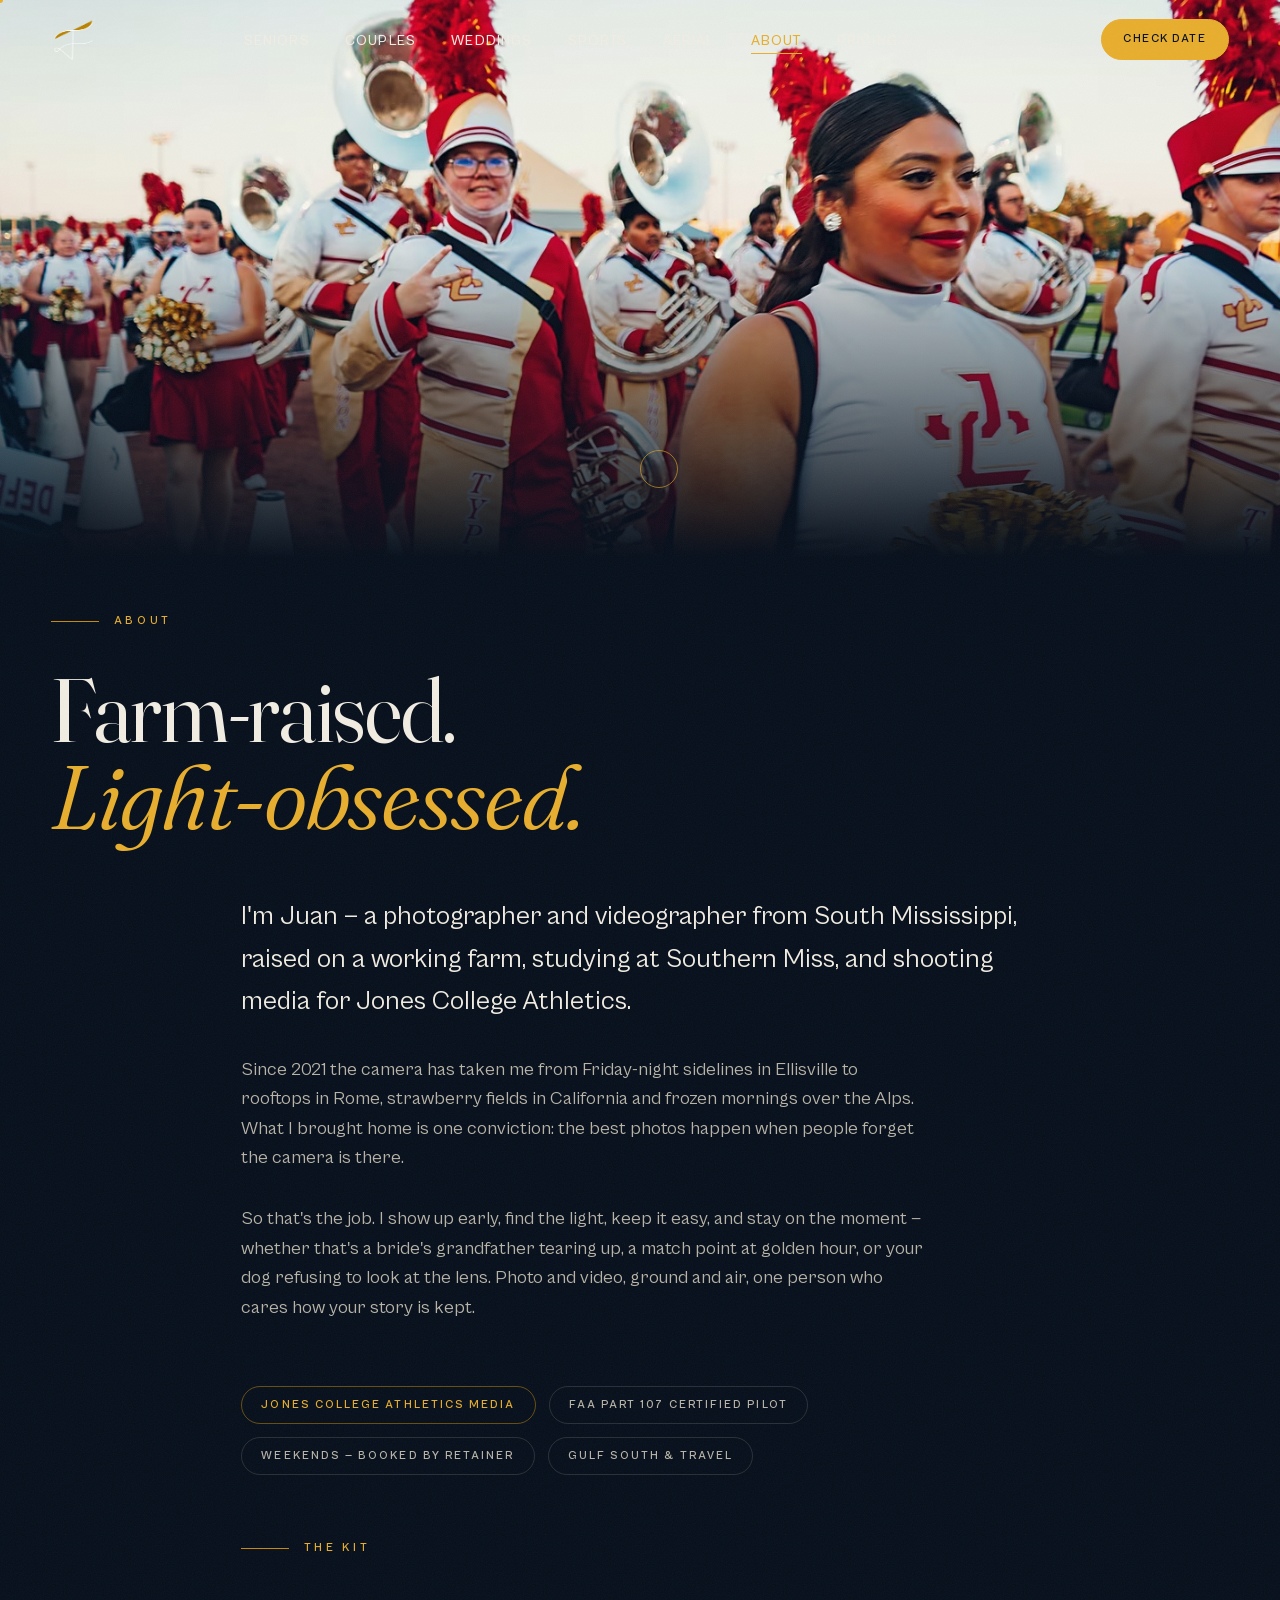
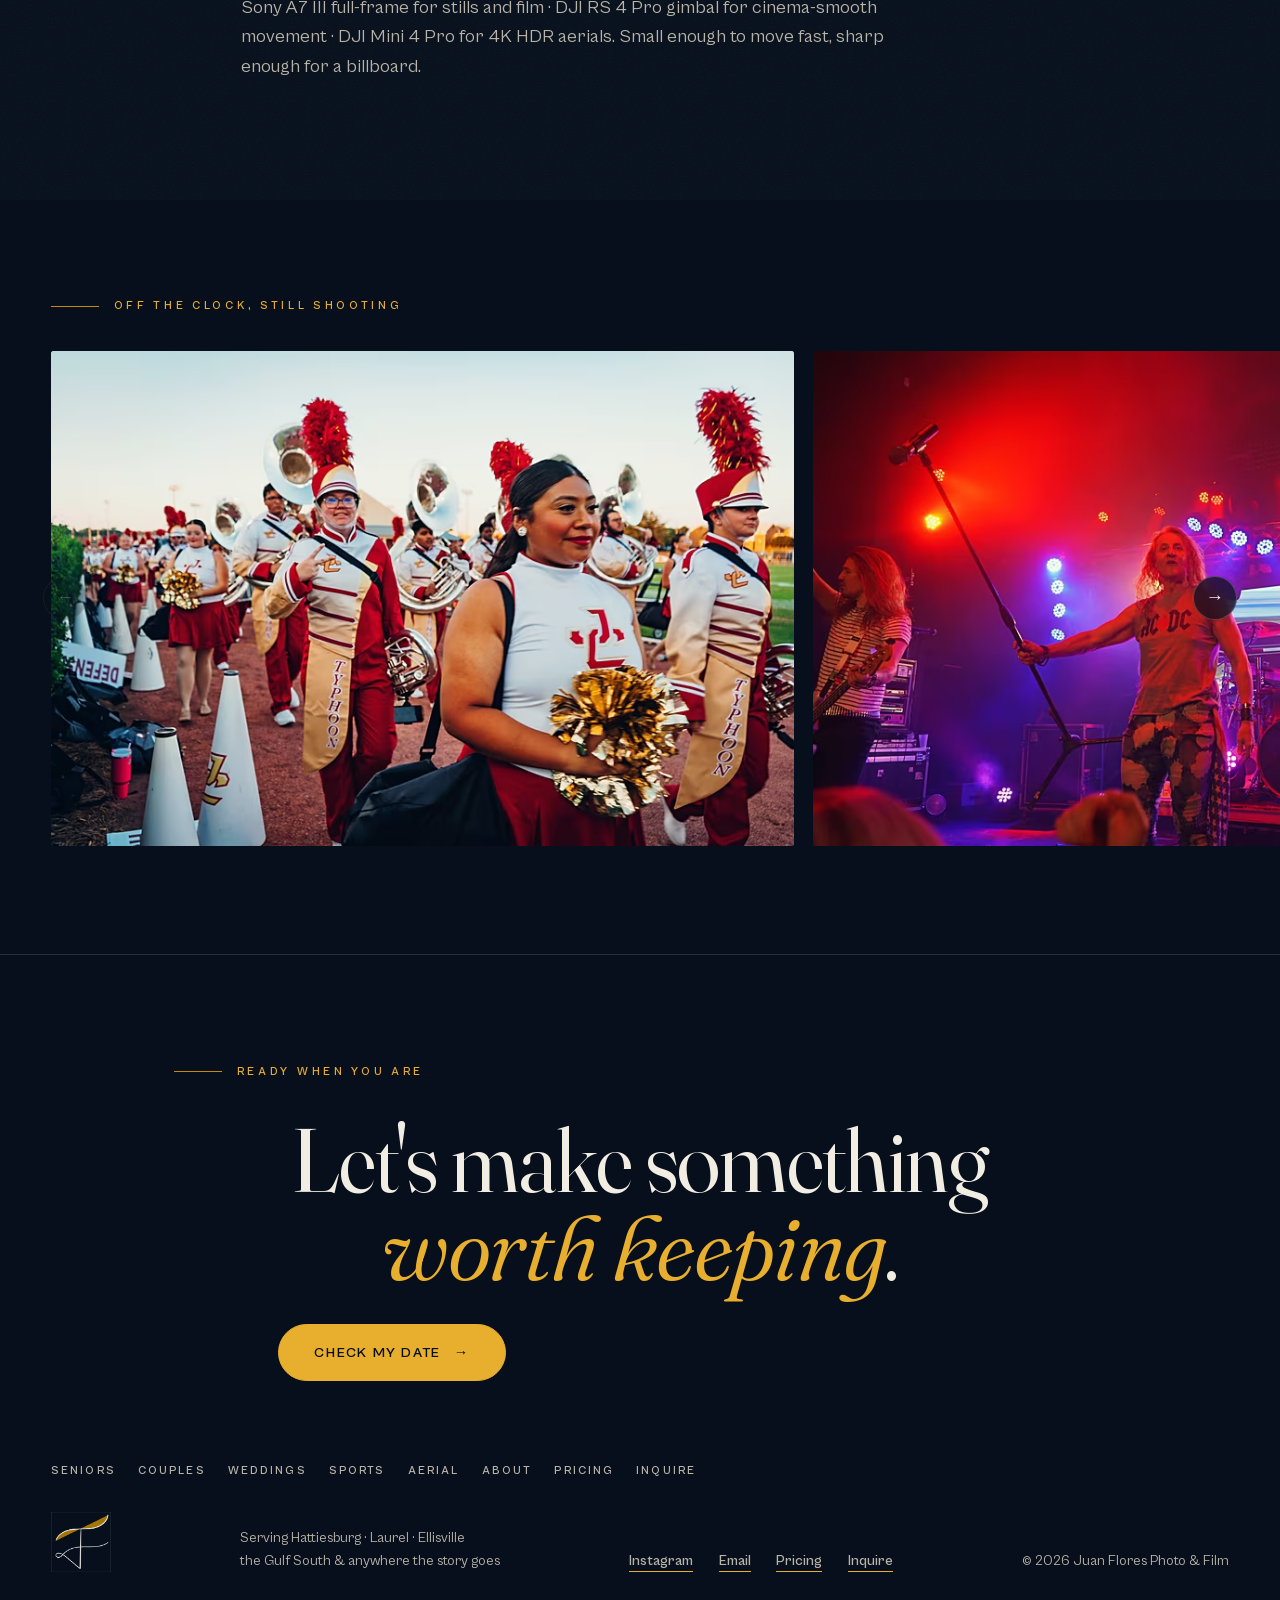
<file: about.html>
<!doctype html>
<html lang="en">
<head>
<meta charset="utf-8">
<meta name="viewport" content="width=device-width, initial-scale=1">
<title>About Juan Flores — Photographer &amp; Videographer, Hattiesburg MS</title>
<meta name="description" content="Juan Flores is a South Mississippi photographer and videographer shooting seniors, couples, weddings, sports and aerial — raised on a farm, at home everywhere.">
<meta name="theme-color" content="#060f1b">
<meta name="author" content="Juan Flores">
<meta name="geo.region" content="US-MS">
<meta name="geo.placename" content="Hattiesburg">
<link rel="canonical" href="https://jkl5713-bot.github.io/jf-photography/about.html">
<meta property="og:site_name" content="Juan Flores Photo &amp; Film">
<meta property="og:locale" content="en_US">
<meta property="og:title" content="About Juan Flores — Photographer &amp; Videographer, Hattiesburg MS">
<meta property="og:description" content="Juan Flores is a South Mississippi photographer and videographer shooting seniors, couples, weddings, sports and aerial — raised on a farm, at home everywhere.">
<meta property="og:type" content="website">
<meta property="og:url" content="https://jkl5713-bot.github.io/jf-photography/about.html">
<meta property="og:image" content="https://jkl5713-bot.github.io/jf-photography/assets/img/hero/golden-hour-tennis-serve-ellisville-ms-1200.jpg">
<meta property="og:image:width" content="1200">
<meta property="og:image:height" content="800">
<meta name="twitter:card" content="summary_large_image">
<meta name="twitter:title" content="About Juan Flores — Photographer &amp; Videographer, Hattiesburg MS">
<meta name="twitter:description" content="Juan Flores is a South Mississippi photographer and videographer shooting seniors, couples, weddings, sports and aerial — raised on a farm, at home everywhere.">
<meta name="twitter:image" content="https://jkl5713-bot.github.io/jf-photography/assets/img/hero/golden-hour-tennis-serve-ellisville-ms-1200.jpg">
<link rel="icon" href="assets/brand/favicon.png">
<link rel="apple-touch-icon" href="assets/brand/favicon.png">
<link rel="preload" href="assets/fonts/fraunces-3.woff2" as="font" type="font/woff2" crossorigin>
<link rel="preload" href="assets/fonts/CabinetGrotesk-Variable.woff2" as="font" type="font/woff2" crossorigin>
<link rel="preload" as="image" type="image/avif" imagesrcset="assets/img/about/marching-band-golden-hour-1600.avif 1600w, assets/img/about/marching-band-golden-hour-800.avif 800w" imagesizes="100vw">
<link rel="stylesheet" href="css/fonts.css">
<link rel="stylesheet" href="css/main.css">
<script src="js/main.js" defer></script>
<script src="js/gallery.js" defer></script>
</head>
<body>

<a class="skip" href="#main">Skip to content</a>
<header class="nav">
  <a class="nav__logo" href="index.html" aria-label="JF — home">
    <img src="assets/brand/jf-white.png" alt="JF monogram — Juan Flores Photo &amp; Film">
  </a>
  <nav aria-label="Primary">
    <ul class="nav__links" id="primary-nav">
      <li><a href="seniors.html">Seniors</a></li>
      <li><a href="couples.html">Couples</a></li>
      <li><a href="weddings.html">Weddings</a></li>
      <li><a href="sports.html">Sports</a></li>
      <li><a href="aerial.html">Aerial</a></li>
      <li><a href="about.html" aria-current="page">About</a></li>
      <li><a href="pricing.html">Pricing</a></li>
      <li><a href="inquire.html">Inquire</a></li>
    </ul>
  </nav>
  <a class="btn btn--solid nav__cta" href="inquire.html">Check date</a>
  <button class="nav__toggle" aria-expanded="false" aria-controls="primary-nav" aria-label="Open menu">Menu</button>
</header>

<main id="main">
  <section class="banner parallax">
    <!-- GALLERY:banner-about -->
<picture>
  <source type="image/avif" srcset="assets/img/about/marching-band-golden-hour-1600.avif 1600w, assets/img/about/marching-band-golden-hour-800.avif 800w" sizes="100vw">
  <img src="assets/img/about/marching-band-golden-hour-1600.jpg" srcset="assets/img/about/marching-band-golden-hour-1600.jpg 1600w, assets/img/about/marching-band-golden-hour-800.jpg 800w" sizes="100vw"
    width="6000" height="4000" fetchpriority="high" alt="Golden-hour marching band with crimson plumes and sousaphones">
</picture>
<!-- /GALLERY:banner-about -->
  </section>
  <div class="wrap" style="padding-block:clamp(2.5rem,6vh,4rem)">
    <p class="eyebrow reveal">About</p>
    <h1 class="reveal" style="font-size:var(--text-2xl);max-width:16ch">Farm-raised. <em>Light-obsessed.</em></h1>
  </div>
  <section class="wrap" style="max-width:900px;margin-inline:auto;padding-bottom:var(--section)">
    <p class="reveal" style="font-size:var(--text-lg)">I'm Juan — a photographer and videographer from South Mississippi, raised on a working farm, studying at Southern Miss, and shooting media for Jones College Athletics.</p>
    <p class="dim mt-2 reveal">Since 2021 the camera has taken me from Friday-night sidelines in Ellisville to rooftops in Rome, strawberry fields in California and frozen mornings over the Alps. What I brought home is one conviction: the best photos happen when people forget the camera is there.</p>
    <p class="dim mt-2 reveal">So that's the job. I show up early, find the light, keep it easy, and stay on the moment — whether that's a bride's grandfather tearing up, a match point at golden hour, or your dog refusing to look at the lens. Photo and video, ground and air, one person who cares how your story is kept.</p>
    <div class="badges mt-4 reveal">
      <span class="badge gold">Jones College Athletics media</span>
      <span class="badge">FAA Part 107 certified pilot</span>
      <span class="badge">Weekends — booked by retainer</span>
      <span class="badge">Gulf South &amp; travel</span>
    </div>
    <p class="eyebrow reveal" style="margin-top:4rem">The kit</p>
    <p class="dim reveal">Sony A7 III full-frame for stills and film · DJI RS 4 Pro gimbal for cinema-smooth movement · DJI Mini 4 Pro for 4K HDR aerials. Small enough to move fast, sharp enough for a billboard.</p>
  </section>
  <section class="section strip-stage">
    <div class="wrap"><p class="eyebrow reveal">Off the clock, still shooting</p></div>
    <div class="strip" data-lightbox>
      <div class="strip__track">
        <!-- GALLERY:about-strip -->
<figure class="reveal" data-full="assets/img/about/marching-band-golden-hour-1600.jpg"
  style="aspect-ratio:6000/4000;background-image:url('[data-uri]')">
  <picture>
    <source type="image/avif" srcset="assets/img/about/marching-band-golden-hour-1600.avif 1600w, assets/img/about/marching-band-golden-hour-800.avif 800w" sizes="50vh">
    <img src="assets/img/about/marching-band-golden-hour-1600.jpg" srcset="assets/img/about/marching-band-golden-hour-1600.jpg 1600w, assets/img/about/marching-band-golden-hour-800.jpg 800w" sizes="50vh"
      width="6000" height="4000" loading="lazy" decoding="async"
      alt="Golden-hour marching band with crimson plumes and sousaphones">
  </picture>
  <figcaption>Ellisville, MS — Game day</figcaption>
</figure>
<figure class="reveal" data-full="assets/img/about/concert-frontman-red-haze-1600.jpg"
  style="aspect-ratio:6000/4000;background-image:url('[data-uri]')">
  <picture>
    <source type="image/avif" srcset="assets/img/about/concert-frontman-red-haze-1600.avif 1600w, assets/img/about/concert-frontman-red-haze-800.avif 800w" sizes="50vh">
    <img src="assets/img/about/concert-frontman-red-haze-1600.jpg" srcset="assets/img/about/concert-frontman-red-haze-1600.jpg 1600w, assets/img/about/concert-frontman-red-haze-800.jpg 800w" sizes="50vh"
      width="6000" height="4000" loading="lazy" decoding="async"
      alt="Frontman extending his mic stand over the crowd in red haze">
  </picture>
  <figcaption>Live music '23</figcaption>
</figure>
<figure class="reveal" data-full="assets/img/about/colosseum-interior-rome-1600.jpg"
  style="aspect-ratio:6000/4000;background-image:url('[data-uri]')">
  <picture>
    <source type="image/avif" srcset="assets/img/about/colosseum-interior-rome-1600.avif 1600w, assets/img/about/colosseum-interior-rome-800.avif 800w" sizes="50vh">
    <img src="assets/img/about/colosseum-interior-rome-1600.jpg" srcset="assets/img/about/colosseum-interior-rome-1600.jpg 1600w, assets/img/about/colosseum-interior-rome-800.jpg 800w" sizes="50vh"
      width="6000" height="4000" loading="lazy" decoding="async"
      alt="Sunlit tiers of the Colosseum against a deep blue sky">
  </picture>
  <figcaption>Rome, Italy '22</figcaption>
</figure>
<figure class="reveal" data-full="assets/img/about/frenchie-forest-road-1600.jpg"
  style="aspect-ratio:6000/4000;background-image:url('[data-uri]')">
  <picture>
    <source type="image/avif" srcset="assets/img/about/frenchie-forest-road-1600.avif 1600w, assets/img/about/frenchie-forest-road-800.avif 800w" sizes="50vh">
    <img src="assets/img/about/frenchie-forest-road-1600.jpg" srcset="assets/img/about/frenchie-forest-road-1600.jpg 1600w, assets/img/about/frenchie-forest-road-800.jpg 800w" sizes="50vh"
      width="6000" height="4000" loading="lazy" decoding="async"
      alt="Blue-eyed French bulldog on a gravel forest road">
  </picture>
  <figcaption>Every client matters</figcaption>
</figure>
<figure class="reveal" data-full="assets/img/about/vegas-strip-fashion-1600.jpg"
  style="aspect-ratio:6000/4000;background-image:url('[data-uri]')">
  <picture>
    <source type="image/avif" srcset="assets/img/about/vegas-strip-fashion-1600.avif 1600w, assets/img/about/vegas-strip-fashion-800.avif 800w" sizes="50vh">
    <img src="assets/img/about/vegas-strip-fashion-1600.jpg" srcset="assets/img/about/vegas-strip-fashion-1600.jpg 1600w, assets/img/about/vegas-strip-fashion-800.jpg 800w" sizes="50vh"
      width="6000" height="4000" loading="lazy" decoding="async"
      alt="Fashion look-back on a Las Vegas Strip walkway">
  </picture>
  <figcaption>Las Vegas, NV '21</figcaption>
</figure>
<figure class="reveal" data-full="assets/img/about/beach-surf-laugh-1600.jpg"
  style="aspect-ratio:6000/4000;background-image:url('[data-uri]')">
  <picture>
    <source type="image/avif" srcset="assets/img/about/beach-surf-laugh-1600.avif 1600w, assets/img/about/beach-surf-laugh-800.avif 800w" sizes="50vh">
    <img src="assets/img/about/beach-surf-laugh-1600.jpg" srcset="assets/img/about/beach-surf-laugh-1600.jpg 1600w, assets/img/about/beach-surf-laugh-800.jpg 800w" sizes="50vh"
      width="6000" height="4000" loading="lazy" decoding="async"
      alt="Laughing in the churning white surf">
  </picture>
  <figcaption>Atlantic Coast '21</figcaption>
</figure>
<!-- /GALLERY:about-strip -->
      </div>
    </div>
  </section>
</main>
<footer class="footer">
  <div class="wrap">
    <div class="footer__cta">
      <p class="eyebrow" style="justify-content:center">Ready when you are</p>
      <h2 class="reveal">Let's make something <em>worth keeping</em>.</h2>
      <p class="mt-2"><a class="btn btn--solid" href="inquire.html">Check my date <span class="arrow">&rarr;</span></a></p>
    </div>
    <nav class="footer__map" aria-label="Site">
      <a href="seniors.html">Seniors</a>
      <a href="couples.html">Couples</a>
      <a href="weddings.html">Weddings</a>
      <a href="sports.html">Sports</a>
      <a href="aerial.html">Aerial</a>
      <a href="about.html">About</a>
      <a href="pricing.html">Pricing</a>
      <a href="inquire.html">Inquire</a>
    </nav>
    <div class="footer__grid">
      <img src="assets/brand/jf-white.png" alt="JF monogram">
      <p>Serving Hattiesburg · Laurel · Ellisville<br>the Gulf South &amp; anywhere the story goes</p>
      <div class="footer__links">
        <a class="link-line" href="https://www.instagram.com/j.f.official" target="_blank" rel="noopener">Instagram</a>
        <a class="link-line" href="mailto:jkl81694@gmail.com">Email</a>
        <a class="link-line" href="pricing.html">Pricing</a>
        <a class="link-line" href="inquire.html">Inquire</a>
      </div>
      <p>© <span data-year>2026</span> Juan Flores Photo &amp; Film</p>
    </div>
  </div>
</footer>

<div class="grain" aria-hidden="true"></div>
</body>
</html>
</file>
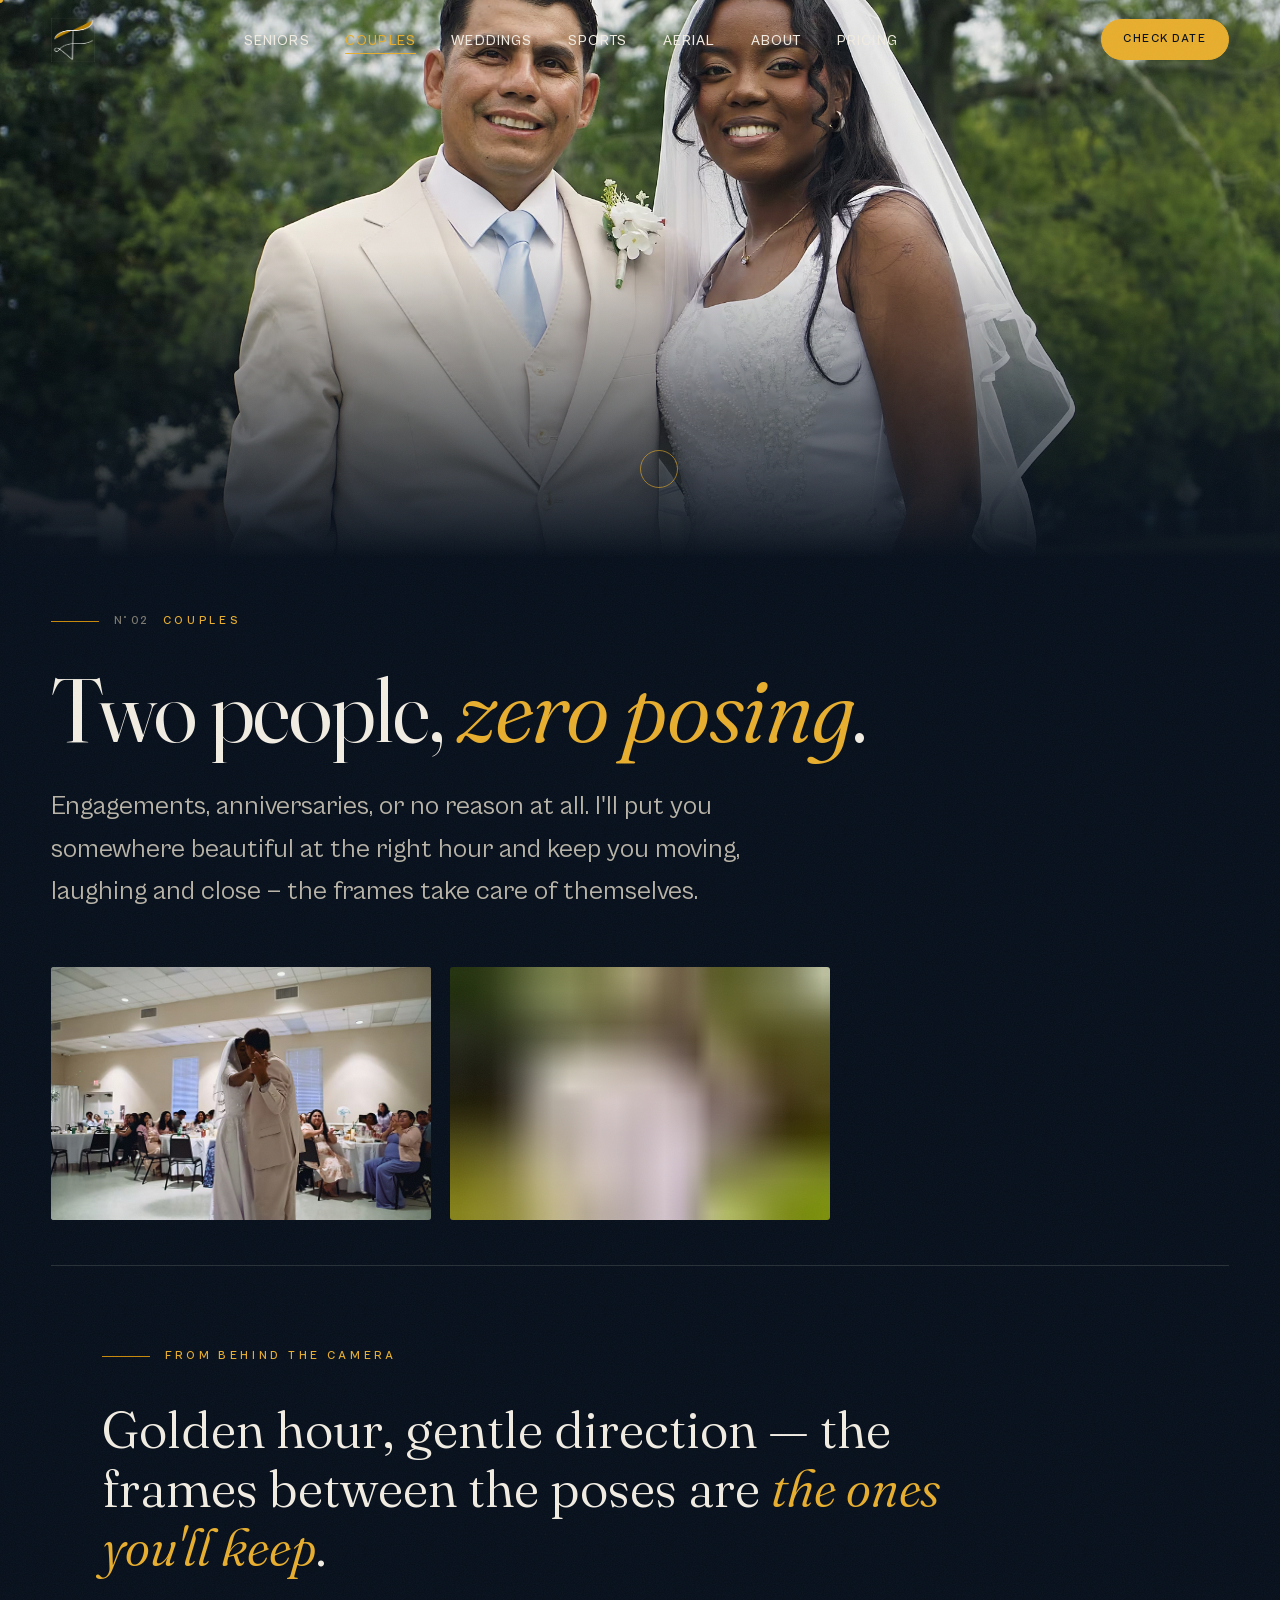
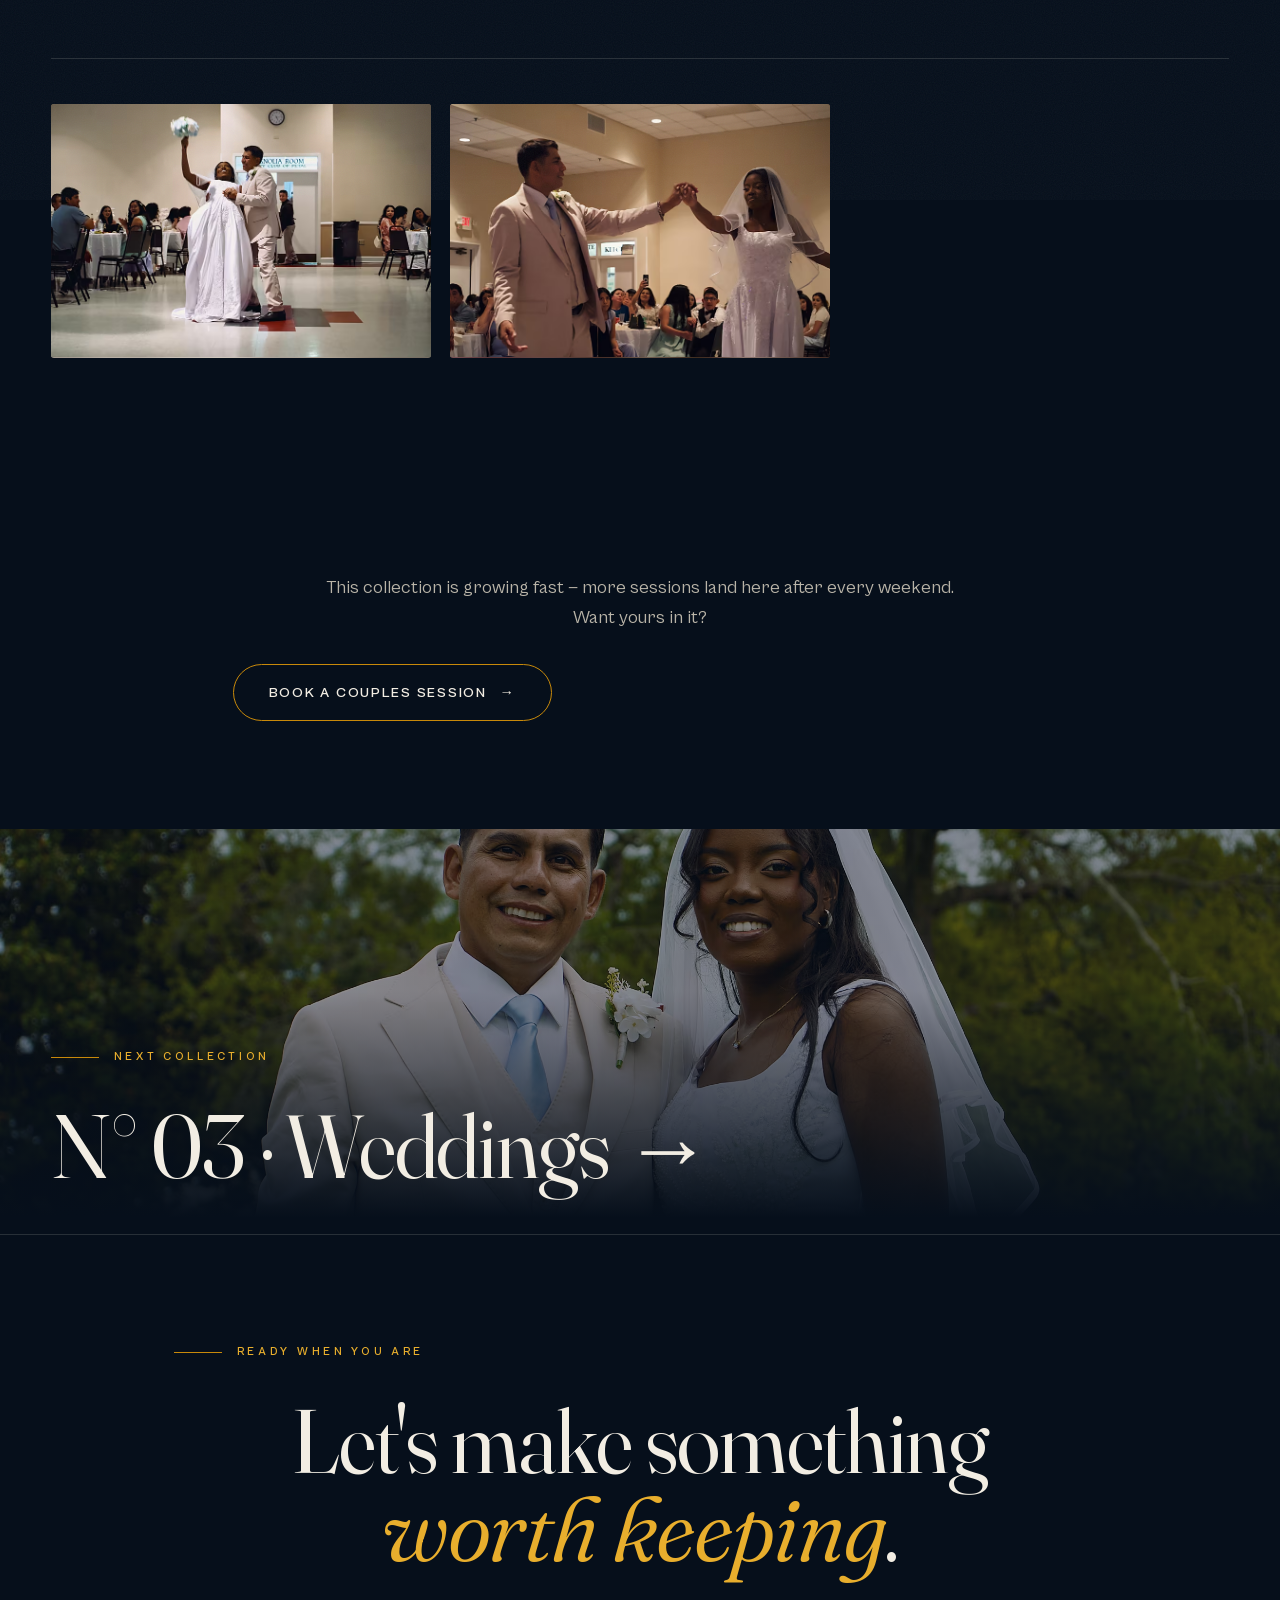
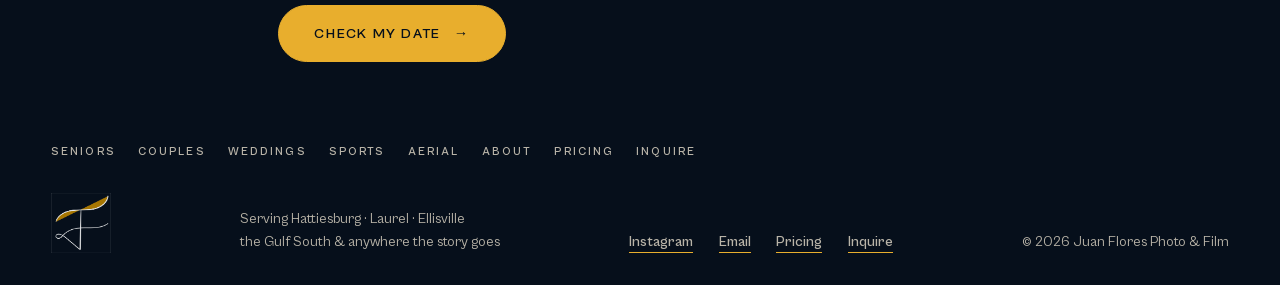
<file: couples.html>
<!doctype html>
<html lang="en">
<head>
<meta charset="utf-8">
<meta name="viewport" content="width=device-width, initial-scale=1">
<title>Couples &amp; Engagement Photographer — Hattiesburg, MS | Juan Flores</title>
<meta name="description" content="Couples and engagement photography in Hattiesburg, Laurel and Ellisville, Mississippi — honest, golden-hour storytelling for two.">
<meta name="theme-color" content="#060f1b">
<meta name="author" content="Juan Flores">
<meta name="geo.region" content="US-MS">
<meta name="geo.placename" content="Hattiesburg">
<link rel="canonical" href="https://jkl5713-bot.github.io/jf-photography/couples.html">
<meta property="og:site_name" content="Juan Flores Photo &amp; Film">
<meta property="og:locale" content="en_US">
<meta property="og:title" content="Couples &amp; Engagement Photographer — Hattiesburg, MS | Juan Flores">
<meta property="og:description" content="Couples and engagement photography in Hattiesburg, Laurel and Ellisville, Mississippi — honest, golden-hour storytelling for two.">
<meta property="og:type" content="website">
<meta property="og:url" content="https://jkl5713-bot.github.io/jf-photography/couples.html">
<meta property="og:image" content="https://jkl5713-bot.github.io/jf-photography/assets/img/hero/golden-hour-tennis-serve-ellisville-ms-1200.jpg">
<meta property="og:image:width" content="1200">
<meta property="og:image:height" content="800">
<meta name="twitter:card" content="summary_large_image">
<meta name="twitter:title" content="Couples &amp; Engagement Photographer — Hattiesburg, MS | Juan Flores">
<meta name="twitter:description" content="Couples and engagement photography in Hattiesburg, Laurel and Ellisville, Mississippi — honest, golden-hour storytelling for two.">
<meta name="twitter:image" content="https://jkl5713-bot.github.io/jf-photography/assets/img/hero/golden-hour-tennis-serve-ellisville-ms-1200.jpg">
<link rel="icon" href="assets/brand/favicon.png">
<link rel="apple-touch-icon" href="assets/brand/favicon.png">
<link rel="preload" href="assets/fonts/fraunces-3.woff2" as="font" type="font/woff2" crossorigin>
<link rel="preload" href="assets/fonts/CabinetGrotesk-Variable.woff2" as="font" type="font/woff2" crossorigin>
<link rel="preload" as="image" type="image/avif" imagesrcset="assets/img/couples/couple-park-portrait-petal-ms-2400.avif 2400w, assets/img/couples/couple-park-portrait-petal-ms-1200.avif 1200w" imagesizes="100vw">
<link rel="stylesheet" href="css/fonts.css">
<link rel="stylesheet" href="css/main.css">
<script src="js/main.js" defer></script>
<script src="js/gallery.js" defer></script>
</head>
<body>

<a class="skip" href="#main">Skip to content</a>
<header class="nav">
  <a class="nav__logo" href="index.html" aria-label="JF — home">
    <img src="assets/brand/jf-white.png" alt="JF monogram — Juan Flores Photo &amp; Film">
  </a>
  <nav aria-label="Primary">
    <ul class="nav__links" id="primary-nav">
      <li><a href="seniors.html">Seniors</a></li>
      <li><a href="couples.html" aria-current="page">Couples</a></li>
      <li><a href="weddings.html">Weddings</a></li>
      <li><a href="sports.html">Sports</a></li>
      <li><a href="aerial.html">Aerial</a></li>
      <li><a href="about.html">About</a></li>
      <li><a href="pricing.html">Pricing</a></li>
      <li><a href="inquire.html">Inquire</a></li>
    </ul>
  </nav>
  <a class="btn btn--solid nav__cta" href="inquire.html">Check date</a>
  <button class="nav__toggle" aria-expanded="false" aria-controls="primary-nav" aria-label="Open menu">Menu</button>
</header>

<main id="main">
  <section class="banner parallax">
    <!-- GALLERY:banner-couples -->
<picture>
  <source type="image/avif" srcset="assets/img/couples/couple-park-portrait-petal-ms-2400.avif 2400w, assets/img/couples/couple-park-portrait-petal-ms-1200.avif 1200w" sizes="100vw">
  <img src="assets/img/couples/couple-park-portrait-petal-ms-2400.jpg" srcset="assets/img/couples/couple-park-portrait-petal-ms-2400.jpg 2400w, assets/img/couples/couple-park-portrait-petal-ms-1200.jpg 1200w" sizes="100vw"
    width="6000" height="4000" fetchpriority="high" alt="Newlywed couple smiling together under the oaks — Petal, MS">
</picture>
<!-- /GALLERY:banner-couples -->
  </section>
  <div class="wrap" style="padding-block:clamp(2.5rem,6vh,4rem)">
    <p class="eyebrow reveal"><span class="num">N° 02</span> Couples</p>
    <h1 class="reveal" style="font-size:var(--text-2xl);max-width:16ch">Two people, <em>zero posing</em>.</h1>
    <p class="lede dim reveal mt-2" style="--d:.15s;font-size:var(--text-lg);max-width:48ch">Engagements, anniversaries, or no reason at all. I'll put you somewhere beautiful at the right hour and keep you moving, laughing and close — the frames take care of themselves.</p>
  </div>
  <section id="frames" class="wrap" style="padding-bottom:var(--section)">
    <div class="masonry" data-lightbox>
      <!-- GALLERY:couples -->
<figure class="reveal" data-full="assets/img/weddings/wedding-first-dance-kiss-1600.jpg"
  style="aspect-ratio:12000/8000;background-image:url('[data-uri]')">
  <picture>
    <source type="image/avif" srcset="assets/img/weddings/wedding-first-dance-kiss-1600.avif 1600w, assets/img/weddings/wedding-first-dance-kiss-800.avif 800w" sizes="(max-width: 700px) 96vw, (max-width: 1100px) 46vw, 31vw">
    <img src="assets/img/weddings/wedding-first-dance-kiss-1600.jpg" srcset="assets/img/weddings/wedding-first-dance-kiss-1600.jpg 1600w, assets/img/weddings/wedding-first-dance-kiss-800.jpg 800w" sizes="(max-width: 700px) 96vw, (max-width: 1100px) 46vw, 31vw"
      width="12000" height="8000" loading="lazy" decoding="async"
      alt="First-dance kiss as seated guests look on">
  </picture>
  <figcaption>Petal, MS — First dance '26</figcaption>
</figure>
<figure class="reveal" data-full="assets/img/weddings/bride-groom-portrait-petal-ms-2400.jpg"
  style="aspect-ratio:11584/7722;background-image:url('[data-uri]')">
  <picture>
    <source type="image/avif" srcset="assets/img/weddings/bride-groom-portrait-petal-ms-2400.avif 2400w, assets/img/weddings/bride-groom-portrait-petal-ms-1200.avif 1200w" sizes="(max-width: 700px) 96vw, (max-width: 1100px) 46vw, 31vw">
    <img src="assets/img/weddings/bride-groom-portrait-petal-ms-2400.jpg" srcset="assets/img/weddings/bride-groom-portrait-petal-ms-2400.jpg 2400w, assets/img/weddings/bride-groom-portrait-petal-ms-1200.jpg 1200w" sizes="(max-width: 700px) 96vw, (max-width: 1100px) 46vw, 31vw"
      width="11584" height="7722" loading="lazy" decoding="async"
      alt="Bride and groom beaming shoulder to shoulder — Petal, MS wedding">
  </picture>
  <figcaption>Petal, MS — A &amp; C '26</figcaption>
</figure>
<aside class="interlude"><div class="wrap"><p class="eyebrow">From behind the camera</p><p class="interlude__line">Golden hour, gentle direction — the frames between the poses are <em>the ones you'll keep</em>.</p></div></aside>
<figure class="reveal" data-full="assets/img/weddings/wedding-grand-entrance-bouquet-1600.jpg"
  style="aspect-ratio:11674/7782;background-image:url('[data-uri]')">
  <picture>
    <source type="image/avif" srcset="assets/img/weddings/wedding-grand-entrance-bouquet-1600.avif 1600w, assets/img/weddings/wedding-grand-entrance-bouquet-800.avif 800w" sizes="(max-width: 700px) 96vw, (max-width: 1100px) 46vw, 31vw">
    <img src="assets/img/weddings/wedding-grand-entrance-bouquet-1600.jpg" srcset="assets/img/weddings/wedding-grand-entrance-bouquet-1600.jpg 1600w, assets/img/weddings/wedding-grand-entrance-bouquet-800.jpg 800w" sizes="(max-width: 700px) 96vw, (max-width: 1100px) 46vw, 31vw"
      width="11674" height="7782" loading="lazy" decoding="async"
      alt="Bride throws her bouquet arm skyward during the grand entrance">
  </picture>
  <figcaption>Petal, MS — Grand entrance '26</figcaption>
</figure>
<figure class="reveal" data-full="assets/img/weddings/wedding-first-dance-guests-1600.jpg"
  style="aspect-ratio:6000/4000;background-image:url('[data-uri]')">
  <picture>
    <source type="image/avif" srcset="assets/img/weddings/wedding-first-dance-guests-1600.avif 1600w, assets/img/weddings/wedding-first-dance-guests-800.avif 800w" sizes="(max-width: 700px) 96vw, (max-width: 1100px) 46vw, 31vw">
    <img src="assets/img/weddings/wedding-first-dance-guests-1600.jpg" srcset="assets/img/weddings/wedding-first-dance-guests-1600.jpg 1600w, assets/img/weddings/wedding-first-dance-guests-800.jpg 800w" sizes="(max-width: 700px) 96vw, (max-width: 1100px) 46vw, 31vw"
      width="6000" height="4000" loading="lazy" decoding="async"
      alt="First dance with the couple's guests circled around">
  </picture>
  <figcaption>Petal, MS — Reception '26</figcaption>
</figure>
<!-- /GALLERY:couples -->
    </div>
  </section>
  <section class="section wrap center">
    <p class="dim reveal" style="margin-inline:auto">This collection is growing fast — more sessions land here after every weekend.<br>Want yours in it?</p>
    <p class="mt-2 reveal"><a class="btn" href="inquire.html">Book a couples session <span class="arrow">&rarr;</span></a></p>
  </section>
  <a class="next-col" href="weddings.html">
    <picture>
      <source type="image/avif" srcset="assets/img/weddings/bride-groom-portrait-petal-ms-2400.avif 2400w, assets/img/weddings/bride-groom-portrait-petal-ms-1200.avif 1200w" sizes="100vw">
      <img src="assets/img/weddings/bride-groom-portrait-petal-ms-2400.jpg" srcset="assets/img/weddings/bride-groom-portrait-petal-ms-2400.jpg 2400w, assets/img/weddings/bride-groom-portrait-petal-ms-1200.jpg 1200w" sizes="100vw"
        width="11584" height="7722" loading="lazy" decoding="async" alt="">
    </picture>
    <div class="next-col__text">
      <p class="eyebrow">Next collection</p>
      <h2>N° 03 · Weddings <span class="arrow">&rarr;</span></h2>
    </div>
  </a>
</main>

<footer class="footer">
  <div class="wrap">
    <div class="footer__cta">
      <p class="eyebrow" style="justify-content:center">Ready when you are</p>
      <h2 class="reveal">Let's make something <em>worth keeping</em>.</h2>
      <p class="mt-2"><a class="btn btn--solid" href="inquire.html">Check my date <span class="arrow">&rarr;</span></a></p>
    </div>
    <nav class="footer__map" aria-label="Site">
      <a href="seniors.html">Seniors</a>
      <a href="couples.html">Couples</a>
      <a href="weddings.html">Weddings</a>
      <a href="sports.html">Sports</a>
      <a href="aerial.html">Aerial</a>
      <a href="about.html">About</a>
      <a href="pricing.html">Pricing</a>
      <a href="inquire.html">Inquire</a>
    </nav>
    <div class="footer__grid">
      <img src="assets/brand/jf-white.png" alt="JF monogram">
      <p>Serving Hattiesburg · Laurel · Ellisville<br>the Gulf South &amp; anywhere the story goes</p>
      <div class="footer__links">
        <a class="link-line" href="https://www.instagram.com/j.f.official" target="_blank" rel="noopener">Instagram</a>
        <a class="link-line" href="mailto:jkl81694@gmail.com">Email</a>
        <a class="link-line" href="pricing.html">Pricing</a>
        <a class="link-line" href="inquire.html">Inquire</a>
      </div>
      <p>© <span data-year>2026</span> Juan Flores Photo &amp; Film</p>
    </div>
  </div>
</footer>

<div class="grain" aria-hidden="true"></div>
</body>
</html>
</file>
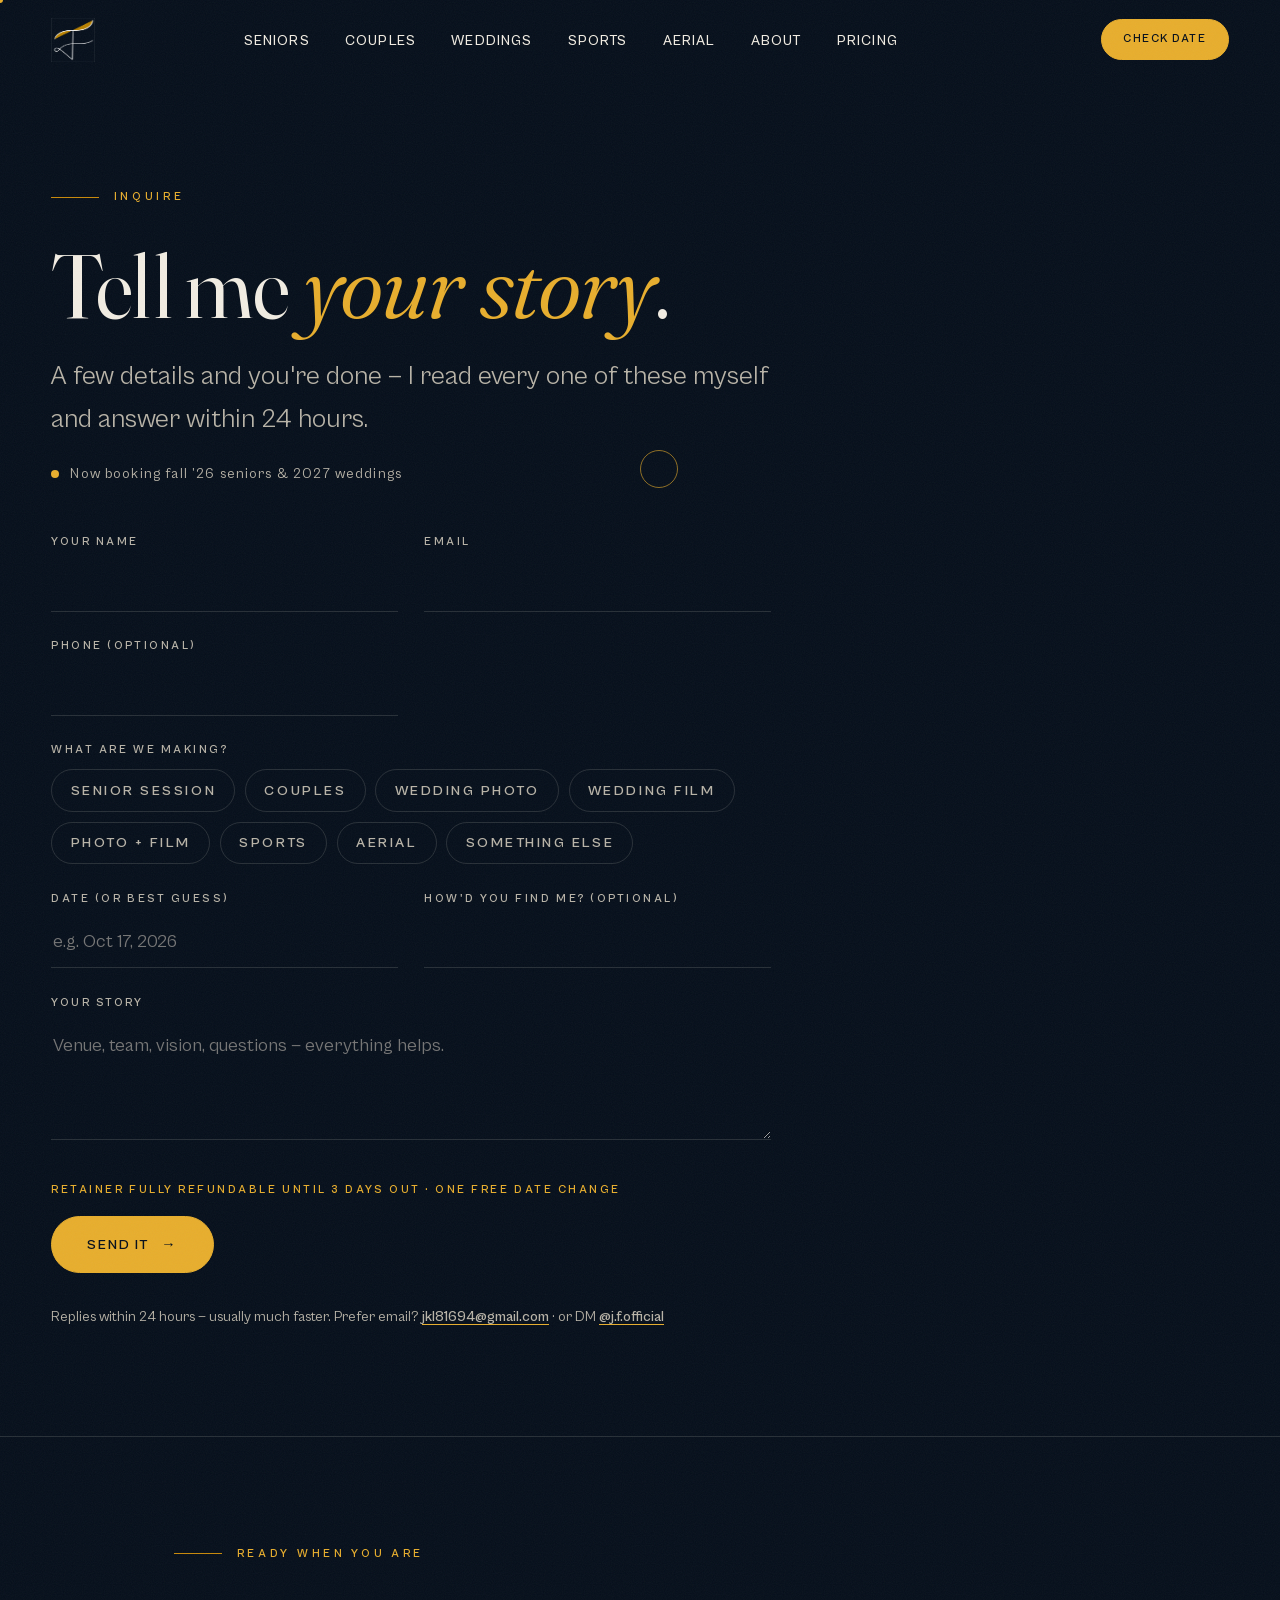
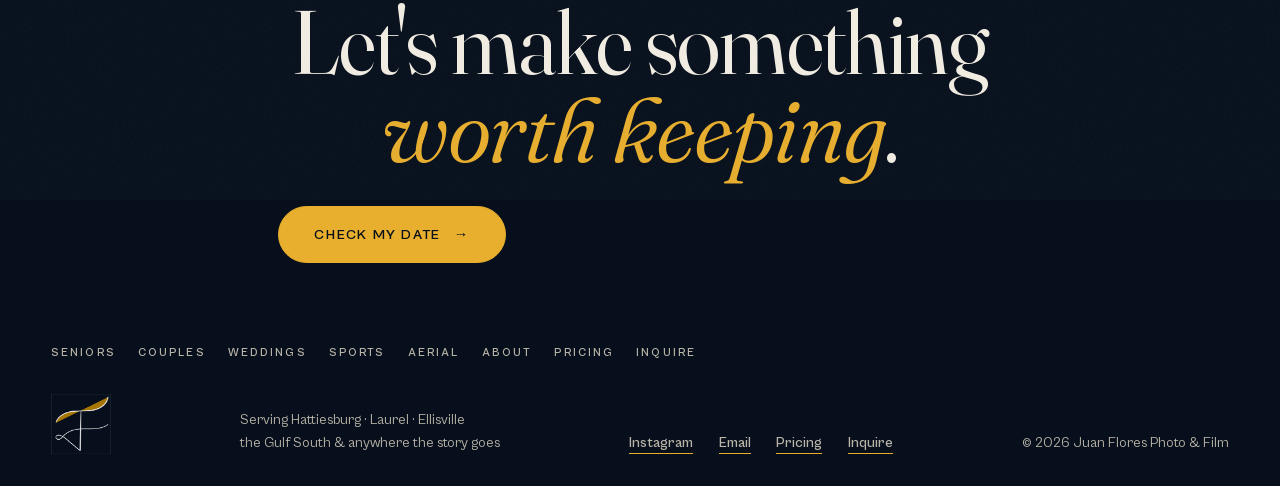
<file: inquire.html>
<!doctype html>
<html lang="en">
<head>
<meta charset="utf-8">
<meta name="viewport" content="width=device-width, initial-scale=1">
<title>Inquire — Check Your Date | Juan Flores Photo &amp; Film, Hattiesburg MS</title>
<meta name="description" content="Check availability for senior sessions, couples, weddings, sports coverage and drone work in Hattiesburg, Laurel and Ellisville, Mississippi.">
<meta name="theme-color" content="#060f1b">
<meta name="author" content="Juan Flores">
<meta name="geo.region" content="US-MS">
<meta name="geo.placename" content="Hattiesburg">
<link rel="canonical" href="https://jkl5713-bot.github.io/jf-photography/inquire.html">
<meta property="og:site_name" content="Juan Flores Photo &amp; Film">
<meta property="og:locale" content="en_US">
<meta property="og:title" content="Inquire — Check Your Date | Juan Flores Photo &amp; Film, Hattiesburg MS">
<meta property="og:description" content="Check availability for senior sessions, couples, weddings, sports coverage and drone work in Hattiesburg, Laurel and Ellisville, Mississippi.">
<meta property="og:type" content="website">
<meta property="og:url" content="https://jkl5713-bot.github.io/jf-photography/inquire.html">
<meta property="og:image" content="https://jkl5713-bot.github.io/jf-photography/assets/img/hero/golden-hour-tennis-serve-ellisville-ms-1200.jpg">
<meta property="og:image:width" content="1200">
<meta property="og:image:height" content="800">
<meta name="twitter:card" content="summary_large_image">
<meta name="twitter:title" content="Inquire — Check Your Date | Juan Flores Photo &amp; Film, Hattiesburg MS">
<meta name="twitter:description" content="Check availability for senior sessions, couples, weddings, sports coverage and drone work in Hattiesburg, Laurel and Ellisville, Mississippi.">
<meta name="twitter:image" content="https://jkl5713-bot.github.io/jf-photography/assets/img/hero/golden-hour-tennis-serve-ellisville-ms-1200.jpg">
<link rel="icon" href="assets/brand/favicon.png">
<link rel="apple-touch-icon" href="assets/brand/favicon.png">
<link rel="preload" href="assets/fonts/fraunces-3.woff2" as="font" type="font/woff2" crossorigin>
<link rel="preload" href="assets/fonts/CabinetGrotesk-Variable.woff2" as="font" type="font/woff2" crossorigin>
<link rel="stylesheet" href="css/fonts.css">
<link rel="stylesheet" href="css/main.css">
<script src="js/main.js" defer></script>
<script src="js/gallery.js" defer></script>
</head>
<body>

<a class="skip" href="#main">Skip to content</a>
<header class="nav">
  <a class="nav__logo" href="index.html" aria-label="JF — home">
    <img src="assets/brand/jf-white.png" alt="JF monogram — Juan Flores Photo &amp; Film">
  </a>
  <nav aria-label="Primary">
    <ul class="nav__links" id="primary-nav">
      <li><a href="seniors.html">Seniors</a></li>
      <li><a href="couples.html">Couples</a></li>
      <li><a href="weddings.html">Weddings</a></li>
      <li><a href="sports.html">Sports</a></li>
      <li><a href="aerial.html">Aerial</a></li>
      <li><a href="about.html">About</a></li>
      <li><a href="pricing.html">Pricing</a></li>
      <li><a href="inquire.html" aria-current="page">Inquire</a></li>
    </ul>
  </nav>
  <a class="btn btn--solid nav__cta" href="inquire.html">Check date</a>
  <button class="nav__toggle" aria-expanded="false" aria-controls="primary-nav" aria-label="Open menu">Menu</button>
</header>

<main id="main">
  <div class="wrap page-hero">
    <p class="eyebrow reveal">Inquire</p>
    <h1 class="reveal">Tell me <em>your story</em>.</h1>
    <p class="lede reveal" style="--d:.15s">A few details and you're done — I read every one of these myself and answer within 24 hours.</p>
    <p class="avail reveal" style="--d:.25s"><span class="avail__dot" aria-hidden="true"></span><span data-avail></span></p>
  </div>
  <section class="wrap" style="padding-bottom:var(--section)">
    <form class="form reveal" action="https://formsubmit.co/jkl81694@gmail.com" method="POST">
      <input type="hidden" name="_subject" value="New inquiry — jf photo &amp; film website">
      <input type="hidden" name="_next" value="https://jkl5713-bot.github.io/jf-photography/thanks.html">
      <input type="hidden" name="_autoresponse" value="Got it — your inquiry is in my inbox. I read every one of these myself and I'll reply within 24 hours, usually much faster. If your date is flexible, say so in your reply and I'll send options. — Juan, JF Photo &amp; Film">
      <input type="text" name="_honey" style="display:none" tabindex="-1" autocomplete="off">
      <div class="row">
        <div class="field"><label for="f-name">Your name</label><input id="f-name" name="name" type="text" required autocomplete="name"></div>
        <div class="field"><label for="f-email">Email</label><input id="f-email" name="email" type="email" required autocomplete="email"></div>
      </div>
      <div class="row">
        <div class="field"><label for="f-phone">Phone <span class="dim">(optional)</span></label><input id="f-phone" name="phone" type="tel" autocomplete="tel"></div>
      </div>
      <fieldset class="field" style="border:0">
        <legend style="font-size:var(--text-xs);font-weight:600;letter-spacing:.22em;text-transform:uppercase;color:var(--paper-dim);margin-bottom:.6rem">What are we making?</legend>
        <div class="pills">
          <label><input type="radio" name="session_type" value="Senior session" required><span>Senior session</span></label>
          <label><input type="radio" name="session_type" value="Couples / engagement"><span>Couples</span></label>
          <label><input type="radio" name="session_type" value="Wedding — photo"><span>Wedding photo</span></label>
          <label><input type="radio" name="session_type" value="Wedding — film"><span>Wedding film</span></label>
          <label><input type="radio" name="session_type" value="Wedding — photo + film"><span>Photo + film</span></label>
          <label><input type="radio" name="session_type" value="Sports"><span>Sports</span></label>
          <label><input type="radio" name="session_type" value="Drone / aerial"><span>Aerial</span></label>
          <label><input type="radio" name="session_type" value="Something else"><span>Something else</span></label>
        </div>
      </fieldset>
      <div class="row">
        <div class="field"><label for="f-date">Date (or best guess)</label><input id="f-date" name="preferred_date" type="text" placeholder="e.g. Oct 17, 2026"></div>
        <div class="field"><label for="f-hear">How'd you find me? <span class="dim">(optional)</span></label><input id="f-hear" name="heard_from" type="text"></div>
      </div>
      <div class="field"><label for="f-msg">Your story</label><textarea id="f-msg" name="message" placeholder="Venue, team, vision, questions — everything helps." required></textarea></div>
      <div>
        <span class="assure" style="margin-bottom:1rem">Retainer fully refundable until 3 days out · one free date change</span>
        <button class="btn btn--solid" type="submit">Send it <span class="arrow">&rarr;</span></button>
        <p class="dim mt-2" style="font-size:var(--text-sm)">Replies within 24 hours — usually much faster. Prefer email? <a class="link-line" href="mailto:jkl81694@gmail.com">jkl81694@gmail.com</a> · or DM <a class="link-line" href="https://www.instagram.com/j.f.official" target="_blank" rel="noopener">@j.f.official</a></p>
      </div>
    </form>
  </section>
</main>
<footer class="footer">
  <div class="wrap">
    <div class="footer__cta">
      <p class="eyebrow" style="justify-content:center">Ready when you are</p>
      <h2 class="reveal">Let's make something <em>worth keeping</em>.</h2>
      <p class="mt-2"><a class="btn btn--solid" href="inquire.html">Check my date <span class="arrow">&rarr;</span></a></p>
    </div>
    <nav class="footer__map" aria-label="Site">
      <a href="seniors.html">Seniors</a>
      <a href="couples.html">Couples</a>
      <a href="weddings.html">Weddings</a>
      <a href="sports.html">Sports</a>
      <a href="aerial.html">Aerial</a>
      <a href="about.html">About</a>
      <a href="pricing.html">Pricing</a>
      <a href="inquire.html">Inquire</a>
    </nav>
    <div class="footer__grid">
      <img src="assets/brand/jf-white.png" alt="JF monogram">
      <p>Serving Hattiesburg · Laurel · Ellisville<br>the Gulf South &amp; anywhere the story goes</p>
      <div class="footer__links">
        <a class="link-line" href="https://www.instagram.com/j.f.official" target="_blank" rel="noopener">Instagram</a>
        <a class="link-line" href="mailto:jkl81694@gmail.com">Email</a>
        <a class="link-line" href="pricing.html">Pricing</a>
        <a class="link-line" href="inquire.html">Inquire</a>
      </div>
      <p>© <span data-year>2026</span> Juan Flores Photo &amp; Film</p>
    </div>
  </div>
</footer>

<div class="grain" aria-hidden="true"></div>
</body>
</html>
</file>
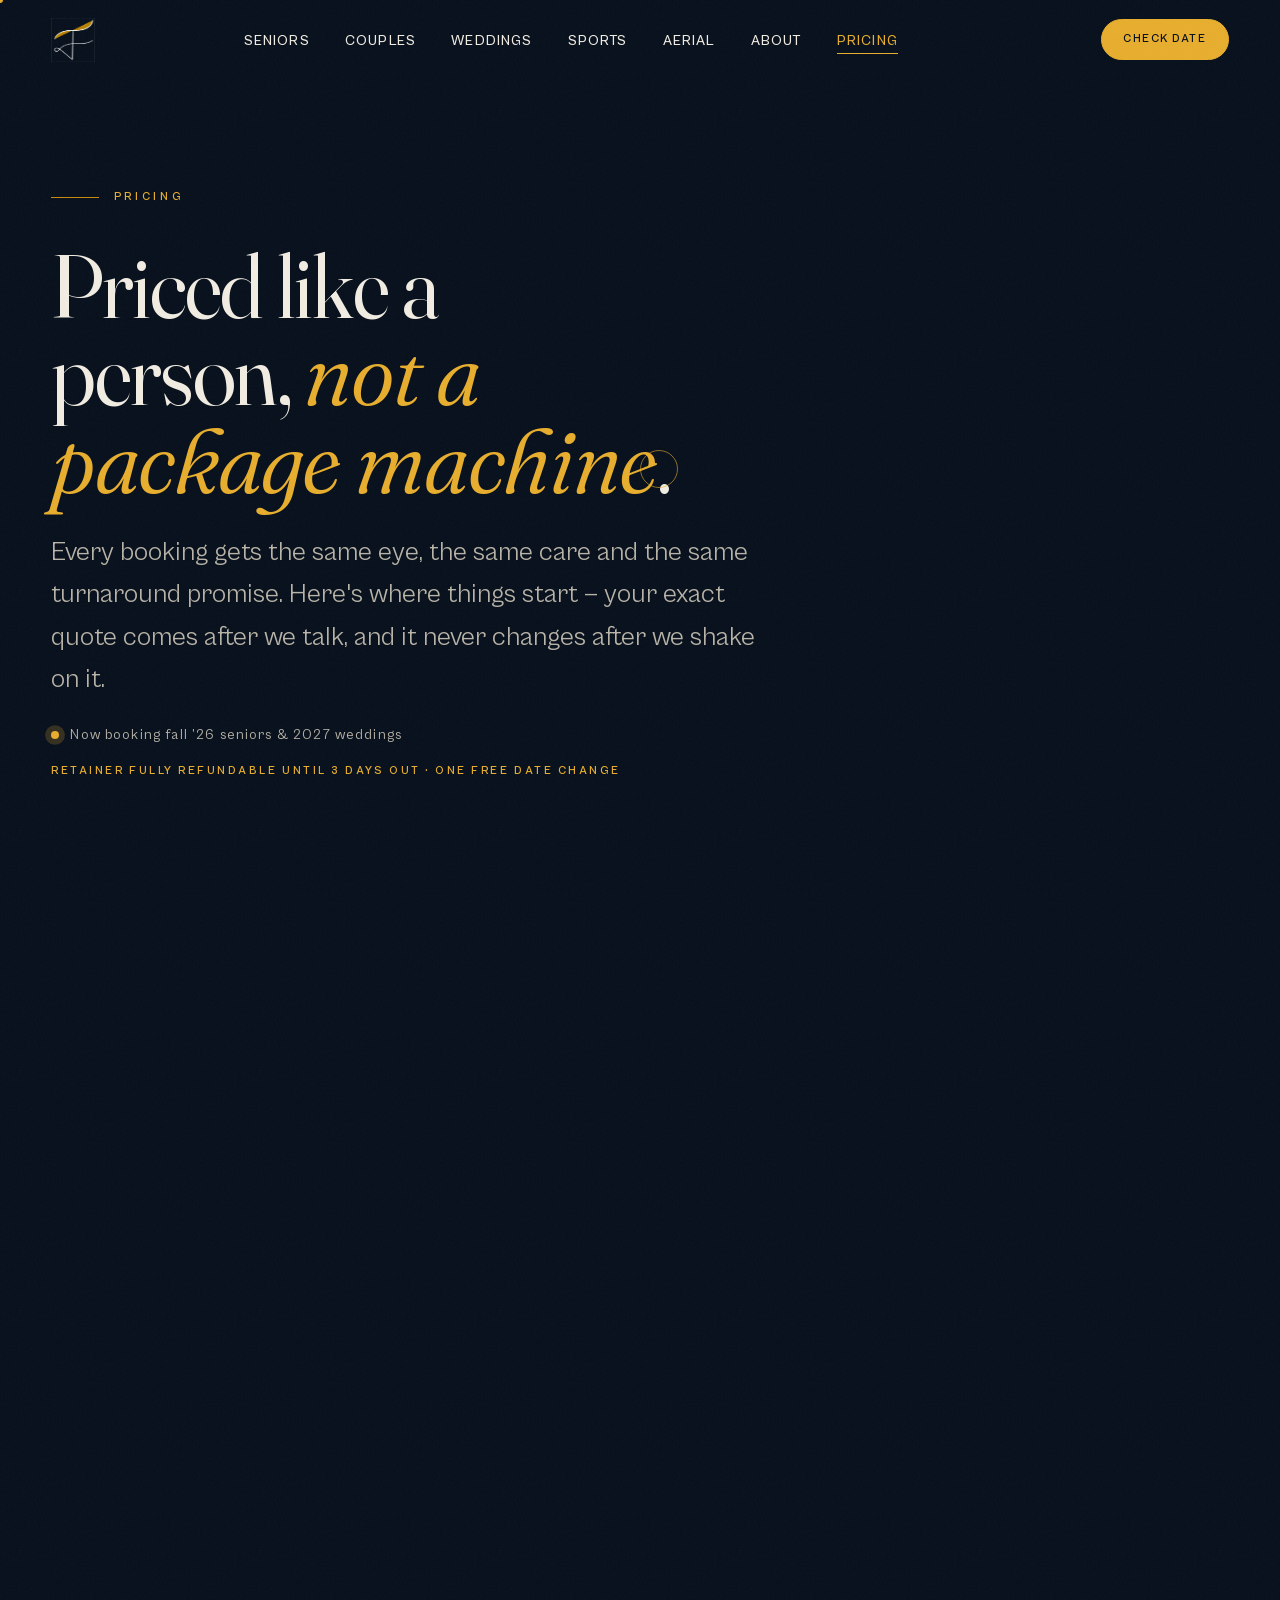
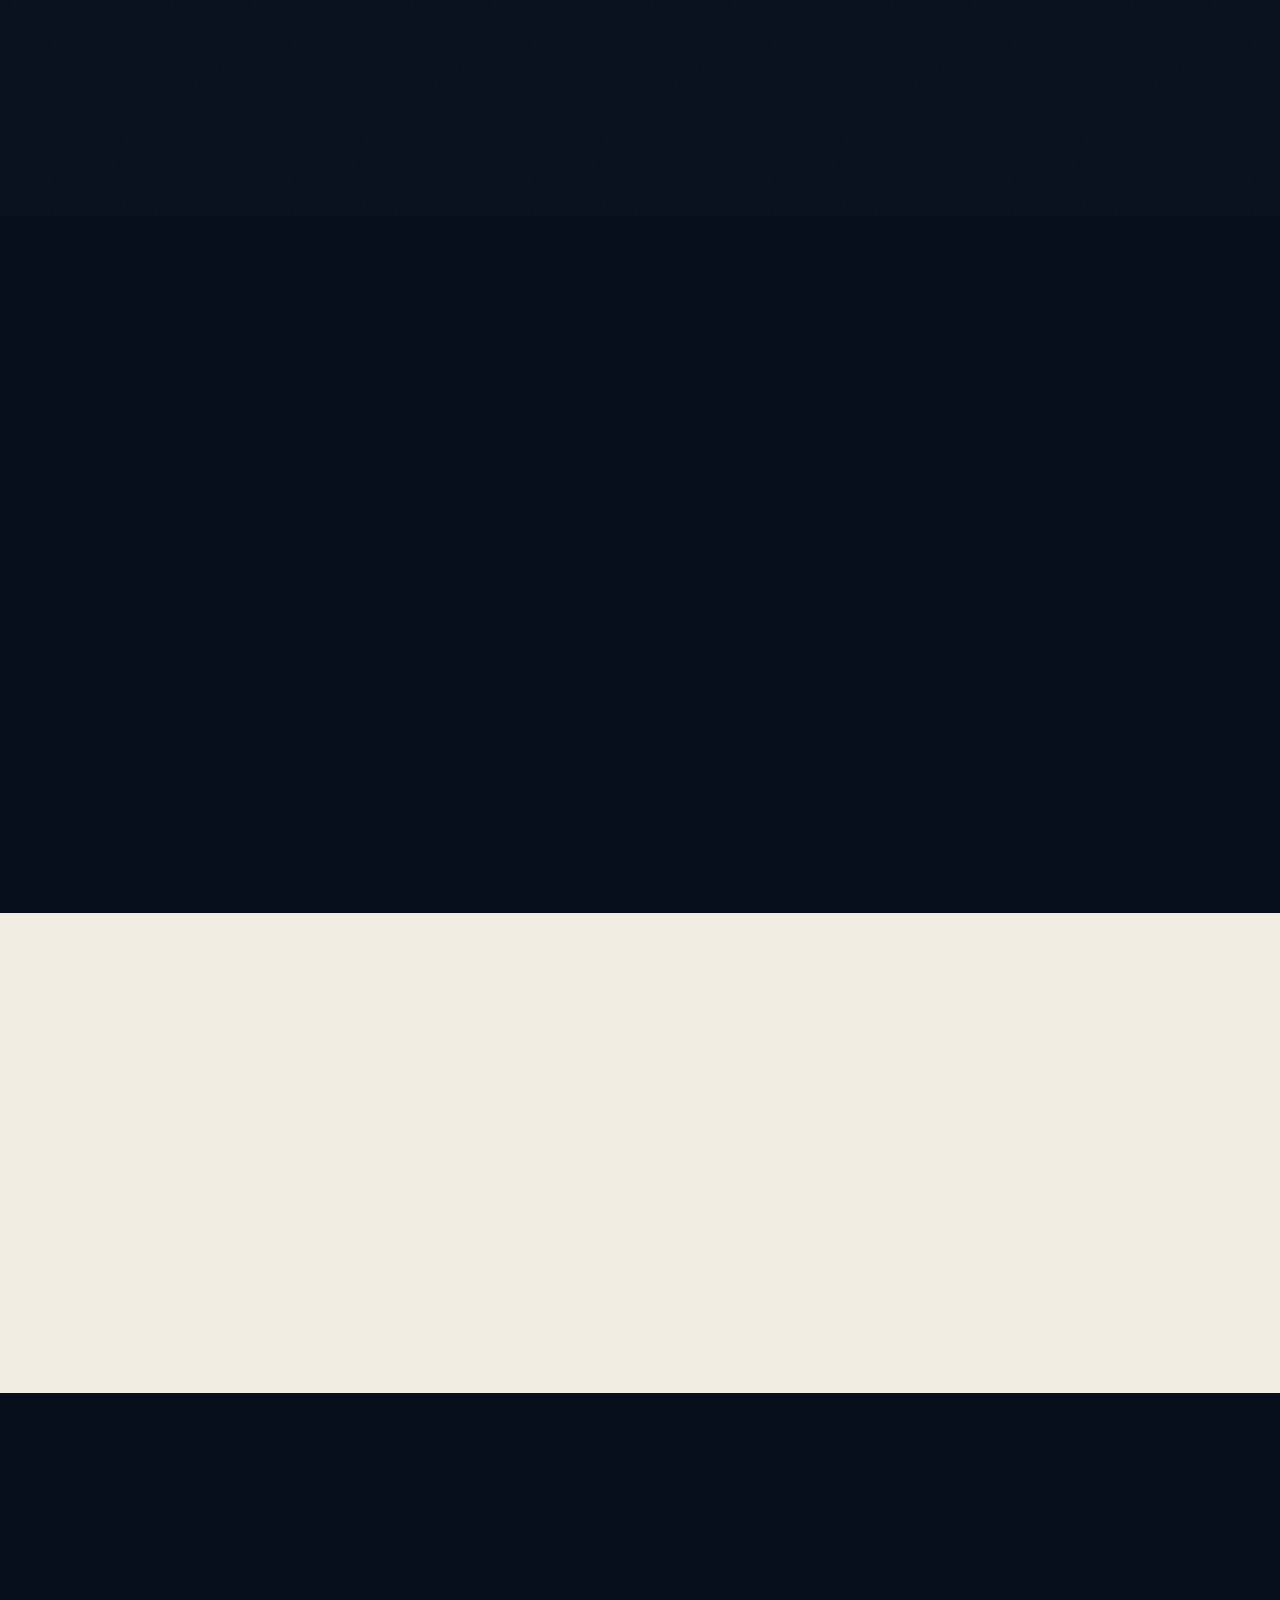
<file: investment.html>
<!doctype html>
<html lang="en">
<head>
<meta charset="utf-8">
<title>Pricing | Juan Flores Photo &amp; Film</title>
<meta http-equiv="refresh" content="0; url=pricing.html">
<link rel="canonical" href="https://jkl5713-bot.github.io/jf-photography/pricing.html">
</head>
<body><p>This page moved to <a href="pricing.html">pricing.html</a>.</p></body>
</html>
</file>
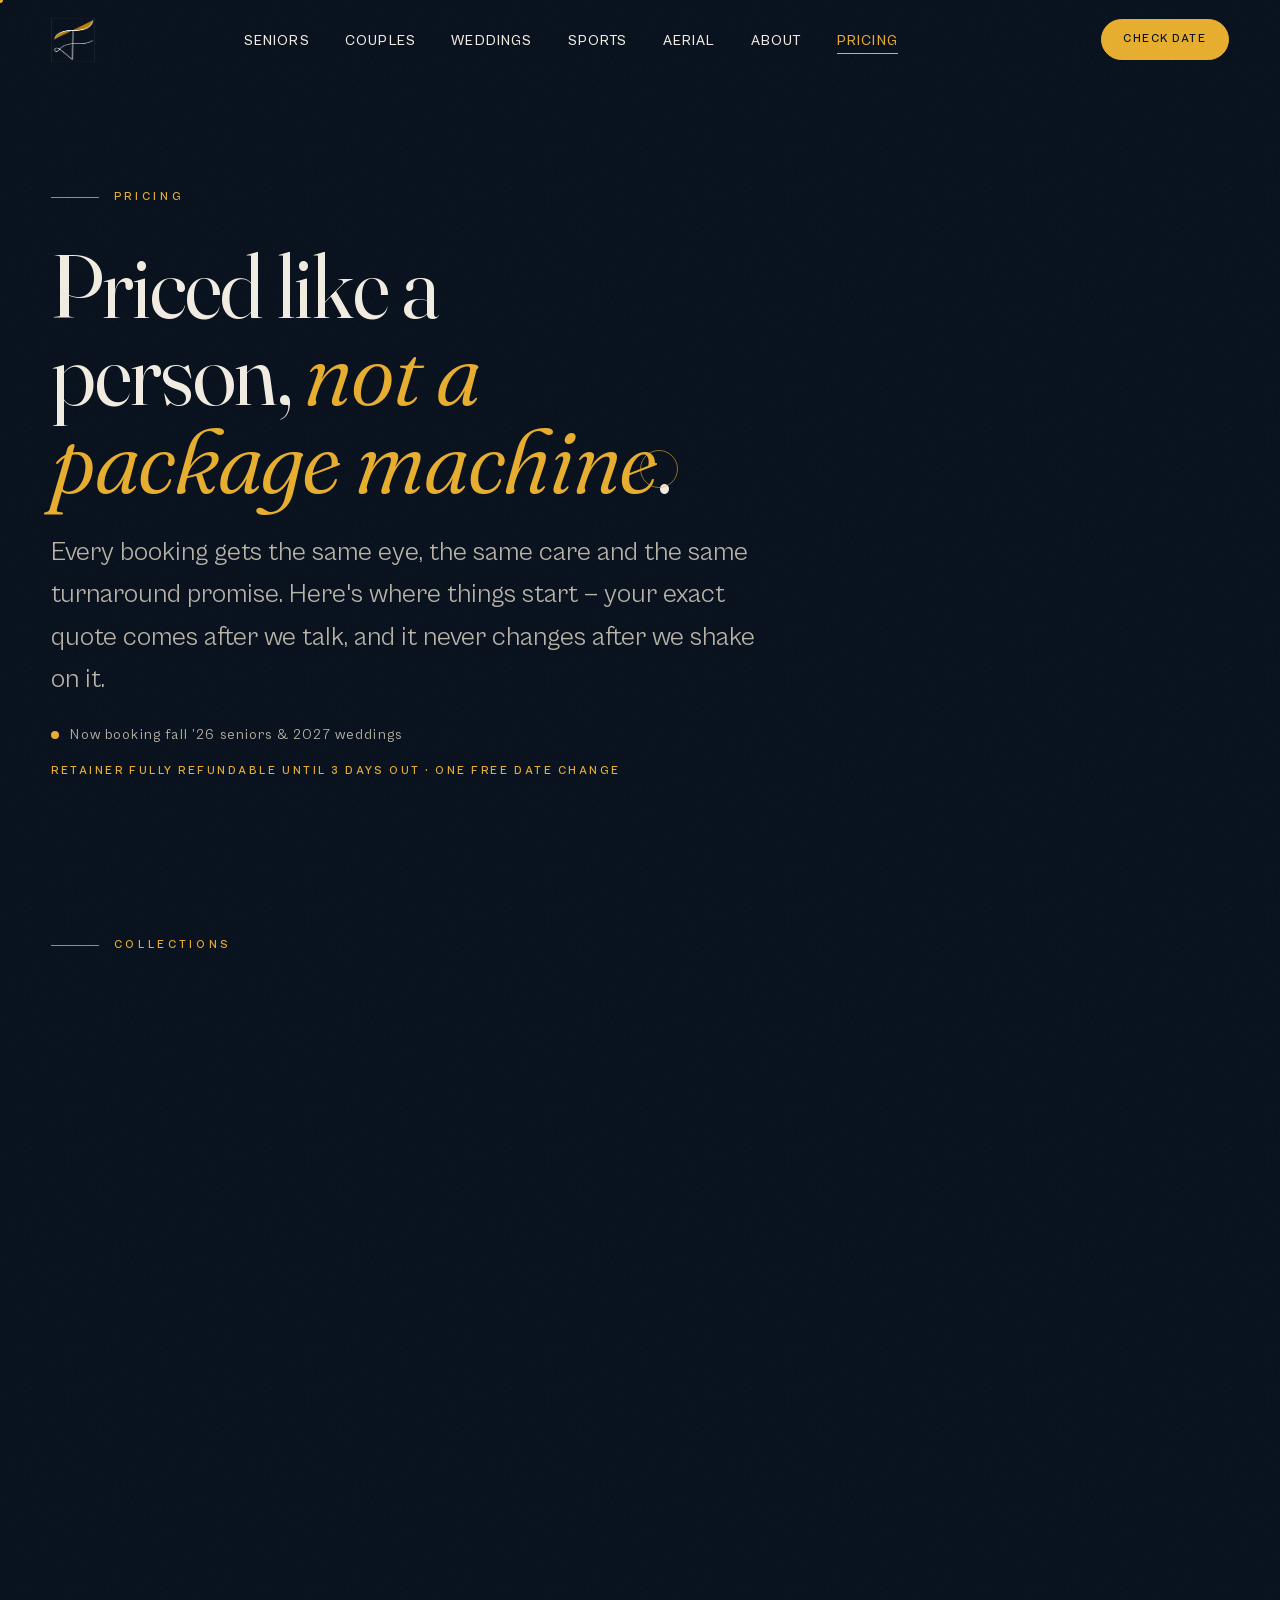
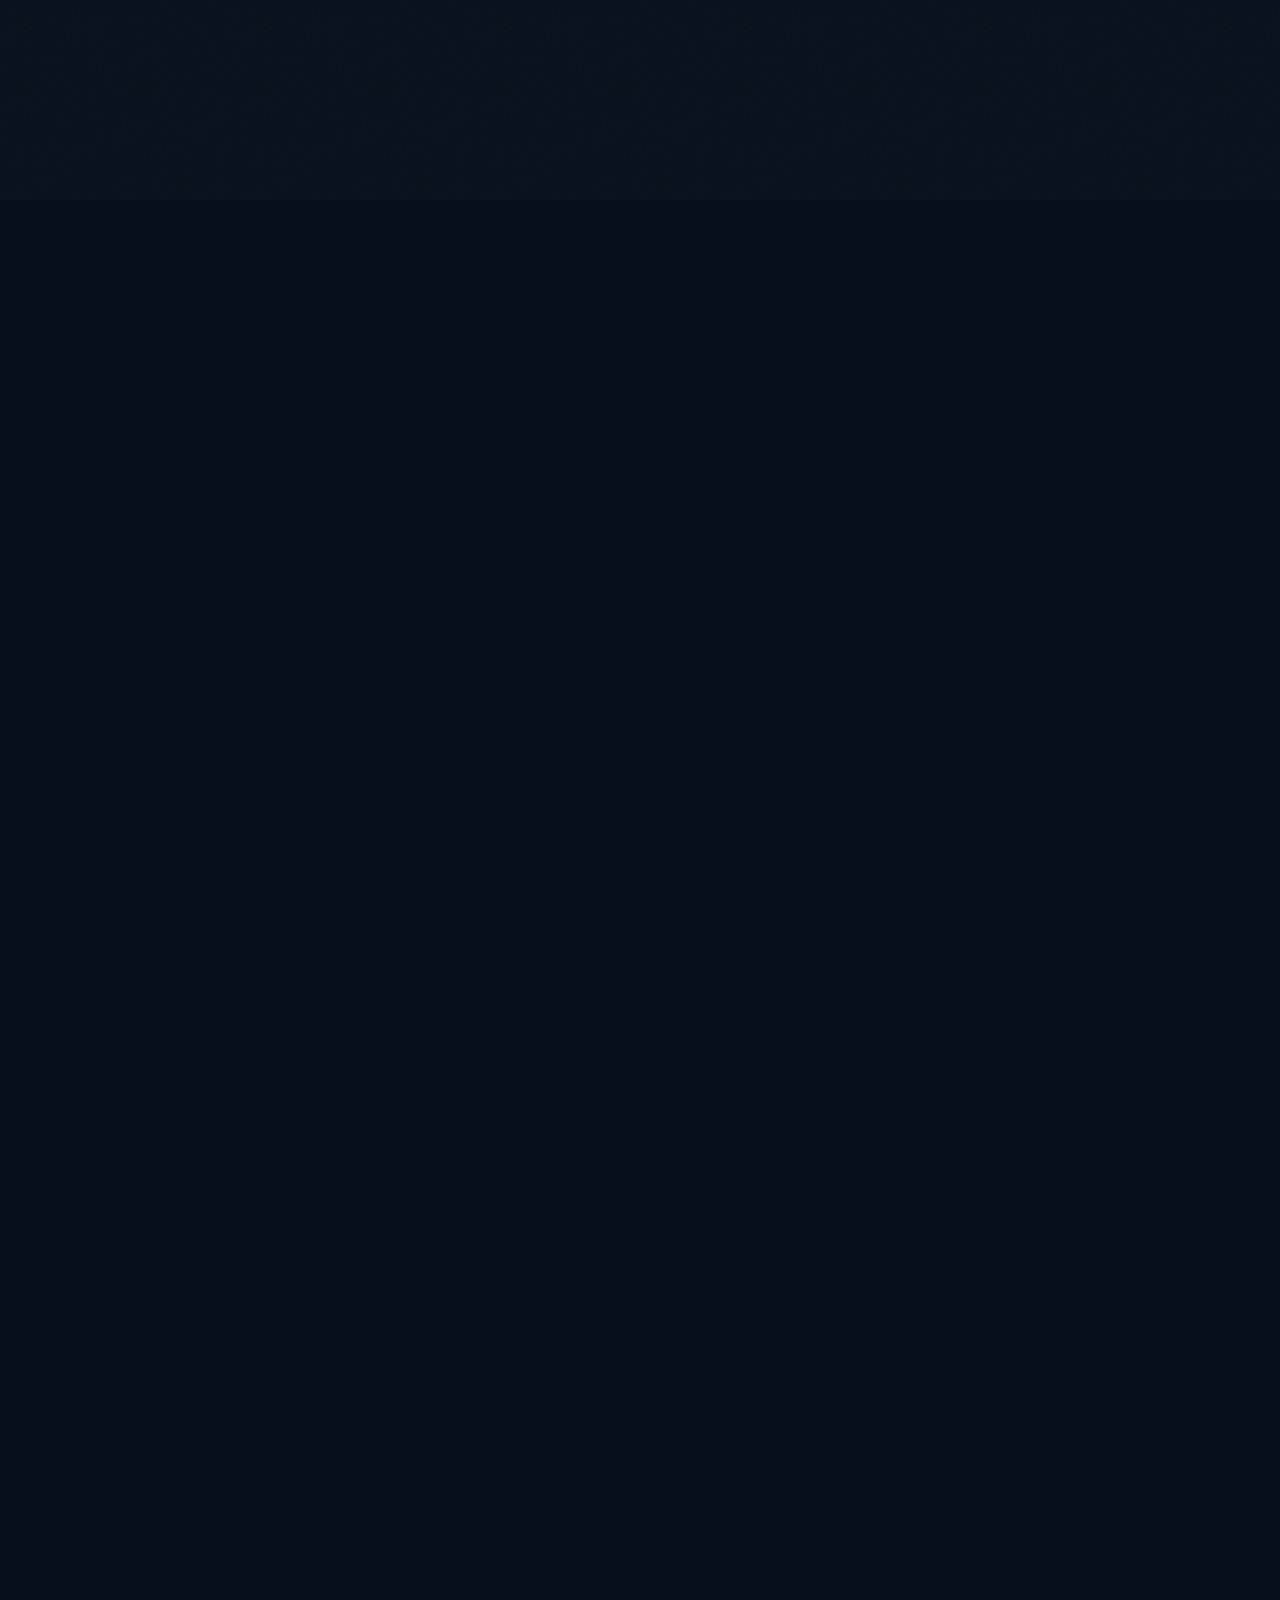
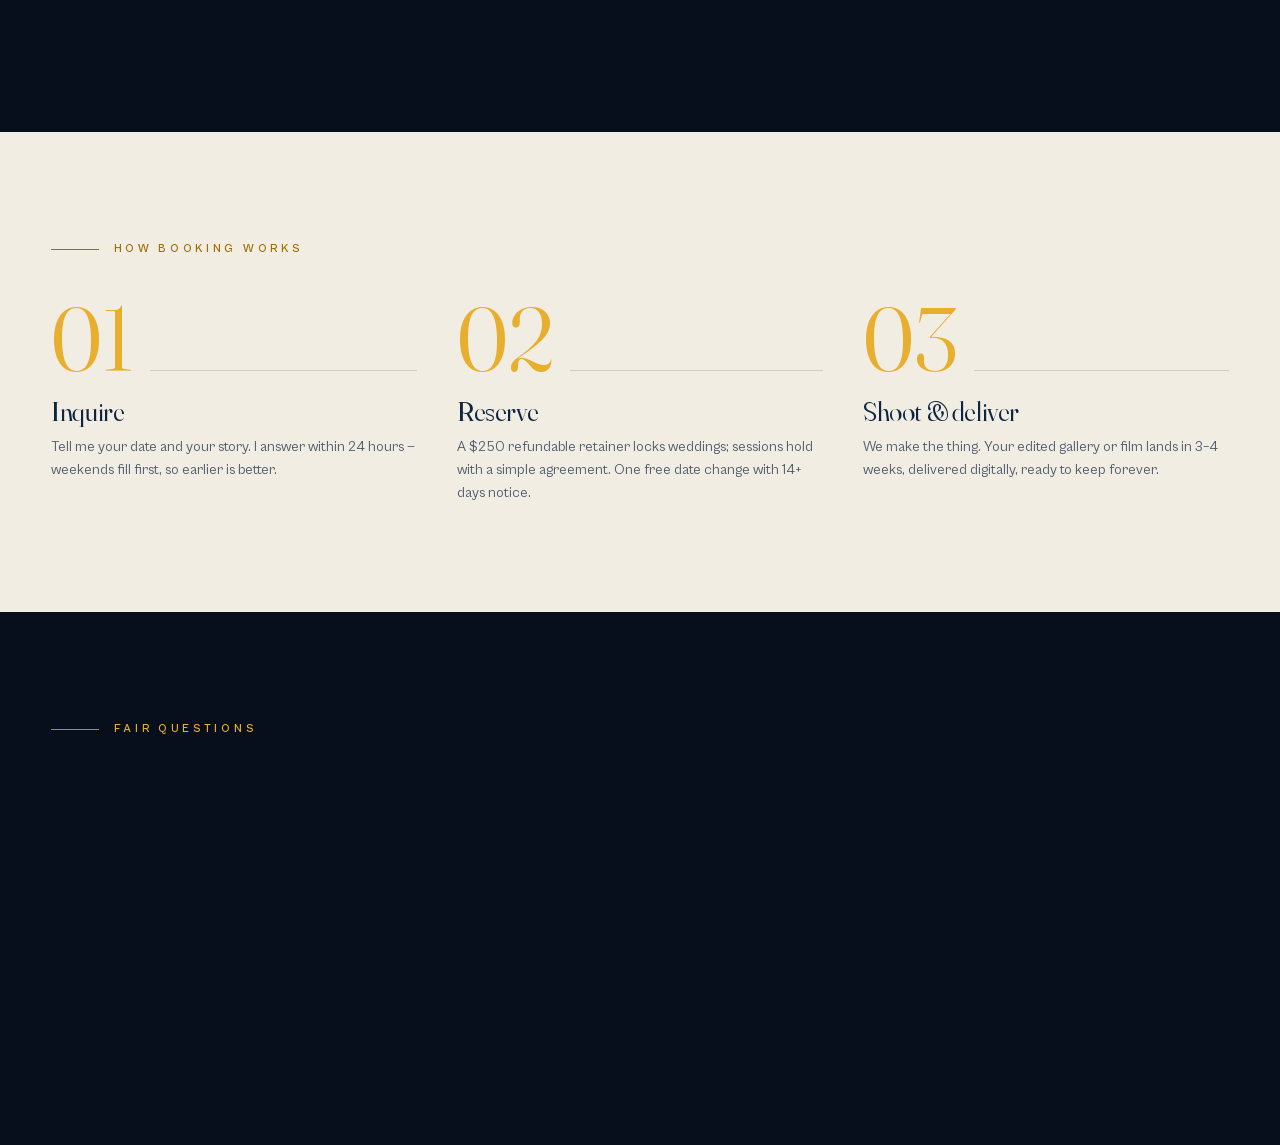
<file: pricing.html>
<!doctype html>
<html lang="en">
<head>
<meta charset="utf-8">
<meta name="viewport" content="width=device-width, initial-scale=1">
<title>Pricing — Photography &amp; Film Collections | Juan Flores, Hattiesburg MS</title>
<meta name="description" content="Transparent starting prices for senior sessions, couples, weddings, sports and drone work in Hattiesburg, Laurel and Ellisville, Mississippi.">
<meta name="theme-color" content="#060f1b">
<meta name="author" content="Juan Flores">
<meta name="geo.region" content="US-MS">
<meta name="geo.placename" content="Hattiesburg">
<link rel="canonical" href="https://jkl5713-bot.github.io/jf-photography/pricing.html">
<meta property="og:site_name" content="Juan Flores Photo &amp; Film">
<meta property="og:locale" content="en_US">
<meta property="og:title" content="Pricing — Photography &amp; Film Collections | Juan Flores, Hattiesburg MS">
<meta property="og:description" content="Transparent starting prices for senior sessions, couples, weddings, sports and drone work in Hattiesburg, Laurel and Ellisville, Mississippi.">
<meta property="og:type" content="website">
<meta property="og:url" content="https://jkl5713-bot.github.io/jf-photography/pricing.html">
<meta property="og:image" content="https://jkl5713-bot.github.io/jf-photography/assets/img/hero/golden-hour-tennis-serve-ellisville-ms-1200.jpg">
<meta property="og:image:width" content="1200">
<meta property="og:image:height" content="800">
<meta name="twitter:card" content="summary_large_image">
<meta name="twitter:title" content="Pricing — Photography &amp; Film Collections | Juan Flores, Hattiesburg MS">
<meta name="twitter:description" content="Transparent starting prices for senior sessions, couples, weddings, sports and drone work in Hattiesburg, Laurel and Ellisville, Mississippi.">
<meta name="twitter:image" content="https://jkl5713-bot.github.io/jf-photography/assets/img/hero/golden-hour-tennis-serve-ellisville-ms-1200.jpg">
<link rel="icon" href="assets/brand/favicon.png">
<link rel="apple-touch-icon" href="assets/brand/favicon.png">
<link rel="preload" href="assets/fonts/fraunces-3.woff2" as="font" type="font/woff2" crossorigin>
<link rel="preload" href="assets/fonts/CabinetGrotesk-Variable.woff2" as="font" type="font/woff2" crossorigin>
<link rel="stylesheet" href="css/fonts.css">
<link rel="stylesheet" href="css/main.css">
<script src="js/main.js" defer></script>
<script src="js/gallery.js" defer></script>
</head>
<body>

<a class="skip" href="#main">Skip to content</a>
<header class="nav">
  <a class="nav__logo" href="index.html" aria-label="JF — home">
    <img src="assets/brand/jf-white.png" alt="JF monogram — Juan Flores Photo &amp; Film">
  </a>
  <nav aria-label="Primary">
    <ul class="nav__links" id="primary-nav">
      <li><a href="seniors.html">Seniors</a></li>
      <li><a href="couples.html">Couples</a></li>
      <li><a href="weddings.html">Weddings</a></li>
      <li><a href="sports.html">Sports</a></li>
      <li><a href="aerial.html">Aerial</a></li>
      <li><a href="about.html">About</a></li>
      <li><a href="pricing.html" aria-current="page">Pricing</a></li>
      <li><a href="inquire.html">Inquire</a></li>
    </ul>
  </nav>
  <a class="btn btn--solid nav__cta" href="inquire.html">Check date</a>
  <button class="nav__toggle" aria-expanded="false" aria-controls="primary-nav" aria-label="Open menu">Menu</button>
</header>

<main id="main">
  <div class="wrap page-hero">
    <p class="eyebrow reveal">Pricing</p>
    <h1 class="reveal">Priced like a person, <em>not a package machine</em>.</h1>
    <p class="lede reveal" style="--d:.15s">Every booking gets the same eye, the same care and the same turnaround promise. Here's where things start — your exact quote comes after we talk, and it never changes after we shake on it.</p>
    <p class="avail reveal" style="--d:.25s"><span class="avail__dot" aria-hidden="true"></span><span data-avail></span></p>
    <span class="assure reveal" style="--d:.3s">Retainer fully refundable until 3 days out · one free date change</span>
  </div>

  <section class="section wrap">
    <p class="eyebrow reveal">Collections</p>
    <!-- PRICING: researched 2026 small-market MS rates (local comps: Hattiesburg/Petal
         photographers, Droners.io MS/AL/LA listings). Film package = signed contract terms. -->
    <div class="tiers">
      <div class="tier reveal">
        <h3>The Highlight Film</h3>
        <p class="price">$700 <small>WEDDING FILM</small></p>
        <p class="reframe">Hold your date for $250 — refundable</p>
        <ul>
          <li>Up to 6 continuous hours of coverage</li>
          <li>Cinematic 16:9 highlight film</li>
          <li>Vertical 9:16 cut for social</li>
          <li>One revision round · delivered in 3–4 weeks</li>
        </ul>
        <a class="btn" href="inquire.html">Check my date</a>
      </div>
      <div class="tier tier--featured reveal" style="--d:.1s">
        <span class="tier__badge">Most booked</span>
        <h3>Wedding photography</h3>
        <p class="price">from $1,100 <small>PHOTO + FILM $1,600 — BEST VALUE</small></p>
        <p class="reframe">Hold your date for $250 — refundable</p>
        <ul>
          <li>Six hours of wedding-day photography</li>
          <li>Fully edited online gallery with print rights</li>
          <li>Add the Highlight Film for $500 — one storyteller, both crafts</li>
          <li>Aerial coverage add-on from $200</li>
        </ul>
        <a class="btn btn--solid" href="inquire.html">Check my date</a>
      </div>
      <div class="tier reveal" style="--d:.2s">
        <h3>Portrait sessions</h3>
        <p class="price">from $250 <small>SENIORS · COUPLES · GRADS</small></p>
        <ul>
          <li>60–90 minute golden-hour session</li>
          <li>Locations planned together — no stiff posing</li>
          <li>Fully edited online gallery</li>
          <li>Print &amp; share rights included</li>
        </ul>
        <a class="btn" href="inquire.html">Inquire</a>
      </div>
      <div class="tier reveal" style="--d:.3s">
        <h3>Sports &amp; aerial</h3>
        <p class="price">from $125 <small>GAMES · ATHLETES · FLIGHTS</small></p>
        <ul>
          <li>Athlete banner sessions from $150</li>
          <li>Program game coverage from $125 per game</li>
          <li>Real-estate aerials from $125 · land &amp; farms from $150</li>
          <li>Event &amp; venue flyovers from $200</li>
        </ul>
        <a class="btn" href="inquire.html">Inquire</a>
      </div>
    </div>
  </section>

  <section class="section ivory">
    <div class="wrap">
      <p class="eyebrow reveal">How booking works</p>
      <div class="process">
        <div class="step reveal"><span class="n">01</span><h3>Inquire</h3><p>Tell me your date and your story. I answer within 24 hours — weekends fill first, so earlier is better.</p></div>
        <div class="step reveal" style="--d:.1s"><span class="n">02</span><h3>Reserve</h3><p>A $250 refundable retainer locks weddings; sessions hold with a simple agreement. One free date change with 14+ days notice.</p></div>
        <div class="step reveal" style="--d:.2s"><span class="n">03</span><h3>Shoot &amp; deliver</h3><p>We make the thing. Your edited gallery or film lands in 3–4 weeks, delivered digitally, ready to keep forever.</p></div>
      </div>
    </div>
  </section>

  <section class="section wrap">
    <p class="eyebrow reveal">Fair questions</p>
    <div class="faq">
      <details class="reveal"><summary>Do you travel?</summary><p class="dim">Yes. Hattiesburg, Laurel and Ellisville are home turf with no travel fee. Beyond that, we'll sort simple mileage — and for the right story, I'll go anywhere. I've shot three countries and counting.</p></details>
      <details class="reveal"><summary>How far out should I book?</summary><p class="dim">Weddings: as soon as you have a date — I only take weekend bookings, so Saturdays go fast. Senior sessions: 3–4 weeks ahead usually works.</p></details>
      <details class="reveal"><summary>When do we get everything?</summary><p class="dim">Three to four weeks after your date, delivered digitally through an online gallery or download. Sneak selects usually land sooner.</p></details>
      <details class="reveal"><summary>What if we need to change the date?</summary><p class="dim">One free date change with at least 14 days written notice. The retainer is refundable except for cancellations within 3 days of the event.</p></details>
      <details class="reveal"><summary>Can you do photo AND video?</summary><p class="dim">That's the whole point of hiring one storyteller — photo, film and drone in a single booking, one consistent look, nobody tripping over each other at the ceremony.</p></details>
      <details class="reveal"><summary>How do we pay?</summary><p class="dim">Cash, check, Venmo, Zelle, Cash App, PayPal or Apple Pay. Retainer up front, balance due by the day of the event.</p></details>
    </div>
  </section>
  <script type="application/ld+json">
  {
    "@context": "https://schema.org",
    "@type": "FAQPage",
    "mainEntity": [
      {"@type": "Question", "name": "Do you travel?", "acceptedAnswer": {"@type": "Answer", "text": "Yes. Hattiesburg, Laurel and Ellisville are home turf with no travel fee. Beyond that, simple mileage — and for the right story, anywhere."}},
      {"@type": "Question", "name": "How far out should I book?", "acceptedAnswer": {"@type": "Answer", "text": "Weddings: as soon as you have a date — weekend bookings only, so Saturdays go fast. Senior sessions: 3-4 weeks ahead usually works."}},
      {"@type": "Question", "name": "When do we get everything?", "acceptedAnswer": {"@type": "Answer", "text": "Three to four weeks after your date, delivered digitally through an online gallery or download. Sneak selects usually land sooner."}},
      {"@type": "Question", "name": "What if we need to change the date?", "acceptedAnswer": {"@type": "Answer", "text": "One free date change with at least 14 days written notice. The retainer is refundable except for cancellations within 3 days of the event."}},
      {"@type": "Question", "name": "Can you do photo AND video?", "acceptedAnswer": {"@type": "Answer", "text": "Yes — photo, film and drone in a single booking, one consistent look, one storyteller."}},
      {"@type": "Question", "name": "How do we pay?", "acceptedAnswer": {"@type": "Answer", "text": "Cash, check, Venmo, Zelle, Cash App, PayPal or Apple Pay. Retainer up front, balance due by the day of the event."}}
    ]
  }
  </script>
</main>
<footer class="footer">
  <div class="wrap">
    <div class="footer__cta">
      <p class="eyebrow" style="justify-content:center">Ready when you are</p>
      <h2 class="reveal">Let's make something <em>worth keeping</em>.</h2>
      <p class="mt-2"><a class="btn btn--solid" href="inquire.html">Check my date <span class="arrow">&rarr;</span></a></p>
    </div>
    <nav class="footer__map" aria-label="Site">
      <a href="seniors.html">Seniors</a>
      <a href="couples.html">Couples</a>
      <a href="weddings.html">Weddings</a>
      <a href="sports.html">Sports</a>
      <a href="aerial.html">Aerial</a>
      <a href="about.html">About</a>
      <a href="pricing.html">Pricing</a>
      <a href="inquire.html">Inquire</a>
    </nav>
    <div class="footer__grid">
      <img src="assets/brand/jf-white.png" alt="JF monogram">
      <p>Serving Hattiesburg · Laurel · Ellisville<br>the Gulf South &amp; anywhere the story goes</p>
      <div class="footer__links">
        <a class="link-line" href="https://www.instagram.com/j.f.official" target="_blank" rel="noopener">Instagram</a>
        <a class="link-line" href="mailto:jkl81694@gmail.com">Email</a>
        <a class="link-line" href="pricing.html">Pricing</a>
        <a class="link-line" href="inquire.html">Inquire</a>
      </div>
      <p>© <span data-year>2026</span> Juan Flores Photo &amp; Film</p>
    </div>
  </div>
</footer>

<div class="grain" aria-hidden="true"></div>
</body>
</html>
</file>
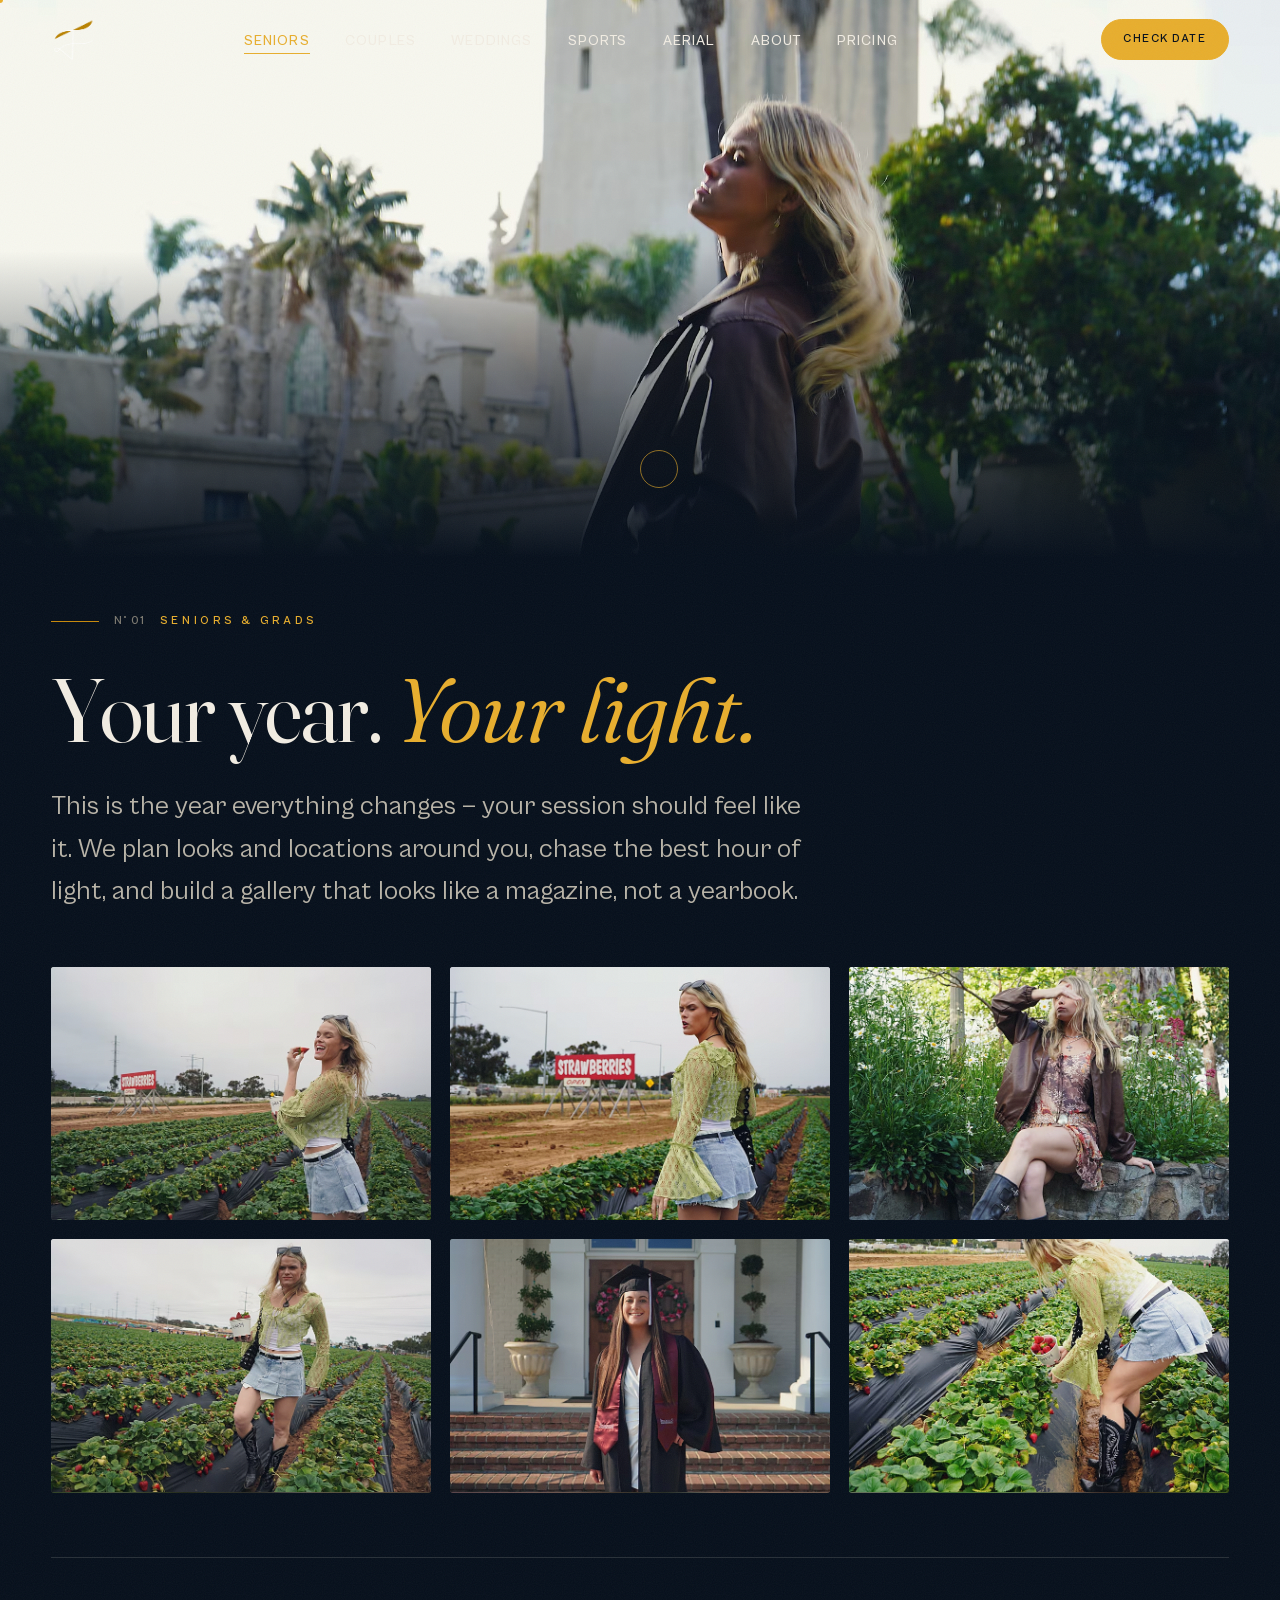
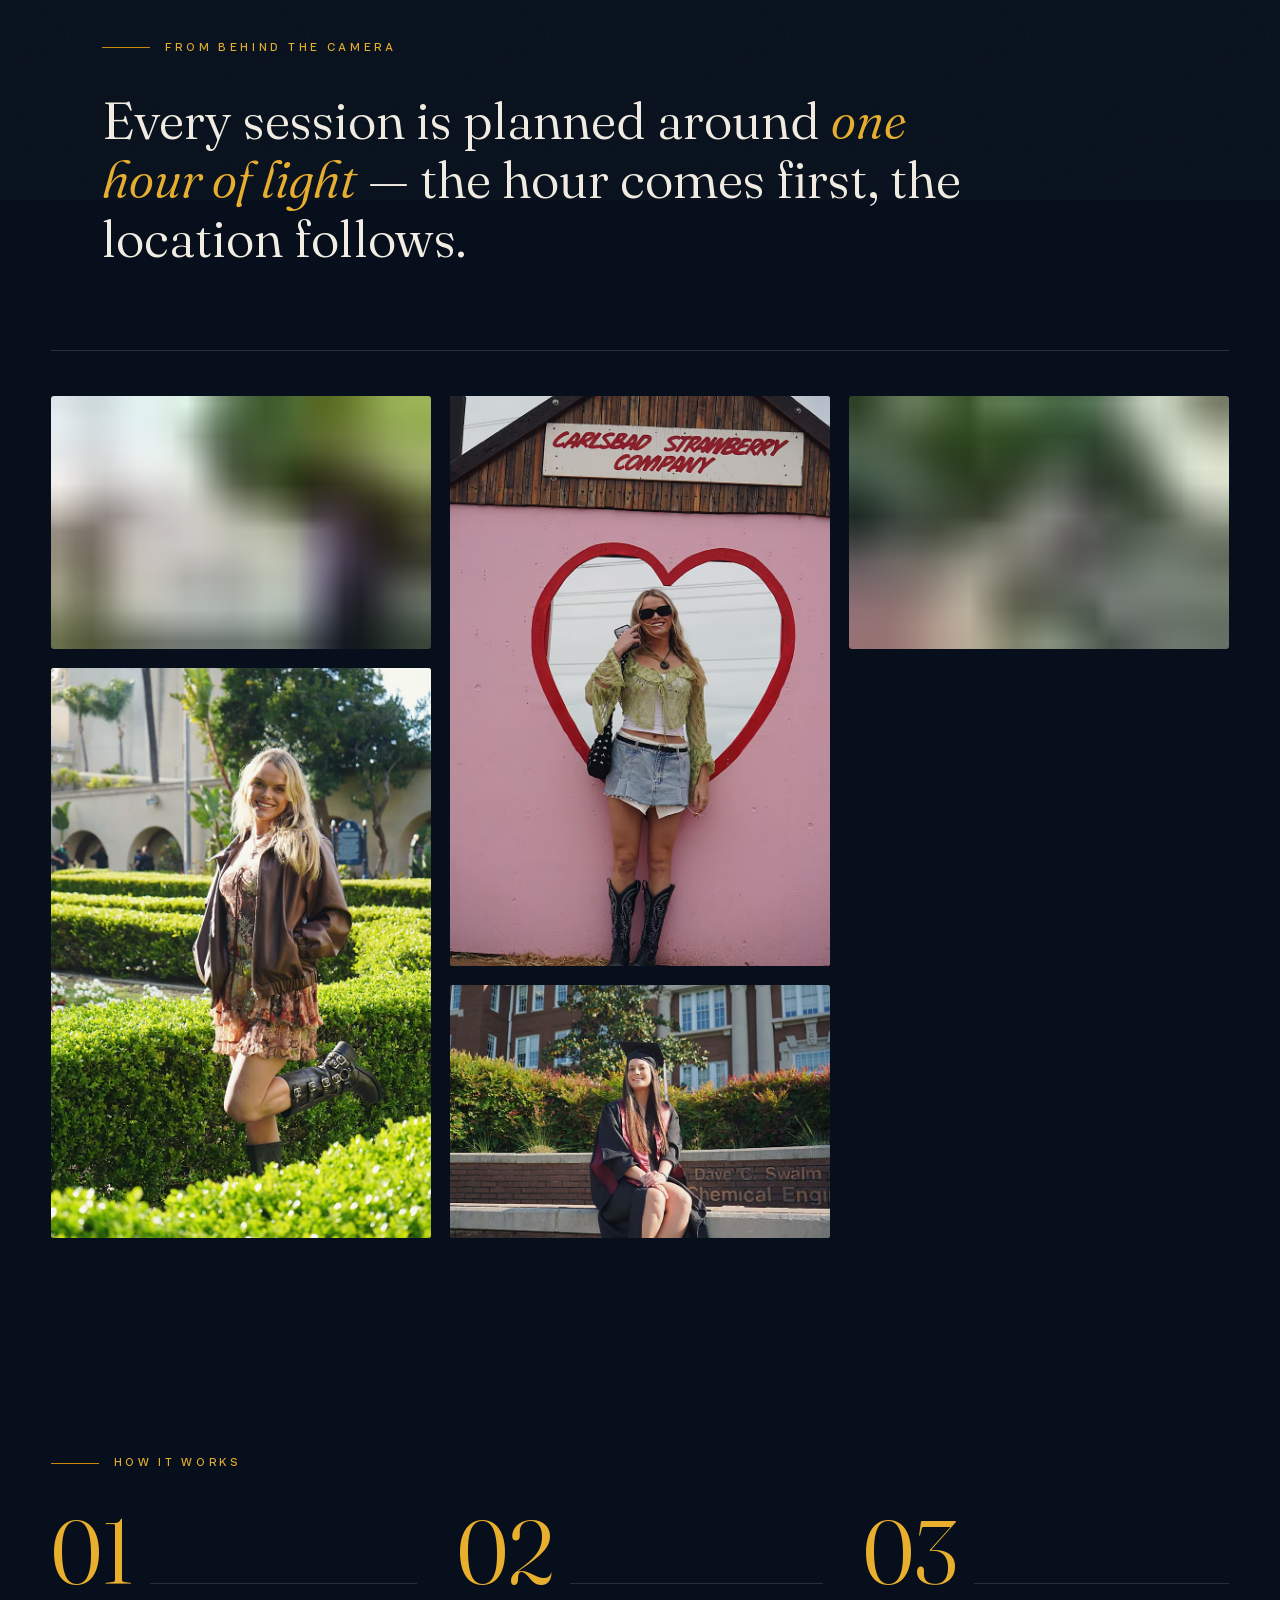
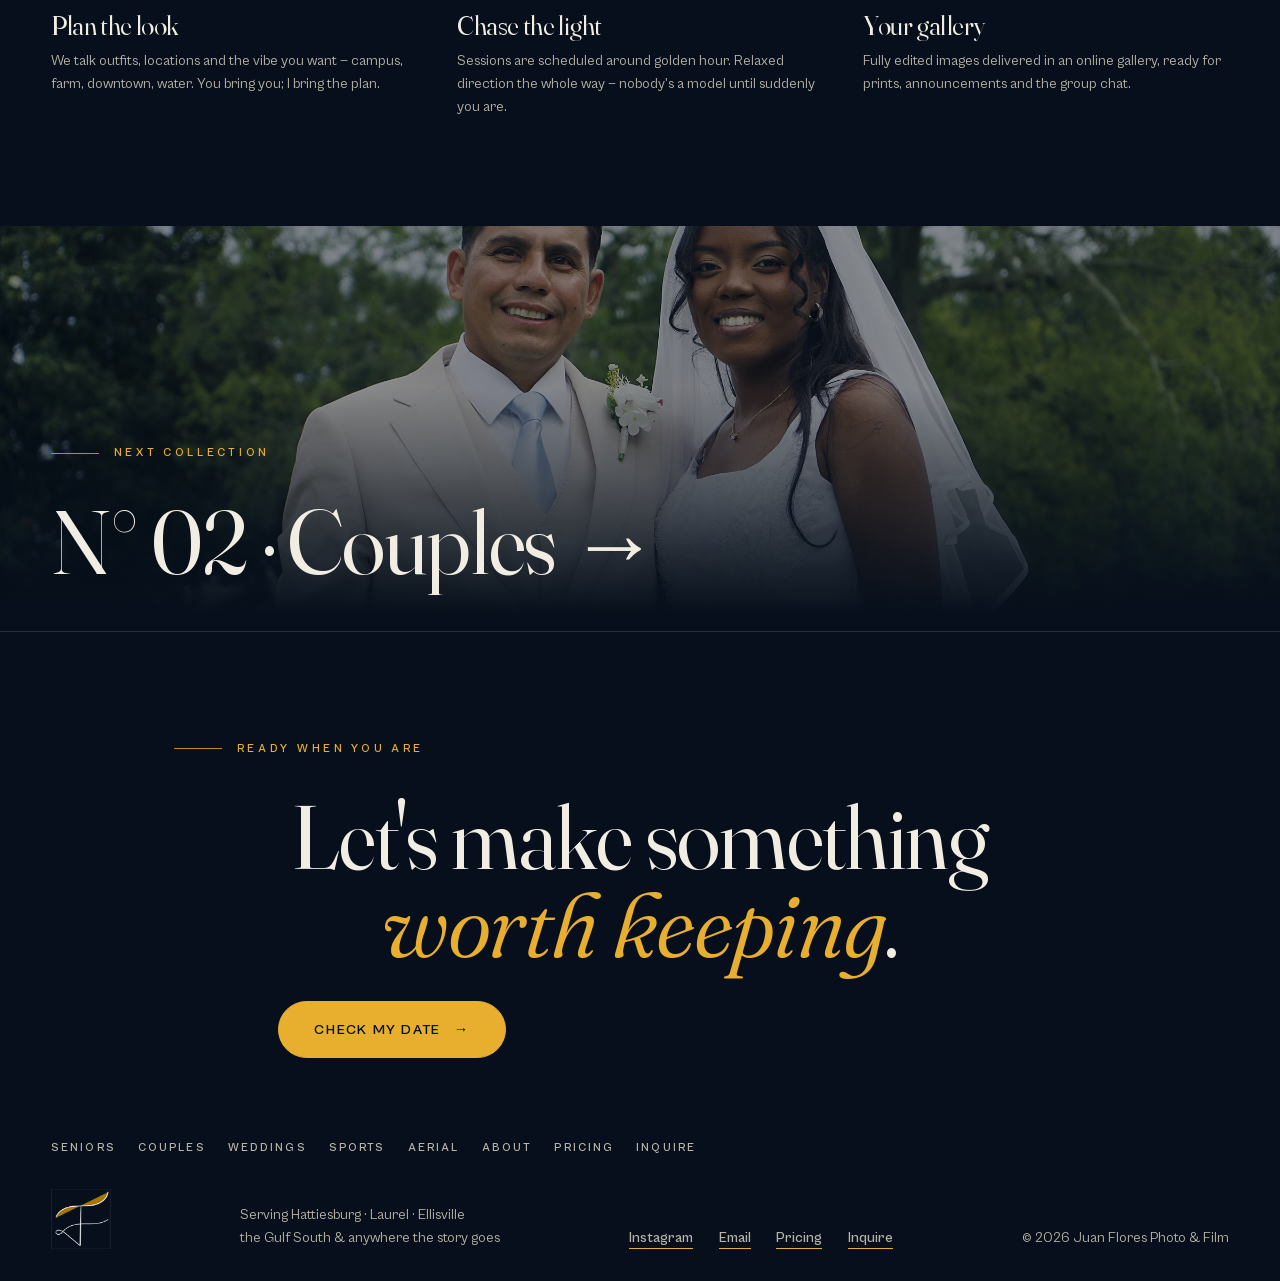
<file: seniors.html>
<!doctype html>
<html lang="en">
<head>
<meta charset="utf-8">
<meta name="viewport" content="width=device-width, initial-scale=1">
<title>Senior Portraits in Hattiesburg &amp; Laurel, MS | Juan Flores Photo &amp; Film</title>
<meta name="description" content="Editorial senior portrait sessions across Hattiesburg, Laurel and Ellisville, Mississippi — golden-hour light, real locations, gallery in weeks.">
<meta name="theme-color" content="#060f1b">
<meta name="author" content="Juan Flores">
<meta name="geo.region" content="US-MS">
<meta name="geo.placename" content="Hattiesburg">
<link rel="canonical" href="https://jkl5713-bot.github.io/jf-photography/seniors.html">
<meta property="og:site_name" content="Juan Flores Photo &amp; Film">
<meta property="og:locale" content="en_US">
<meta property="og:title" content="Senior Portraits in Hattiesburg &amp; Laurel, MS | Juan Flores Photo &amp; Film">
<meta property="og:description" content="Editorial senior portrait sessions across Hattiesburg, Laurel and Ellisville, Mississippi — golden-hour light, real locations, gallery in weeks.">
<meta property="og:type" content="website">
<meta property="og:url" content="https://jkl5713-bot.github.io/jf-photography/seniors.html">
<meta property="og:image" content="https://jkl5713-bot.github.io/jf-photography/assets/img/hero/golden-hour-tennis-serve-ellisville-ms-1200.jpg">
<meta property="og:image:width" content="1200">
<meta property="og:image:height" content="800">
<meta name="twitter:card" content="summary_large_image">
<meta name="twitter:title" content="Senior Portraits in Hattiesburg &amp; Laurel, MS | Juan Flores Photo &amp; Film">
<meta name="twitter:description" content="Editorial senior portrait sessions across Hattiesburg, Laurel and Ellisville, Mississippi — golden-hour light, real locations, gallery in weeks.">
<meta name="twitter:image" content="https://jkl5713-bot.github.io/jf-photography/assets/img/hero/golden-hour-tennis-serve-ellisville-ms-1200.jpg">
<link rel="icon" href="assets/brand/favicon.png">
<link rel="apple-touch-icon" href="assets/brand/favicon.png">
<link rel="preload" href="assets/fonts/fraunces-3.woff2" as="font" type="font/woff2" crossorigin>
<link rel="preload" href="assets/fonts/CabinetGrotesk-Variable.woff2" as="font" type="font/woff2" crossorigin>
<link rel="preload" as="image" type="image/avif" imagesrcset="assets/img/seniors/senior-portrait-golden-hour-backlit-2400.avif 2400w, assets/img/seniors/senior-portrait-golden-hour-backlit-1200.avif 1200w" imagesizes="100vw">
<link rel="stylesheet" href="css/fonts.css">
<link rel="stylesheet" href="css/main.css">
<script src="js/main.js" defer></script>
<script src="js/gallery.js" defer></script>
</head>
<body>

<a class="skip" href="#main">Skip to content</a>
<header class="nav">
  <a class="nav__logo" href="index.html" aria-label="JF — home">
    <img src="assets/brand/jf-white.png" alt="JF monogram — Juan Flores Photo &amp; Film">
  </a>
  <nav aria-label="Primary">
    <ul class="nav__links" id="primary-nav">
      <li><a href="seniors.html" aria-current="page">Seniors</a></li>
      <li><a href="couples.html">Couples</a></li>
      <li><a href="weddings.html">Weddings</a></li>
      <li><a href="sports.html">Sports</a></li>
      <li><a href="aerial.html">Aerial</a></li>
      <li><a href="about.html">About</a></li>
      <li><a href="pricing.html">Pricing</a></li>
      <li><a href="inquire.html">Inquire</a></li>
    </ul>
  </nav>
  <a class="btn btn--solid nav__cta" href="inquire.html">Check date</a>
  <button class="nav__toggle" aria-expanded="false" aria-controls="primary-nav" aria-label="Open menu">Menu</button>
</header>

<main id="main">
  <section class="banner parallax">
    <!-- GALLERY:banner-seniors -->
<picture>
  <source type="image/avif" srcset="assets/img/seniors/senior-portrait-golden-hour-backlit-2400.avif 2400w, assets/img/seniors/senior-portrait-golden-hour-backlit-1200.avif 1200w" sizes="100vw">
  <img src="assets/img/seniors/senior-portrait-golden-hour-backlit-2400.jpg" srcset="assets/img/seniors/senior-portrait-golden-hour-backlit-2400.jpg 2400w, assets/img/seniors/senior-portrait-golden-hour-backlit-1200.jpg 1200w" sizes="100vw"
    width="6000" height="4000" fetchpriority="high" alt="Backlit golden-hour senior portrait in a leather jacket">
</picture>
<!-- /GALLERY:banner-seniors -->
  </section>
  <div class="wrap" style="padding-block:clamp(2.5rem,6vh,4rem)">
    <p class="eyebrow reveal"><span class="num">N° 01</span> Seniors &amp; grads</p>
    <h1 class="reveal" style="font-size:var(--text-2xl);max-width:16ch">Your year. <em>Your light.</em></h1>
    <p class="lede dim reveal mt-2" style="--d:.15s;font-size:var(--text-lg);max-width:48ch">This is the year everything changes — your session should feel like it. We plan looks and locations around you, chase the best hour of light, and build a gallery that looks like a magazine, not a yearbook.</p>
  </div>
  <section id="frames" class="wrap" style="padding-bottom:var(--section)">
    <div class="masonry" data-lightbox>
      <!-- GALLERY:seniors -->
<figure class="reveal" data-full="assets/img/seniors/senior-session-strawberry-farm-laugh-1600.jpg"
  style="aspect-ratio:6000/4000;background-image:url('[data-uri]')">
  <picture>
    <source type="image/avif" srcset="assets/img/seniors/senior-session-strawberry-farm-laugh-1600.avif 1600w, assets/img/seniors/senior-session-strawberry-farm-laugh-800.avif 800w" sizes="(max-width: 700px) 96vw, (max-width: 1100px) 46vw, 31vw">
    <img src="assets/img/seniors/senior-session-strawberry-farm-laugh-1600.jpg" srcset="assets/img/seniors/senior-session-strawberry-farm-laugh-1600.jpg 1600w, assets/img/seniors/senior-session-strawberry-farm-laugh-800.jpg 800w" sizes="(max-width: 700px) 96vw, (max-width: 1100px) 46vw, 31vw"
      width="6000" height="4000" loading="lazy" decoding="async"
      alt="Senior laughing with a fresh-picked strawberry at the farm stand">
  </picture>
  <figcaption>Carlsbad, CA — Senior '24</figcaption>
</figure>
<figure class="reveal" data-full="assets/img/seniors/senior-portrait-strawberry-field-boots-1600.jpg"
  style="aspect-ratio:6000/4000;background-image:url('[data-uri]')">
  <picture>
    <source type="image/avif" srcset="assets/img/seniors/senior-portrait-strawberry-field-boots-1600.avif 1600w, assets/img/seniors/senior-portrait-strawberry-field-boots-800.avif 800w" sizes="(max-width: 700px) 96vw, (max-width: 1100px) 46vw, 31vw">
    <img src="assets/img/seniors/senior-portrait-strawberry-field-boots-1600.jpg" srcset="assets/img/seniors/senior-portrait-strawberry-field-boots-1600.jpg 1600w, assets/img/seniors/senior-portrait-strawberry-field-boots-800.jpg 800w" sizes="(max-width: 700px) 96vw, (max-width: 1100px) 46vw, 31vw"
      width="6000" height="4000" loading="lazy" decoding="async"
      alt="Full-length senior portrait in cowboy boots astride a strawberry row">
  </picture>
  <figcaption>Carlsbad, CA — Senior '24</figcaption>
</figure>
<figure class="reveal" data-full="assets/img/seniors/senior-editorial-roadside-sign-1600.jpg"
  style="aspect-ratio:6000/4000;background-image:url('[data-uri]')">
  <picture>
    <source type="image/avif" srcset="assets/img/seniors/senior-editorial-roadside-sign-1600.avif 1600w, assets/img/seniors/senior-editorial-roadside-sign-800.avif 800w" sizes="(max-width: 700px) 96vw, (max-width: 1100px) 46vw, 31vw">
    <img src="assets/img/seniors/senior-editorial-roadside-sign-1600.jpg" srcset="assets/img/seniors/senior-editorial-roadside-sign-1600.jpg 1600w, assets/img/seniors/senior-editorial-roadside-sign-800.jpg 800w" sizes="(max-width: 700px) 96vw, (max-width: 1100px) 46vw, 31vw"
      width="6000" height="4000" loading="lazy" decoding="async"
      alt="Editorial senior look by the red roadside strawberry sign">
  </picture>
  <figcaption>Carlsbad, CA — Senior '24</figcaption>
</figure>
<figure class="reveal" data-full="assets/img/seniors/graduation-portrait-chapel-steps-starkville-ms-1600.jpg"
  style="aspect-ratio:6000/4000;background-image:url('[data-uri]')">
  <picture>
    <source type="image/avif" srcset="assets/img/seniors/graduation-portrait-chapel-steps-starkville-ms-1600.avif 1600w, assets/img/seniors/graduation-portrait-chapel-steps-starkville-ms-800.avif 800w" sizes="(max-width: 700px) 96vw, (max-width: 1100px) 46vw, 31vw">
    <img src="assets/img/seniors/graduation-portrait-chapel-steps-starkville-ms-1600.jpg" srcset="assets/img/seniors/graduation-portrait-chapel-steps-starkville-ms-1600.jpg 1600w, assets/img/seniors/graduation-portrait-chapel-steps-starkville-ms-800.jpg 800w" sizes="(max-width: 700px) 96vw, (max-width: 1100px) 46vw, 31vw"
      width="6000" height="4000" loading="lazy" decoding="async"
      alt="Graduate in cap, gown and honors stole on brick chapel steps — Starkville, MS">
  </picture>
  <figcaption>Starkville, MS — Grad '22</figcaption>
</figure>
<figure class="reveal" data-full="assets/img/seniors/senior-portrait-daisies-stone-wall-1600.jpg"
  style="aspect-ratio:6000/4000;background-image:url('[data-uri]')">
  <picture>
    <source type="image/avif" srcset="assets/img/seniors/senior-portrait-daisies-stone-wall-1600.avif 1600w, assets/img/seniors/senior-portrait-daisies-stone-wall-800.avif 800w" sizes="(max-width: 700px) 96vw, (max-width: 1100px) 46vw, 31vw">
    <img src="assets/img/seniors/senior-portrait-daisies-stone-wall-1600.jpg" srcset="assets/img/seniors/senior-portrait-daisies-stone-wall-1600.jpg 1600w, assets/img/seniors/senior-portrait-daisies-stone-wall-800.jpg 800w" sizes="(max-width: 700px) 96vw, (max-width: 1100px) 46vw, 31vw"
      width="6000" height="4000" loading="lazy" decoding="async"
      alt="Boho senior portrait seated among tall daisies on a stone wall">
  </picture>
  <figcaption>Balboa Park, CA — Senior '24</figcaption>
</figure>
<figure class="reveal" data-full="assets/img/seniors/senior-session-berry-picking-1600.jpg"
  style="aspect-ratio:6000/4000;background-image:url('[data-uri]')">
  <picture>
    <source type="image/avif" srcset="assets/img/seniors/senior-session-berry-picking-1600.avif 1600w, assets/img/seniors/senior-session-berry-picking-800.avif 800w" sizes="(max-width: 700px) 96vw, (max-width: 1100px) 46vw, 31vw">
    <img src="assets/img/seniors/senior-session-berry-picking-1600.jpg" srcset="assets/img/seniors/senior-session-berry-picking-1600.jpg 1600w, assets/img/seniors/senior-session-berry-picking-800.jpg 800w" sizes="(max-width: 700px) 96vw, (max-width: 1100px) 46vw, 31vw"
      width="6000" height="4000" loading="lazy" decoding="async"
      alt="Senior gathering ripe strawberries into a paper bucket">
  </picture>
  <figcaption>Carlsbad, CA — Senior '24</figcaption>
</figure>
<aside class="interlude"><div class="wrap"><p class="eyebrow">From behind the camera</p><p class="interlude__line">Every session is planned around <em>one hour of light</em> — the hour comes first, the location follows.</p></div></aside>
<figure class="reveal" data-full="assets/img/seniors/graduation-cap-raise-starkville-ms-1600.jpg"
  style="aspect-ratio:6000/4000;background-image:url('[data-uri]')">
  <picture>
    <source type="image/avif" srcset="assets/img/seniors/graduation-cap-raise-starkville-ms-1600.avif 1600w, assets/img/seniors/graduation-cap-raise-starkville-ms-800.avif 800w" sizes="(max-width: 700px) 96vw, (max-width: 1100px) 46vw, 31vw">
    <img src="assets/img/seniors/graduation-cap-raise-starkville-ms-1600.jpg" srcset="assets/img/seniors/graduation-cap-raise-starkville-ms-1600.jpg 1600w, assets/img/seniors/graduation-cap-raise-starkville-ms-800.jpg 800w" sizes="(max-width: 700px) 96vw, (max-width: 1100px) 46vw, 31vw"
      width="6000" height="4000" loading="lazy" decoding="async"
      alt="Graduate raising her mortarboard by the College of Business sign">
  </picture>
  <figcaption>Starkville, MS — Grad '22</figcaption>
</figure>
<figure class="reveal" data-full="assets/img/seniors/senior-portrait-park-candid-1600.jpg"
  style="aspect-ratio:4000/6000;background-image:url('[data-uri]')">
  <picture>
    <source type="image/avif" srcset="assets/img/seniors/senior-portrait-park-candid-1600.avif 1600w, assets/img/seniors/senior-portrait-park-candid-800.avif 800w" sizes="(max-width: 700px) 96vw, (max-width: 1100px) 46vw, 31vw">
    <img src="assets/img/seniors/senior-portrait-park-candid-1600.jpg" srcset="assets/img/seniors/senior-portrait-park-candid-1600.jpg 1600w, assets/img/seniors/senior-portrait-park-candid-800.jpg 800w" sizes="(max-width: 700px) 96vw, (max-width: 1100px) 46vw, 31vw"
      width="4000" height="6000" loading="lazy" decoding="async"
      alt="Sun-drenched candid senior portrait on a park hedge">
  </picture>
  <figcaption>Balboa Park, CA — Senior '24</figcaption>
</figure>
<figure class="reveal" data-full="assets/img/seniors/senior-session-heart-mirror-1600.jpg"
  style="aspect-ratio:4000/6000;background-image:url('[data-uri]')">
  <picture>
    <source type="image/avif" srcset="assets/img/seniors/senior-session-heart-mirror-1600.avif 1600w, assets/img/seniors/senior-session-heart-mirror-800.avif 800w" sizes="(max-width: 700px) 96vw, (max-width: 1100px) 46vw, 31vw">
    <img src="assets/img/seniors/senior-session-heart-mirror-1600.jpg" srcset="assets/img/seniors/senior-session-heart-mirror-1600.jpg 1600w, assets/img/seniors/senior-session-heart-mirror-800.jpg 800w" sizes="(max-width: 700px) 96vw, (max-width: 1100px) 46vw, 31vw"
      width="4000" height="6000" loading="lazy" decoding="async"
      alt="Playful senior pose in a red heart-shaped mirror frame">
  </picture>
  <figcaption>Carlsbad, CA — Senior '24</figcaption>
</figure>
<figure class="reveal" data-full="assets/img/seniors/graduation-portrait-campus-starkville-ms-1600.jpg"
  style="aspect-ratio:6000/4000;background-image:url('[data-uri]')">
  <picture>
    <source type="image/avif" srcset="assets/img/seniors/graduation-portrait-campus-starkville-ms-1600.avif 1600w, assets/img/seniors/graduation-portrait-campus-starkville-ms-800.avif 800w" sizes="(max-width: 700px) 96vw, (max-width: 1100px) 46vw, 31vw">
    <img src="assets/img/seniors/graduation-portrait-campus-starkville-ms-1600.jpg" srcset="assets/img/seniors/graduation-portrait-campus-starkville-ms-1600.jpg 1600w, assets/img/seniors/graduation-portrait-campus-starkville-ms-800.jpg 800w" sizes="(max-width: 700px) 96vw, (max-width: 1100px) 46vw, 31vw"
      width="6000" height="4000" loading="lazy" decoding="async"
      alt="Relaxed graduation portrait in full regalia on campus — Starkville, MS">
  </picture>
  <figcaption>Starkville, MS — Grad '22</figcaption>
</figure>
<figure class="reveal" data-full="assets/img/seniors/senior-portrait-campus-bench-1600.jpg"
  style="aspect-ratio:6000/4000;background-image:url('[data-uri]')">
  <picture>
    <source type="image/avif" srcset="assets/img/seniors/senior-portrait-campus-bench-1600.avif 1600w, assets/img/seniors/senior-portrait-campus-bench-800.avif 800w" sizes="(max-width: 700px) 96vw, (max-width: 1100px) 46vw, 31vw">
    <img src="assets/img/seniors/senior-portrait-campus-bench-1600.jpg" srcset="assets/img/seniors/senior-portrait-campus-bench-1600.jpg 1600w, assets/img/seniors/senior-portrait-campus-bench-800.jpg 800w" sizes="(max-width: 700px) 96vw, (max-width: 1100px) 46vw, 31vw"
      width="6000" height="4000" loading="lazy" decoding="async"
      alt="Senior with a silk hair scarf on a weathered bench along a brick campus walk">
  </picture>
  <figcaption>Campus session — Summer '23</figcaption>
</figure>
<!-- /GALLERY:seniors -->
    </div>
  </section>
  <section class="section wrap">
    <p class="eyebrow reveal">How it works</p>
    <div class="process">
      <div class="step reveal"><span class="n">01</span><h3>Plan the look</h3><p>We talk outfits, locations and the vibe you want — campus, farm, downtown, water. You bring you; I bring the plan.</p></div>
      <div class="step reveal" style="--d:.1s"><span class="n">02</span><h3>Chase the light</h3><p>Sessions are scheduled around golden hour. Relaxed direction the whole way — nobody's a model until suddenly you are.</p></div>
      <div class="step reveal" style="--d:.2s"><span class="n">03</span><h3>Your gallery</h3><p>Fully edited images delivered in an online gallery, ready for prints, announcements and the group chat.</p></div>
    </div>
  </section>
  <a class="next-col" href="couples.html">
    <picture>
      <source type="image/avif" srcset="assets/img/couples/couple-park-portrait-petal-ms-2400.avif 2400w, assets/img/couples/couple-park-portrait-petal-ms-1200.avif 1200w" sizes="100vw">
      <img src="assets/img/couples/couple-park-portrait-petal-ms-2400.jpg" srcset="assets/img/couples/couple-park-portrait-petal-ms-2400.jpg 2400w, assets/img/couples/couple-park-portrait-petal-ms-1200.jpg 1200w" sizes="100vw"
        width="6000" height="4000" loading="lazy" decoding="async" alt="">
    </picture>
    <div class="next-col__text">
      <p class="eyebrow">Next collection</p>
      <h2>N° 02 · Couples <span class="arrow">&rarr;</span></h2>
    </div>
  </a>
</main>

<footer class="footer">
  <div class="wrap">
    <div class="footer__cta">
      <p class="eyebrow" style="justify-content:center">Ready when you are</p>
      <h2 class="reveal">Let's make something <em>worth keeping</em>.</h2>
      <p class="mt-2"><a class="btn btn--solid" href="inquire.html">Check my date <span class="arrow">&rarr;</span></a></p>
    </div>
    <nav class="footer__map" aria-label="Site">
      <a href="seniors.html">Seniors</a>
      <a href="couples.html">Couples</a>
      <a href="weddings.html">Weddings</a>
      <a href="sports.html">Sports</a>
      <a href="aerial.html">Aerial</a>
      <a href="about.html">About</a>
      <a href="pricing.html">Pricing</a>
      <a href="inquire.html">Inquire</a>
    </nav>
    <div class="footer__grid">
      <img src="assets/brand/jf-white.png" alt="JF monogram">
      <p>Serving Hattiesburg · Laurel · Ellisville<br>the Gulf South &amp; anywhere the story goes</p>
      <div class="footer__links">
        <a class="link-line" href="https://www.instagram.com/j.f.official" target="_blank" rel="noopener">Instagram</a>
        <a class="link-line" href="mailto:jkl81694@gmail.com">Email</a>
        <a class="link-line" href="pricing.html">Pricing</a>
        <a class="link-line" href="inquire.html">Inquire</a>
      </div>
      <p>© <span data-year>2026</span> Juan Flores Photo &amp; Film</p>
    </div>
  </div>
</footer>

<div class="grain" aria-hidden="true"></div>
</body>
</html>
</file>
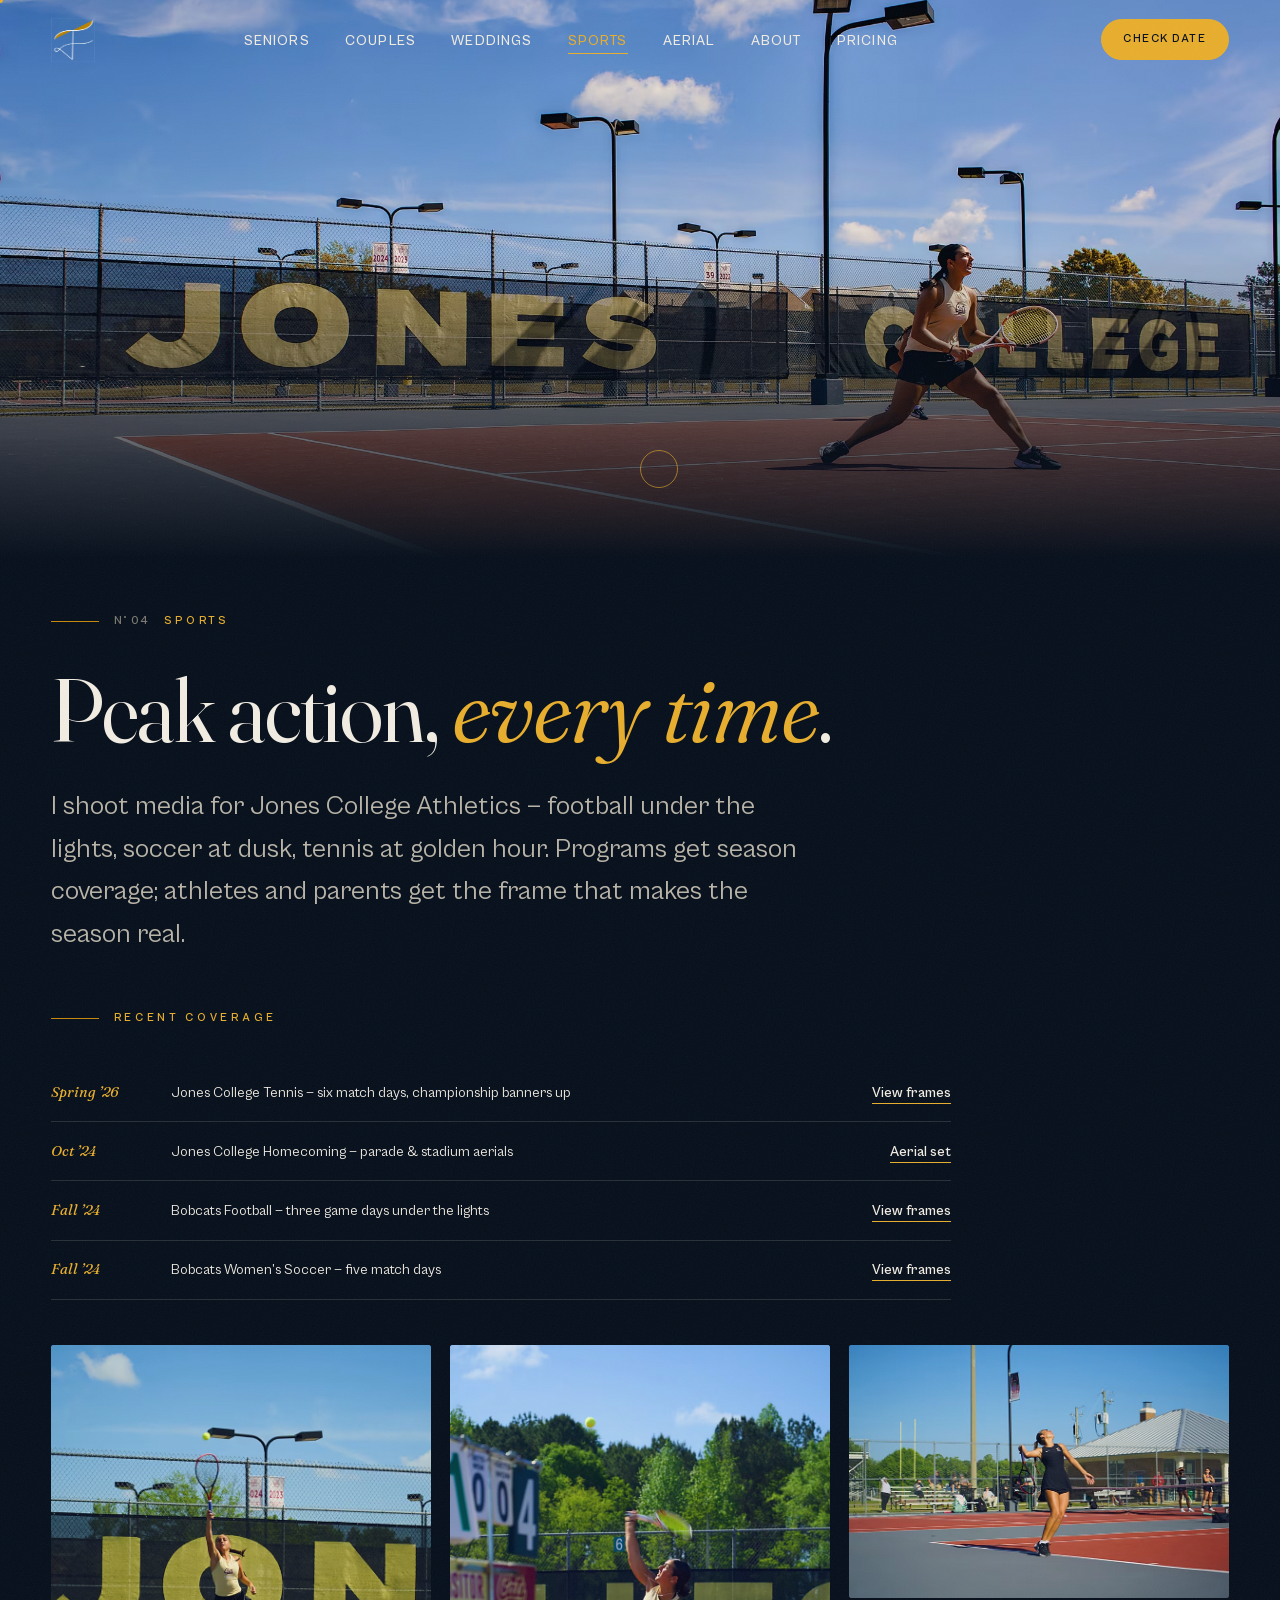
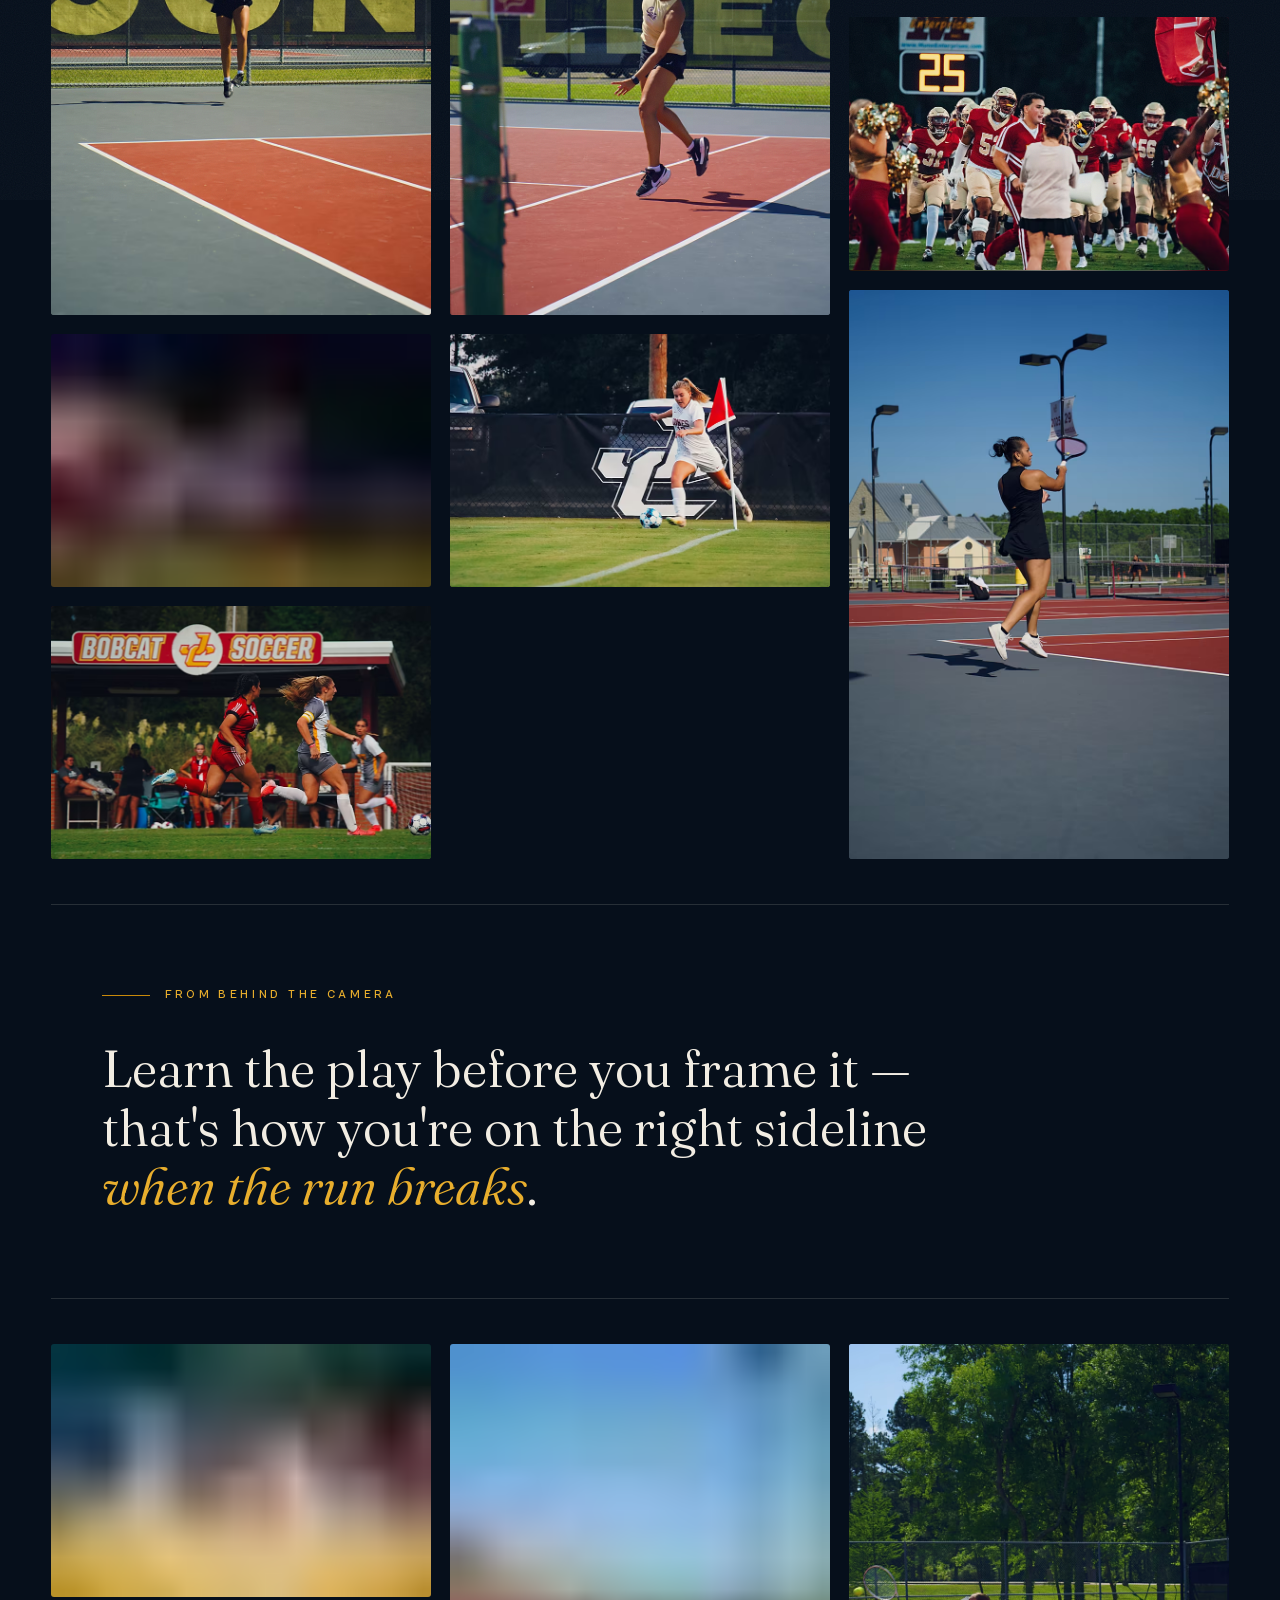
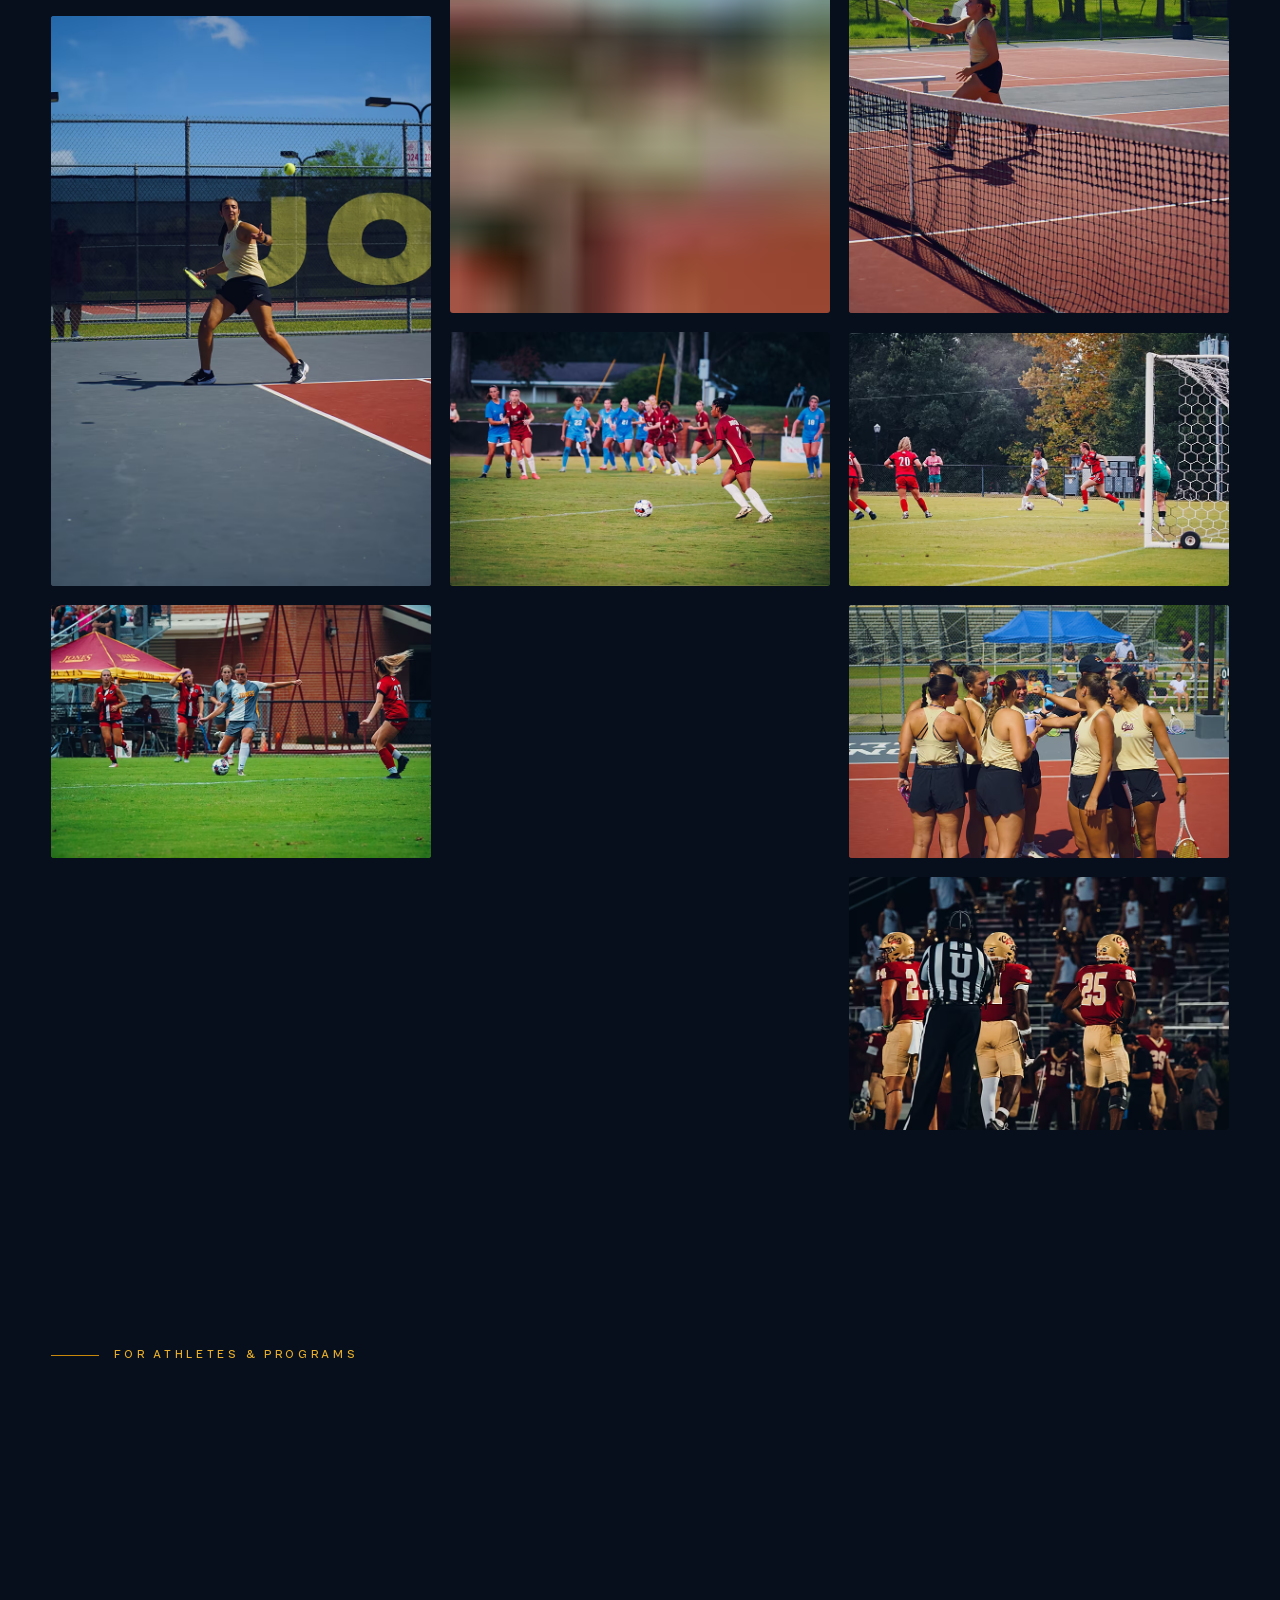
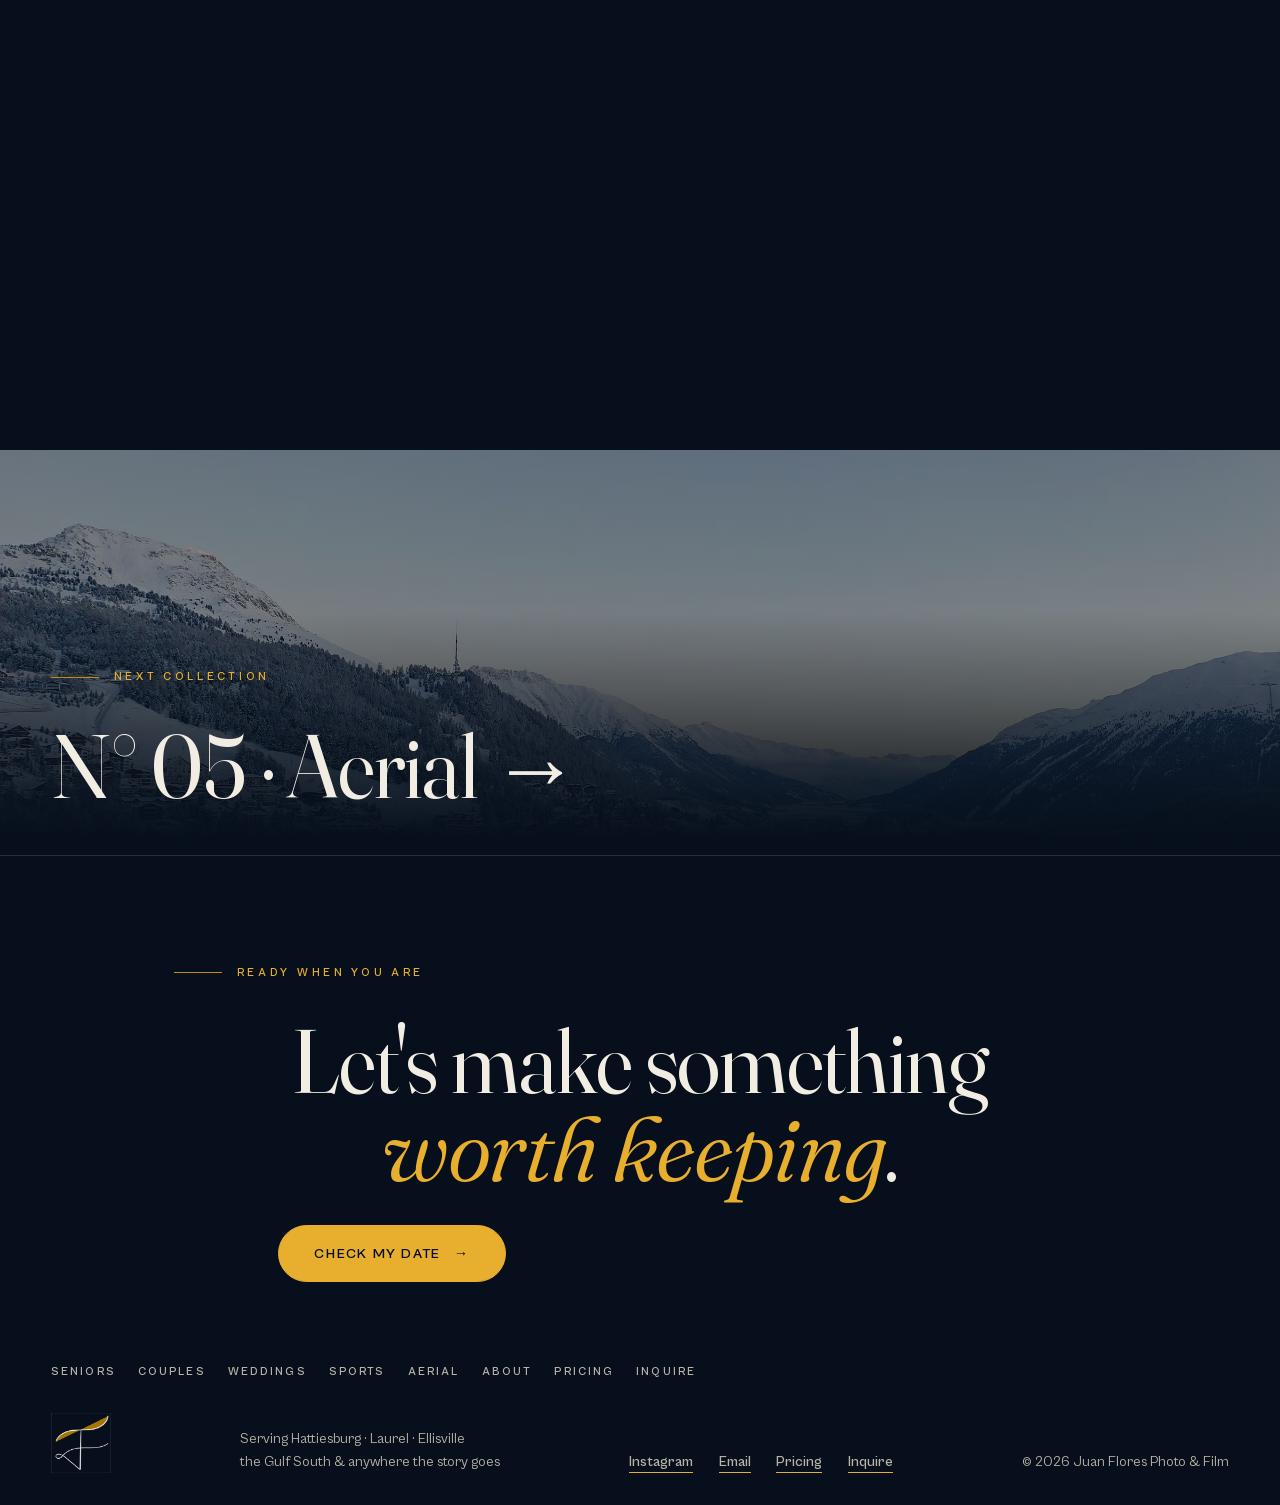
<file: sports.html>
<!doctype html>
<html lang="en">
<head>
<meta charset="utf-8">
<meta name="viewport" content="width=device-width, initial-scale=1">
<title>Sports Photographer — Ellisville &amp; Hattiesburg, MS | Juan Flores</title>
<meta name="description" content="College and individual sports photography in Ellisville and Hattiesburg, Mississippi — game coverage, athlete sessions and season media for programs and families.">
<meta name="theme-color" content="#060f1b">
<meta name="author" content="Juan Flores">
<meta name="geo.region" content="US-MS">
<meta name="geo.placename" content="Hattiesburg">
<link rel="canonical" href="https://jkl5713-bot.github.io/jf-photography/sports.html">
<meta property="og:site_name" content="Juan Flores Photo &amp; Film">
<meta property="og:locale" content="en_US">
<meta property="og:title" content="Sports Photographer — Ellisville &amp; Hattiesburg, MS | Juan Flores">
<meta property="og:description" content="College and individual sports photography in Ellisville and Hattiesburg, Mississippi — game coverage, athlete sessions and season media for programs and families.">
<meta property="og:type" content="website">
<meta property="og:url" content="https://jkl5713-bot.github.io/jf-photography/sports.html">
<meta property="og:image" content="https://jkl5713-bot.github.io/jf-photography/assets/img/hero/golden-hour-tennis-serve-ellisville-ms-1200.jpg">
<meta property="og:image:width" content="1200">
<meta property="og:image:height" content="800">
<meta name="twitter:card" content="summary_large_image">
<meta name="twitter:title" content="Sports Photographer — Ellisville &amp; Hattiesburg, MS | Juan Flores">
<meta name="twitter:description" content="College and individual sports photography in Ellisville and Hattiesburg, Mississippi — game coverage, athlete sessions and season media for programs and families.">
<meta name="twitter:image" content="https://jkl5713-bot.github.io/jf-photography/assets/img/hero/golden-hour-tennis-serve-ellisville-ms-1200.jpg">
<link rel="icon" href="assets/brand/favicon.png">
<link rel="apple-touch-icon" href="assets/brand/favicon.png">
<link rel="preload" href="assets/fonts/fraunces-3.woff2" as="font" type="font/woff2" crossorigin>
<link rel="preload" href="assets/fonts/CabinetGrotesk-Variable.woff2" as="font" type="font/woff2" crossorigin>
<link rel="preload" as="image" type="image/avif" imagesrcset="assets/img/sports/college-tennis-forehand-jones-college-2400.avif 2400w, assets/img/sports/college-tennis-forehand-jones-college-1200.avif 1200w" imagesizes="100vw">
<link rel="stylesheet" href="css/fonts.css">
<link rel="stylesheet" href="css/main.css">
<script src="js/main.js" defer></script>
<script src="js/gallery.js" defer></script>
</head>
<body>

<a class="skip" href="#main">Skip to content</a>
<header class="nav">
  <a class="nav__logo" href="index.html" aria-label="JF — home">
    <img src="assets/brand/jf-white.png" alt="JF monogram — Juan Flores Photo &amp; Film">
  </a>
  <nav aria-label="Primary">
    <ul class="nav__links" id="primary-nav">
      <li><a href="seniors.html">Seniors</a></li>
      <li><a href="couples.html">Couples</a></li>
      <li><a href="weddings.html">Weddings</a></li>
      <li><a href="sports.html" aria-current="page">Sports</a></li>
      <li><a href="aerial.html">Aerial</a></li>
      <li><a href="about.html">About</a></li>
      <li><a href="pricing.html">Pricing</a></li>
      <li><a href="inquire.html">Inquire</a></li>
    </ul>
  </nav>
  <a class="btn btn--solid nav__cta" href="inquire.html">Check date</a>
  <button class="nav__toggle" aria-expanded="false" aria-controls="primary-nav" aria-label="Open menu">Menu</button>
</header>

<main id="main">
  <section class="banner parallax">
    <!-- GALLERY:banner-sports -->
<picture>
  <source type="image/avif" srcset="assets/img/sports/college-tennis-forehand-jones-college-2400.avif 2400w, assets/img/sports/college-tennis-forehand-jones-college-1200.avif 1200w" sizes="100vw">
  <img src="assets/img/sports/college-tennis-forehand-jones-college-2400.jpg" srcset="assets/img/sports/college-tennis-forehand-jones-college-2400.jpg 2400w, assets/img/sports/college-tennis-forehand-jones-college-1200.jpg 1200w" sizes="100vw"
    width="12000" height="8000" fetchpriority="high" alt="Low-angle forehand lunge beneath the gold Jones College banner">
</picture>
<!-- /GALLERY:banner-sports -->
  </section>
  <div class="wrap" style="padding-block:clamp(2.5rem,6vh,4rem)">
    <p class="eyebrow reveal"><span class="num">N° 04</span> Sports</p>
    <h1 class="reveal" style="font-size:var(--text-2xl);max-width:16ch">Peak action, <em>every time</em>.</h1>
    <p class="lede dim reveal mt-2" style="--d:.15s;font-size:var(--text-lg);max-width:48ch">I shoot media for Jones College Athletics — football under the lights, soccer at dusk, tennis at golden hour. Programs get season coverage; athletes and parents get the frame that makes the season real.</p>
  </div>
  <section class="wrap" style="padding-bottom:clamp(2rem,5vh,3.5rem)">
    <p class="eyebrow reveal">Recent coverage</p>
    <ol class="ledger">
      <li class="reveal"><span class="ledger__date">Spring ’26</span><span class="ledger__event">Jones College Tennis — six match days, championship banners up</span><a class="link-line" href="#frames">View frames</a></li>
      <li class="reveal" style="--d:.05s"><span class="ledger__date">Oct ’24</span><span class="ledger__event">Jones College Homecoming — parade &amp; stadium aerials</span><a class="link-line" href="aerial.html">Aerial set</a></li>
      <li class="reveal" style="--d:.1s"><span class="ledger__date">Fall ’24</span><span class="ledger__event">Bobcats Football — three game days under the lights</span><a class="link-line" href="#frames">View frames</a></li>
      <li class="reveal" style="--d:.15s"><span class="ledger__date">Fall ’24</span><span class="ledger__event">Bobcats Women’s Soccer — five match days</span><a class="link-line" href="#frames">View frames</a></li>
    </ol>
  </section>
  <section id="frames" class="wrap" style="padding-bottom:var(--section)">
    <div class="masonry" data-lightbox>
      <!-- GALLERY:sports -->
<figure class="reveal" data-full="assets/img/sports/college-tennis-airborne-serve-1600.jpg"
  style="aspect-ratio:7562/11344;background-image:url('[data-uri]')">
  <picture>
    <source type="image/avif" srcset="assets/img/sports/college-tennis-airborne-serve-1600.avif 1600w, assets/img/sports/college-tennis-airborne-serve-800.avif 800w" sizes="(max-width: 700px) 96vw, (max-width: 1100px) 46vw, 31vw">
    <img src="assets/img/sports/college-tennis-airborne-serve-1600.jpg" srcset="assets/img/sports/college-tennis-airborne-serve-1600.jpg 1600w, assets/img/sports/college-tennis-airborne-serve-800.jpg 800w" sizes="(max-width: 700px) 96vw, (max-width: 1100px) 46vw, 31vw"
      width="7562" height="11344" loading="lazy" decoding="async"
      alt="Player fully airborne at the peak of her serve">
  </picture>
  <figcaption>Jones College Tennis '26</figcaption>
</figure>
<figure class="reveal" data-full="assets/img/sports/college-football-quarterback-friday-night-2400.jpg"
  style="aspect-ratio:6000/4000;background-image:url('[data-uri]')">
  <picture>
    <source type="image/avif" srcset="assets/img/sports/college-football-quarterback-friday-night-2400.avif 2400w, assets/img/sports/college-football-quarterback-friday-night-1200.avif 1200w" sizes="(max-width: 700px) 96vw, (max-width: 1100px) 46vw, 31vw">
    <img src="assets/img/sports/college-football-quarterback-friday-night-2400.jpg" srcset="assets/img/sports/college-football-quarterback-friday-night-2400.jpg 2400w, assets/img/sports/college-football-quarterback-friday-night-1200.jpg 1200w" sizes="(max-width: 700px) 96vw, (max-width: 1100px) 46vw, 31vw"
      width="6000" height="4000" loading="lazy" decoding="async"
      alt="Quarterback cocked to throw under Friday-night lights">
  </picture>
  <figcaption>Bobcats Football '24</figcaption>
</figure>
<figure class="reveal" data-full="assets/img/sports/college-soccer-sprint-duel-ellisville-ms-1600.jpg"
  style="aspect-ratio:5787/3858;background-image:url('[data-uri]')">
  <picture>
    <source type="image/avif" srcset="assets/img/sports/college-soccer-sprint-duel-ellisville-ms-1600.avif 1600w, assets/img/sports/college-soccer-sprint-duel-ellisville-ms-800.avif 800w" sizes="(max-width: 700px) 96vw, (max-width: 1100px) 46vw, 31vw">
    <img src="assets/img/sports/college-soccer-sprint-duel-ellisville-ms-1600.jpg" srcset="assets/img/sports/college-soccer-sprint-duel-ellisville-ms-1600.jpg 1600w, assets/img/sports/college-soccer-sprint-duel-ellisville-ms-800.jpg 800w" sizes="(max-width: 700px) 96vw, (max-width: 1100px) 46vw, 31vw"
      width="5787" height="3858" loading="lazy" decoding="async"
      alt="Two rivals in full sprint beneath the Bobcat Soccer sign">
  </picture>
  <figcaption>Bobcats Soccer '24</figcaption>
</figure>
<figure class="reveal" data-full="assets/img/sports/college-tennis-overhead-smash-1600.jpg"
  style="aspect-ratio:7480/11222;background-image:url('[data-uri]')">
  <picture>
    <source type="image/avif" srcset="assets/img/sports/college-tennis-overhead-smash-1600.avif 1600w, assets/img/sports/college-tennis-overhead-smash-800.avif 800w" sizes="(max-width: 700px) 96vw, (max-width: 1100px) 46vw, 31vw">
    <img src="assets/img/sports/college-tennis-overhead-smash-1600.jpg" srcset="assets/img/sports/college-tennis-overhead-smash-1600.jpg 1600w, assets/img/sports/college-tennis-overhead-smash-800.jpg 800w" sizes="(max-width: 700px) 96vw, (max-width: 1100px) 46vw, 31vw"
      width="7480" height="11222" loading="lazy" decoding="async"
      alt="Smiling leap into an overhead smash">
  </picture>
  <figcaption>Jones College Tennis '26</figcaption>
</figure>
<figure class="reveal" data-full="assets/img/sports/college-soccer-corner-flag-dusk-1600.jpg"
  style="aspect-ratio:5836/3891;background-image:url('[data-uri]')">
  <picture>
    <source type="image/avif" srcset="assets/img/sports/college-soccer-corner-flag-dusk-1600.avif 1600w, assets/img/sports/college-soccer-corner-flag-dusk-800.avif 800w" sizes="(max-width: 700px) 96vw, (max-width: 1100px) 46vw, 31vw">
    <img src="assets/img/sports/college-soccer-corner-flag-dusk-1600.jpg" srcset="assets/img/sports/college-soccer-corner-flag-dusk-1600.jpg 1600w, assets/img/sports/college-soccer-corner-flag-dusk-800.jpg 800w" sizes="(max-width: 700px) 96vw, (max-width: 1100px) 46vw, 31vw"
      width="5836" height="3891" loading="lazy" decoding="async"
      alt="Winger attacking the ball at the corner flag at dusk">
  </picture>
  <figcaption>Bobcats Soccer '24</figcaption>
</figure>
<figure class="reveal" data-full="assets/img/sports/college-tennis-golden-hour-serve-prep-1600.jpg"
  style="aspect-ratio:11532/7688;background-image:url('[data-uri]')">
  <picture>
    <source type="image/avif" srcset="assets/img/sports/college-tennis-golden-hour-serve-prep-1600.avif 1600w, assets/img/sports/college-tennis-golden-hour-serve-prep-800.avif 800w" sizes="(max-width: 700px) 96vw, (max-width: 1100px) 46vw, 31vw">
    <img src="assets/img/sports/college-tennis-golden-hour-serve-prep-1600.jpg" srcset="assets/img/sports/college-tennis-golden-hour-serve-prep-1600.jpg 1600w, assets/img/sports/college-tennis-golden-hour-serve-prep-800.jpg 800w" sizes="(max-width: 700px) 96vw, (max-width: 1100px) 46vw, 31vw"
      width="11532" height="7688" loading="lazy" decoding="async"
      alt="Trophy-pose serve preparation in warm evening light">
  </picture>
  <figcaption>Jones College Tennis '26</figcaption>
</figure>
<figure class="reveal" data-full="assets/img/sports/college-football-field-storm-entrance-1600.jpg"
  style="aspect-ratio:6000/4000;background-image:url('[data-uri]')">
  <picture>
    <source type="image/avif" srcset="assets/img/sports/college-football-field-storm-entrance-1600.avif 1600w, assets/img/sports/college-football-field-storm-entrance-800.avif 800w" sizes="(max-width: 700px) 96vw, (max-width: 1100px) 46vw, 31vw">
    <img src="assets/img/sports/college-football-field-storm-entrance-1600.jpg" srcset="assets/img/sports/college-football-field-storm-entrance-1600.jpg 1600w, assets/img/sports/college-football-field-storm-entrance-800.jpg 800w" sizes="(max-width: 700px) 96vw, (max-width: 1100px) 46vw, 31vw"
      width="6000" height="4000" loading="lazy" decoding="async"
      alt="The team storms the field through the cheer line">
  </picture>
  <figcaption>Bobcats Football '24</figcaption>
</figure>
<figure class="reveal" data-full="assets/img/sports/college-tennis-jump-followthrough-1600.jpg"
  style="aspect-ratio:8000/12000;background-image:url('[data-uri]')">
  <picture>
    <source type="image/avif" srcset="assets/img/sports/college-tennis-jump-followthrough-1600.avif 1600w, assets/img/sports/college-tennis-jump-followthrough-800.avif 800w" sizes="(max-width: 700px) 96vw, (max-width: 1100px) 46vw, 31vw">
    <img src="assets/img/sports/college-tennis-jump-followthrough-1600.jpg" srcset="assets/img/sports/college-tennis-jump-followthrough-1600.jpg 1600w, assets/img/sports/college-tennis-jump-followthrough-800.jpg 800w" sizes="(max-width: 700px) 96vw, (max-width: 1100px) 46vw, 31vw"
      width="8000" height="12000" loading="lazy" decoding="async"
      alt="Mid-leap follow-through, both shoes off the ground">
  </picture>
  <figcaption>Jones College Tennis '26</figcaption>
</figure>
<aside class="interlude"><div class="wrap"><p class="eyebrow">From behind the camera</p><p class="interlude__line">Learn the play before you frame it — that's how you're on the right sideline <em>when the run breaks</em>.</p></div></aside>
<figure class="reveal" data-full="assets/img/sports/college-soccer-threading-defenders-1600.jpg"
  style="aspect-ratio:6000/4000;background-image:url('[data-uri]')">
  <picture>
    <source type="image/avif" srcset="assets/img/sports/college-soccer-threading-defenders-1600.avif 1600w, assets/img/sports/college-soccer-threading-defenders-800.avif 800w" sizes="(max-width: 700px) 96vw, (max-width: 1100px) 46vw, 31vw">
    <img src="assets/img/sports/college-soccer-threading-defenders-1600.jpg" srcset="assets/img/sports/college-soccer-threading-defenders-1600.jpg 1600w, assets/img/sports/college-soccer-threading-defenders-800.jpg 800w" sizes="(max-width: 700px) 96vw, (max-width: 1100px) 46vw, 31vw"
      width="6000" height="4000" loading="lazy" decoding="async"
      alt="Threading the ball between three defenders in evening light">
  </picture>
  <figcaption>Bobcats Soccer '24</figcaption>
</figure>
<figure class="reveal" data-full="assets/img/sports/college-tennis-forehand-windup-1600.jpg"
  style="aspect-ratio:8000/12000;background-image:url('[data-uri]')">
  <picture>
    <source type="image/avif" srcset="assets/img/sports/college-tennis-forehand-windup-1600.avif 1600w, assets/img/sports/college-tennis-forehand-windup-800.avif 800w" sizes="(max-width: 700px) 96vw, (max-width: 1100px) 46vw, 31vw">
    <img src="assets/img/sports/college-tennis-forehand-windup-1600.jpg" srcset="assets/img/sports/college-tennis-forehand-windup-1600.jpg 1600w, assets/img/sports/college-tennis-forehand-windup-800.jpg 800w" sizes="(max-width: 700px) 96vw, (max-width: 1100px) 46vw, 31vw"
      width="8000" height="12000" loading="lazy" decoding="async"
      alt="Forehand wind-up against the giant gold letters">
  </picture>
  <figcaption>Jones College Tennis '26</figcaption>
</figure>
<figure class="reveal" data-full="assets/img/sports/college-soccer-strike-top-of-kick-1600.jpg"
  style="aspect-ratio:6000/4000;background-image:url('[data-uri]')">
  <picture>
    <source type="image/avif" srcset="assets/img/sports/college-soccer-strike-top-of-kick-1600.avif 1600w, assets/img/sports/college-soccer-strike-top-of-kick-800.avif 800w" sizes="(max-width: 700px) 96vw, (max-width: 1100px) 46vw, 31vw">
    <img src="assets/img/sports/college-soccer-strike-top-of-kick-1600.jpg" srcset="assets/img/sports/college-soccer-strike-top-of-kick-1600.jpg 1600w, assets/img/sports/college-soccer-strike-top-of-kick-800.jpg 800w" sizes="(max-width: 700px) 96vw, (max-width: 1100px) 46vw, 31vw"
      width="6000" height="4000" loading="lazy" decoding="async"
      alt="Striker frozen at the top of her kick">
  </picture>
  <figcaption>Bobcats Soccer '24</figcaption>
</figure>
<figure class="reveal" data-full="assets/img/sports/college-tennis-doubles-net-play-1600.jpg"
  style="aspect-ratio:8000/12000;background-image:url('[data-uri]')">
  <picture>
    <source type="image/avif" srcset="assets/img/sports/college-tennis-doubles-net-play-1600.avif 1600w, assets/img/sports/college-tennis-doubles-net-play-800.avif 800w" sizes="(max-width: 700px) 96vw, (max-width: 1100px) 46vw, 31vw">
    <img src="assets/img/sports/college-tennis-doubles-net-play-1600.jpg" srcset="assets/img/sports/college-tennis-doubles-net-play-1600.jpg 1600w, assets/img/sports/college-tennis-doubles-net-play-800.jpg 800w" sizes="(max-width: 700px) 96vw, (max-width: 1100px) 46vw, 31vw"
      width="8000" height="12000" loading="lazy" decoding="async"
      alt="Doubles: net player locked in while her partner strikes behind">
  </picture>
  <figcaption>Jones College Tennis '26</figcaption>
</figure>
<figure class="reveal" data-full="assets/img/sports/college-soccer-free-kick-wall-1600.jpg"
  style="aspect-ratio:6000/4000;background-image:url('[data-uri]')">
  <picture>
    <source type="image/avif" srcset="assets/img/sports/college-soccer-free-kick-wall-1600.avif 1600w, assets/img/sports/college-soccer-free-kick-wall-800.avif 800w" sizes="(max-width: 700px) 96vw, (max-width: 1100px) 46vw, 31vw">
    <img src="assets/img/sports/college-soccer-free-kick-wall-1600.jpg" srcset="assets/img/sports/college-soccer-free-kick-wall-1600.jpg 1600w, assets/img/sports/college-soccer-free-kick-wall-800.jpg 800w" sizes="(max-width: 700px) 96vw, (max-width: 1100px) 46vw, 31vw"
      width="6000" height="4000" loading="lazy" decoding="async"
      alt="Stepping into a free kick against a braced wall">
  </picture>
  <figcaption>Bobcats Soccer '24</figcaption>
</figure>
<figure class="reveal" data-full="assets/img/sports/college-tennis-net-volley-1600.jpg"
  style="aspect-ratio:7960/11942;background-image:url('[data-uri]')">
  <picture>
    <source type="image/avif" srcset="assets/img/sports/college-tennis-net-volley-1600.avif 1600w, assets/img/sports/college-tennis-net-volley-800.avif 800w" sizes="(max-width: 700px) 96vw, (max-width: 1100px) 46vw, 31vw">
    <img src="assets/img/sports/college-tennis-net-volley-1600.jpg" srcset="assets/img/sports/college-tennis-net-volley-1600.jpg 1600w, assets/img/sports/college-tennis-net-volley-800.jpg 800w" sizes="(max-width: 700px) 96vw, (max-width: 1100px) 46vw, 31vw"
      width="7960" height="11942" loading="lazy" decoding="async"
      alt="Net-rushing volley shot through the net tape">
  </picture>
  <figcaption>Jones College Tennis '26</figcaption>
</figure>
<figure class="reveal" data-full="assets/img/sports/college-soccer-attack-through-goal-frame-1600.jpg"
  style="aspect-ratio:6000/4000;background-image:url('[data-uri]')">
  <picture>
    <source type="image/avif" srcset="assets/img/sports/college-soccer-attack-through-goal-frame-1600.avif 1600w, assets/img/sports/college-soccer-attack-through-goal-frame-800.avif 800w" sizes="(max-width: 700px) 96vw, (max-width: 1100px) 46vw, 31vw">
    <img src="assets/img/sports/college-soccer-attack-through-goal-frame-1600.jpg" srcset="assets/img/sports/college-soccer-attack-through-goal-frame-1600.jpg 1600w, assets/img/sports/college-soccer-attack-through-goal-frame-800.jpg 800w" sizes="(max-width: 700px) 96vw, (max-width: 1100px) 46vw, 31vw"
      width="6000" height="4000" loading="lazy" decoding="async"
      alt="Attacker driving at the keeper, shot through the goal frame">
  </picture>
  <figcaption>Bobcats Soccer '24</figcaption>
</figure>
<figure class="reveal" data-full="assets/img/sports/college-tennis-team-huddle-1600.jpg"
  style="aspect-ratio:11392/7594;background-image:url('[data-uri]')">
  <picture>
    <source type="image/avif" srcset="assets/img/sports/college-tennis-team-huddle-1600.avif 1600w, assets/img/sports/college-tennis-team-huddle-800.avif 800w" sizes="(max-width: 700px) 96vw, (max-width: 1100px) 46vw, 31vw">
    <img src="assets/img/sports/college-tennis-team-huddle-1600.jpg" srcset="assets/img/sports/college-tennis-team-huddle-1600.jpg 1600w, assets/img/sports/college-tennis-team-huddle-800.jpg 800w" sizes="(max-width: 700px) 96vw, (max-width: 1100px) 46vw, 31vw"
      width="11392" height="7594" loading="lazy" decoding="async"
      alt="Team huddle between sets with the coach">
  </picture>
  <figcaption>Jones College Tennis '26</figcaption>
</figure>
<figure class="reveal" data-full="assets/img/sports/college-football-sideline-night-1600.jpg"
  style="aspect-ratio:6000/4000;background-image:url('[data-uri]')">
  <picture>
    <source type="image/avif" srcset="assets/img/sports/college-football-sideline-night-1600.avif 1600w, assets/img/sports/college-football-sideline-night-800.avif 800w" sizes="(max-width: 700px) 96vw, (max-width: 1100px) 46vw, 31vw">
    <img src="assets/img/sports/college-football-sideline-night-1600.jpg" srcset="assets/img/sports/college-football-sideline-night-1600.jpg 1600w, assets/img/sports/college-football-sideline-night-800.jpg 800w" sizes="(max-width: 700px) 96vw, (max-width: 1100px) 46vw, 31vw"
      width="6000" height="4000" loading="lazy" decoding="async"
      alt="Moody night sideline with stadium bokeh">
  </picture>
  <figcaption>Bobcats Football '24</figcaption>
</figure>
<!-- /GALLERY:sports -->
    </div>
  </section>
  <section class="section wrap">
    <p class="eyebrow reveal">For athletes &amp; programs</p>
    <div class="tiers">
      <div class="tier reveal"><h3>Game coverage</h3><p class="price">from $125 <small>PER GAME</small></p><ul><li>Full-game shooting, peak action + sidelines</li><li>Fast social-ready selects</li><li>Team gallery delivery</li></ul><a class="btn" href="inquire.html">Inquire</a></div>
      <div class="tier reveal" style="--d:.1s"><h3>Athlete sessions</h3><p class="price">from $150 <small>PER ATHLETE</small></p><ul><li>Individual portraits in uniform, stadium or court</li><li>Banner &amp; signing-day graphics ready</li><li>Recruiting-profile friendly</li></ul><a class="btn" href="inquire.html">Inquire</a></div>
      <div class="tier reveal" style="--d:.2s"><h3>Season media</h3><p class="price">custom <small>MULTI-GAME</small></p><ul><li>Multi-game packages for programs</li><li>Photo + video + drone in one crew</li><li>Consistent look all season</li></ul><a class="btn" href="inquire.html">Inquire</a></div>
    </div>
  </section>
  <a class="next-col" href="aerial.html">
    <picture>
      <source type="image/avif" srcset="assets/img/drone/aerial-st-moritz-dawn-alps-2400.avif 2400w, assets/img/drone/aerial-st-moritz-dawn-alps-1200.avif 1200w" sizes="100vw">
      <img src="assets/img/drone/aerial-st-moritz-dawn-alps-2400.jpg" srcset="assets/img/drone/aerial-st-moritz-dawn-alps-2400.jpg 2400w, assets/img/drone/aerial-st-moritz-dawn-alps-1200.jpg 1200w" sizes="100vw"
        width="5472" height="3648" loading="lazy" decoding="async" alt="">
    </picture>
    <div class="next-col__text">
      <p class="eyebrow">Next collection</p>
      <h2>N° 05 · Aerial <span class="arrow">&rarr;</span></h2>
    </div>
  </a>
</main>

<footer class="footer">
  <div class="wrap">
    <div class="footer__cta">
      <p class="eyebrow" style="justify-content:center">Ready when you are</p>
      <h2 class="reveal">Let's make something <em>worth keeping</em>.</h2>
      <p class="mt-2"><a class="btn btn--solid" href="inquire.html">Check my date <span class="arrow">&rarr;</span></a></p>
    </div>
    <nav class="footer__map" aria-label="Site">
      <a href="seniors.html">Seniors</a>
      <a href="couples.html">Couples</a>
      <a href="weddings.html">Weddings</a>
      <a href="sports.html">Sports</a>
      <a href="aerial.html">Aerial</a>
      <a href="about.html">About</a>
      <a href="pricing.html">Pricing</a>
      <a href="inquire.html">Inquire</a>
    </nav>
    <div class="footer__grid">
      <img src="assets/brand/jf-white.png" alt="JF monogram">
      <p>Serving Hattiesburg · Laurel · Ellisville<br>the Gulf South &amp; anywhere the story goes</p>
      <div class="footer__links">
        <a class="link-line" href="https://www.instagram.com/j.f.official" target="_blank" rel="noopener">Instagram</a>
        <a class="link-line" href="mailto:jkl81694@gmail.com">Email</a>
        <a class="link-line" href="pricing.html">Pricing</a>
        <a class="link-line" href="inquire.html">Inquire</a>
      </div>
      <p>© <span data-year>2026</span> Juan Flores Photo &amp; Film</p>
    </div>
  </div>
</footer>

<div class="grain" aria-hidden="true"></div>
</body>
</html>
</file>
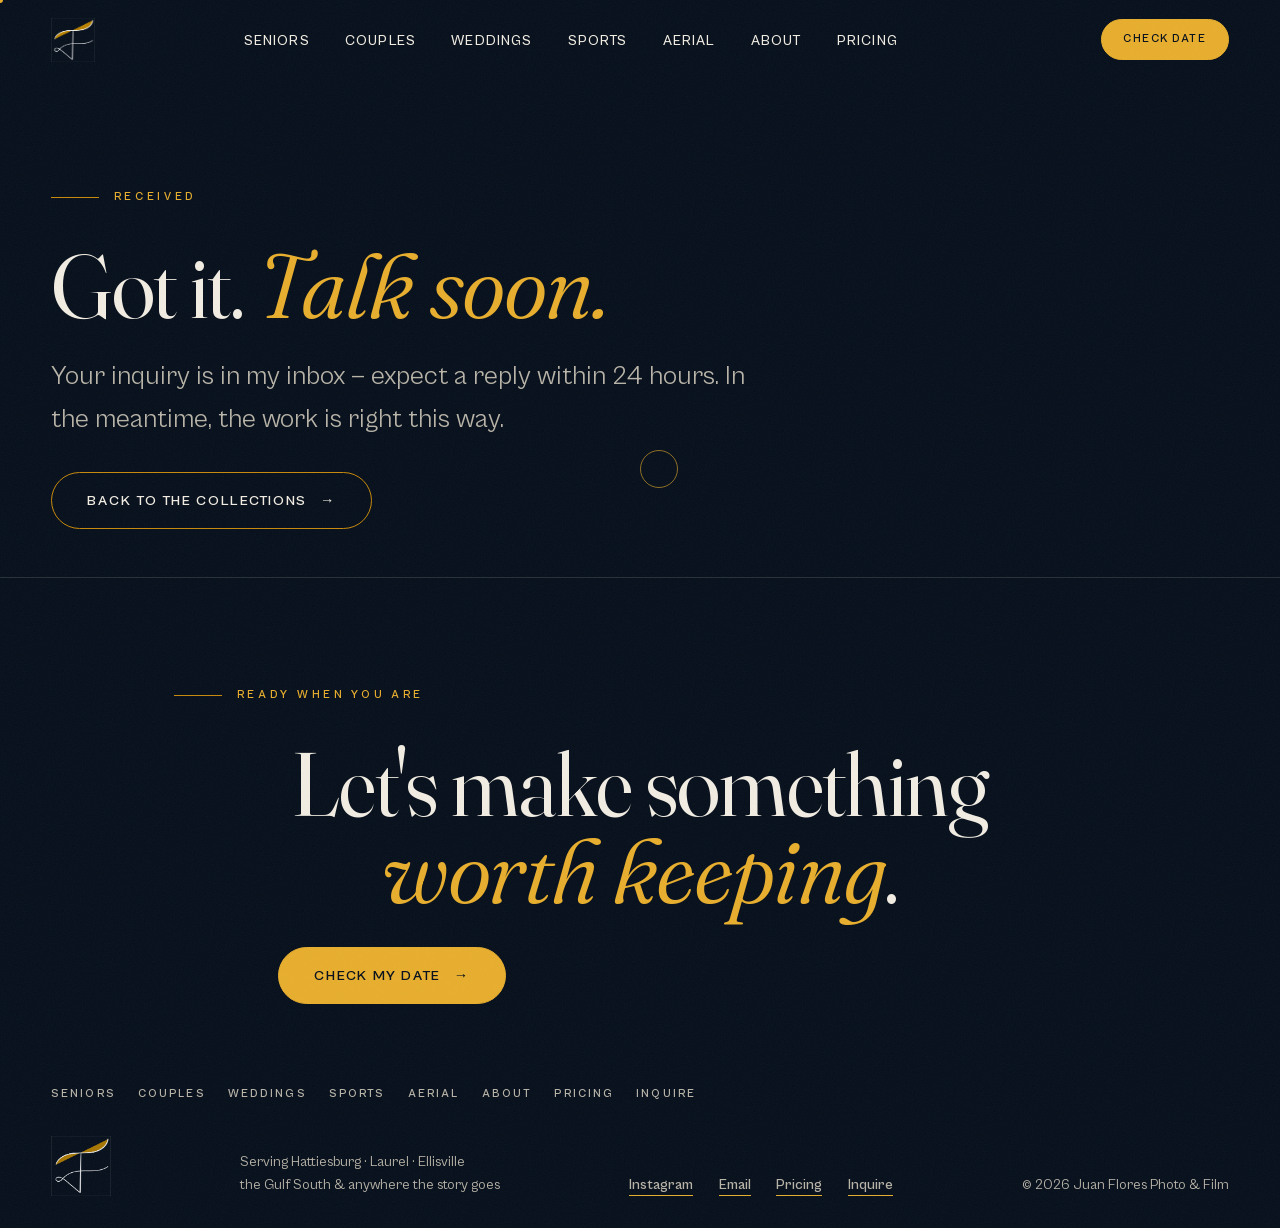
<file: thanks.html>
<!doctype html>
<html lang="en">
<head>
<meta charset="utf-8">
<meta name="viewport" content="width=device-width, initial-scale=1">
<title>Thank You | Juan Flores Photo &amp; Film</title>
<meta name="description" content="Your inquiry is in — expect a reply within 24 hours.">
<meta name="theme-color" content="#060f1b">
<meta name="author" content="Juan Flores">
<meta name="geo.region" content="US-MS">
<meta name="geo.placename" content="Hattiesburg">
<link rel="canonical" href="https://jkl5713-bot.github.io/jf-photography/thanks.html">
<meta property="og:site_name" content="Juan Flores Photo &amp; Film">
<meta property="og:locale" content="en_US">
<meta property="og:title" content="Thank You | Juan Flores Photo &amp; Film">
<meta property="og:description" content="Your inquiry is in — expect a reply within 24 hours.">
<meta property="og:type" content="website">
<meta property="og:url" content="https://jkl5713-bot.github.io/jf-photography/thanks.html">
<meta property="og:image" content="https://jkl5713-bot.github.io/jf-photography/assets/img/hero/golden-hour-tennis-serve-ellisville-ms-1200.jpg">
<meta property="og:image:width" content="1200">
<meta property="og:image:height" content="800">
<meta name="twitter:card" content="summary_large_image">
<meta name="twitter:title" content="Thank You | Juan Flores Photo &amp; Film">
<meta name="twitter:description" content="Your inquiry is in — expect a reply within 24 hours.">
<meta name="twitter:image" content="https://jkl5713-bot.github.io/jf-photography/assets/img/hero/golden-hour-tennis-serve-ellisville-ms-1200.jpg">
<link rel="icon" href="assets/brand/favicon.png">
<link rel="apple-touch-icon" href="assets/brand/favicon.png">
<link rel="preload" href="assets/fonts/fraunces-3.woff2" as="font" type="font/woff2" crossorigin>
<link rel="preload" href="assets/fonts/CabinetGrotesk-Variable.woff2" as="font" type="font/woff2" crossorigin>
<link rel="stylesheet" href="css/fonts.css">
<link rel="stylesheet" href="css/main.css">
<script src="js/main.js" defer></script>
<script src="js/gallery.js" defer></script>
</head>
<body>

<a class="skip" href="#main">Skip to content</a>
<header class="nav">
  <a class="nav__logo" href="index.html" aria-label="JF — home">
    <img src="assets/brand/jf-white.png" alt="JF monogram — Juan Flores Photo &amp; Film">
  </a>
  <nav aria-label="Primary">
    <ul class="nav__links" id="primary-nav">
      <li><a href="seniors.html">Seniors</a></li>
      <li><a href="couples.html">Couples</a></li>
      <li><a href="weddings.html">Weddings</a></li>
      <li><a href="sports.html">Sports</a></li>
      <li><a href="aerial.html">Aerial</a></li>
      <li><a href="about.html">About</a></li>
      <li><a href="pricing.html">Pricing</a></li>
      <li><a href="inquire.html">Inquire</a></li>
    </ul>
  </nav>
  <a class="btn btn--solid nav__cta" href="inquire.html">Check date</a>
  <button class="nav__toggle" aria-expanded="false" aria-controls="primary-nav" aria-label="Open menu">Menu</button>
</header>

<main id="main">
  <div class="wrap page-hero" style="min-height:60svh">
    <p class="eyebrow reveal">Received</p>
    <h1 class="reveal">Got it. <em>Talk soon.</em></h1>
    <p class="lede reveal" style="--d:.15s">Your inquiry is in my inbox — expect a reply within 24 hours. In the meantime, the work is right this way.</p>
    <p class="mt-2 reveal" style="--d:.25s"><a class="btn" href="index.html#collections">Back to the collections <span class="arrow">&rarr;</span></a></p>
  </div>
</main>
<footer class="footer">
  <div class="wrap">
    <div class="footer__cta">
      <p class="eyebrow" style="justify-content:center">Ready when you are</p>
      <h2 class="reveal">Let's make something <em>worth keeping</em>.</h2>
      <p class="mt-2"><a class="btn btn--solid" href="inquire.html">Check my date <span class="arrow">&rarr;</span></a></p>
    </div>
    <nav class="footer__map" aria-label="Site">
      <a href="seniors.html">Seniors</a>
      <a href="couples.html">Couples</a>
      <a href="weddings.html">Weddings</a>
      <a href="sports.html">Sports</a>
      <a href="aerial.html">Aerial</a>
      <a href="about.html">About</a>
      <a href="pricing.html">Pricing</a>
      <a href="inquire.html">Inquire</a>
    </nav>
    <div class="footer__grid">
      <img src="assets/brand/jf-white.png" alt="JF monogram">
      <p>Serving Hattiesburg · Laurel · Ellisville<br>the Gulf South &amp; anywhere the story goes</p>
      <div class="footer__links">
        <a class="link-line" href="https://www.instagram.com/j.f.official" target="_blank" rel="noopener">Instagram</a>
        <a class="link-line" href="mailto:jkl81694@gmail.com">Email</a>
        <a class="link-line" href="pricing.html">Pricing</a>
        <a class="link-line" href="inquire.html">Inquire</a>
      </div>
      <p>© <span data-year>2026</span> Juan Flores Photo &amp; Film</p>
    </div>
  </div>
</footer>

<div class="grain" aria-hidden="true"></div>
</body>
</html>
</file>
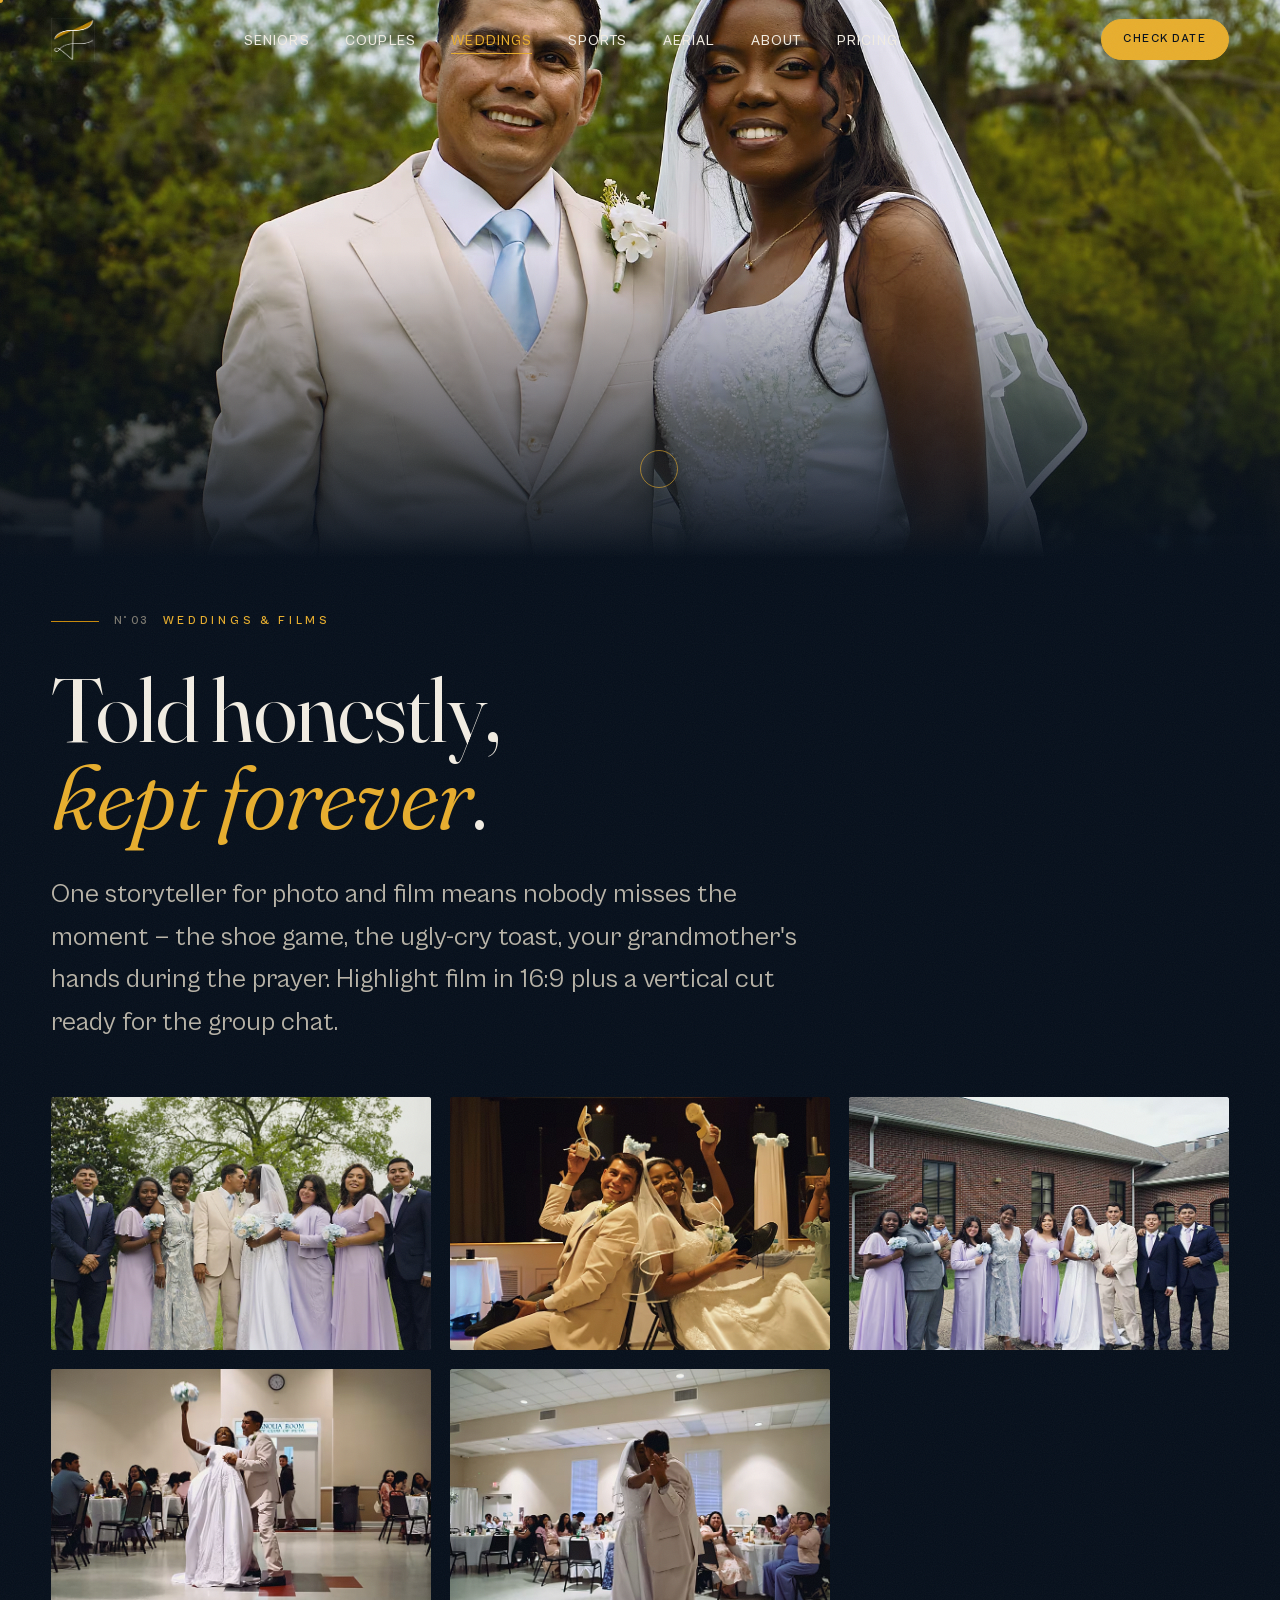
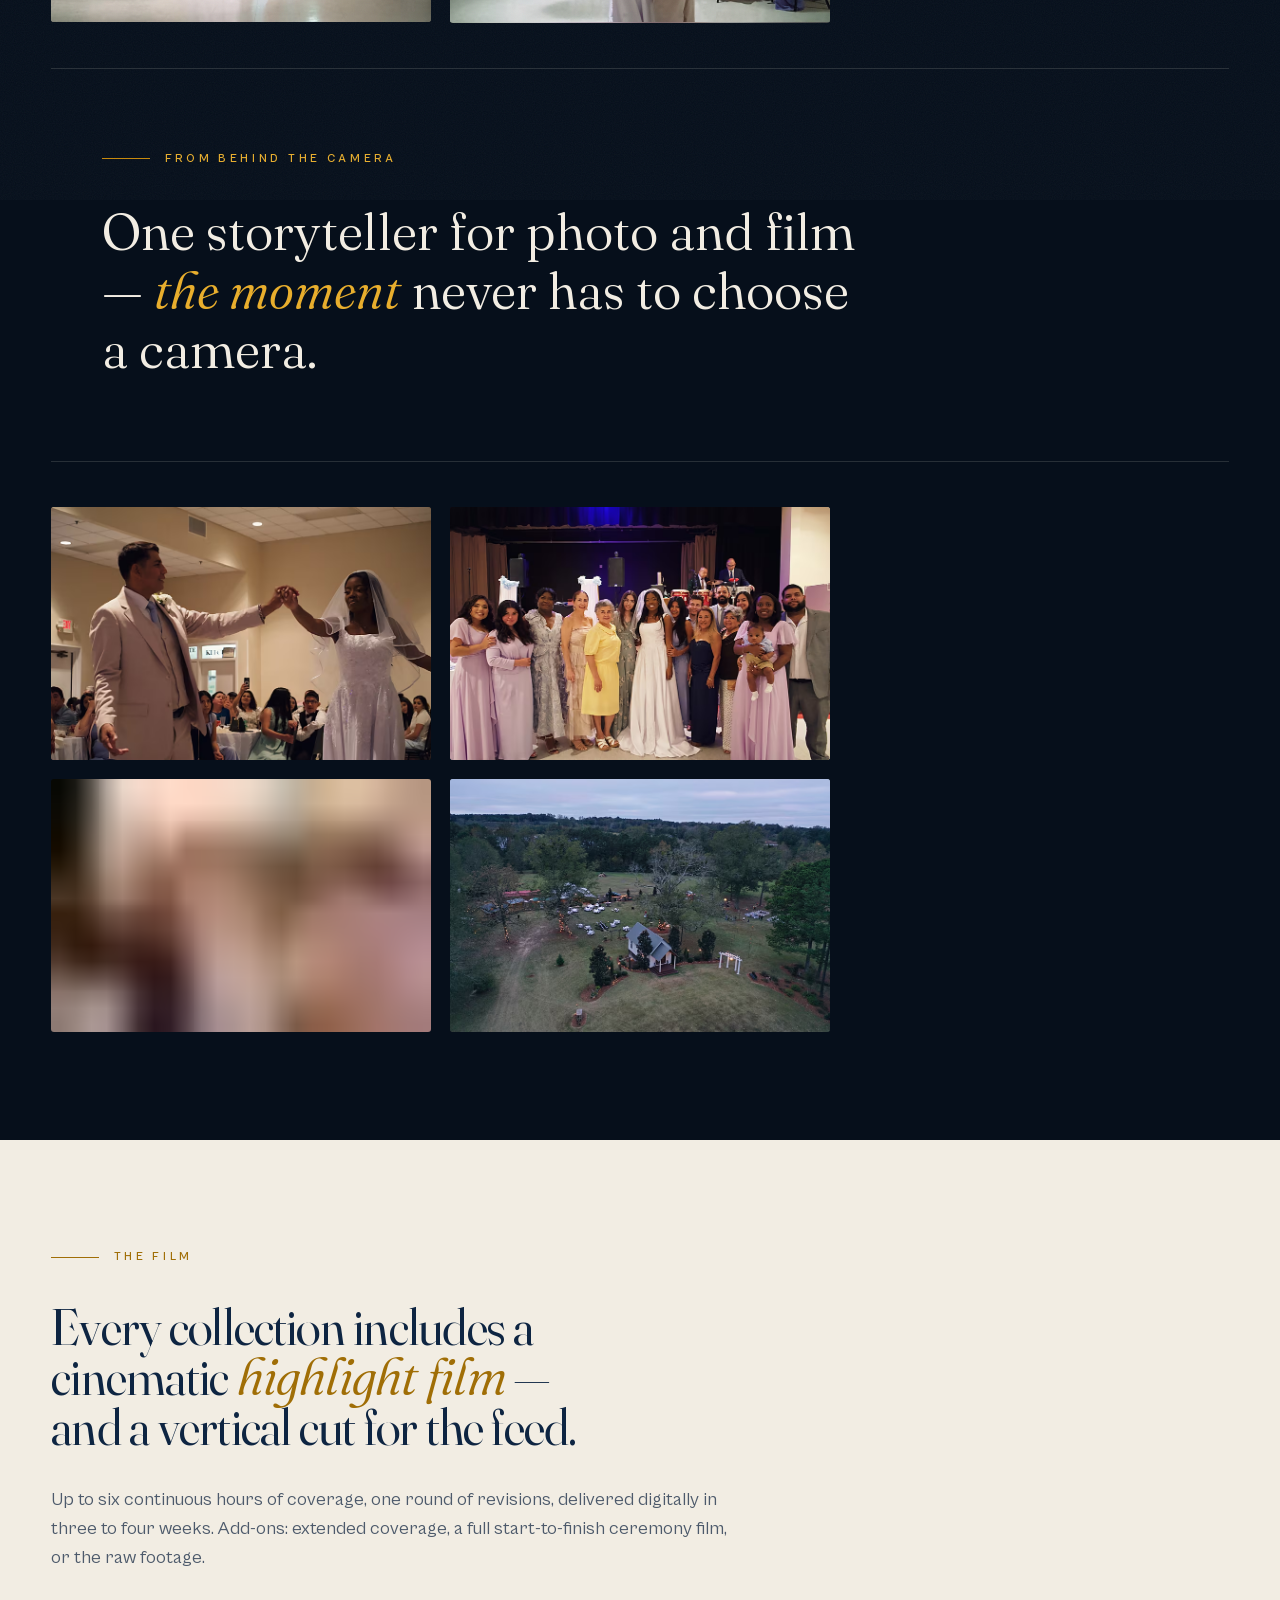
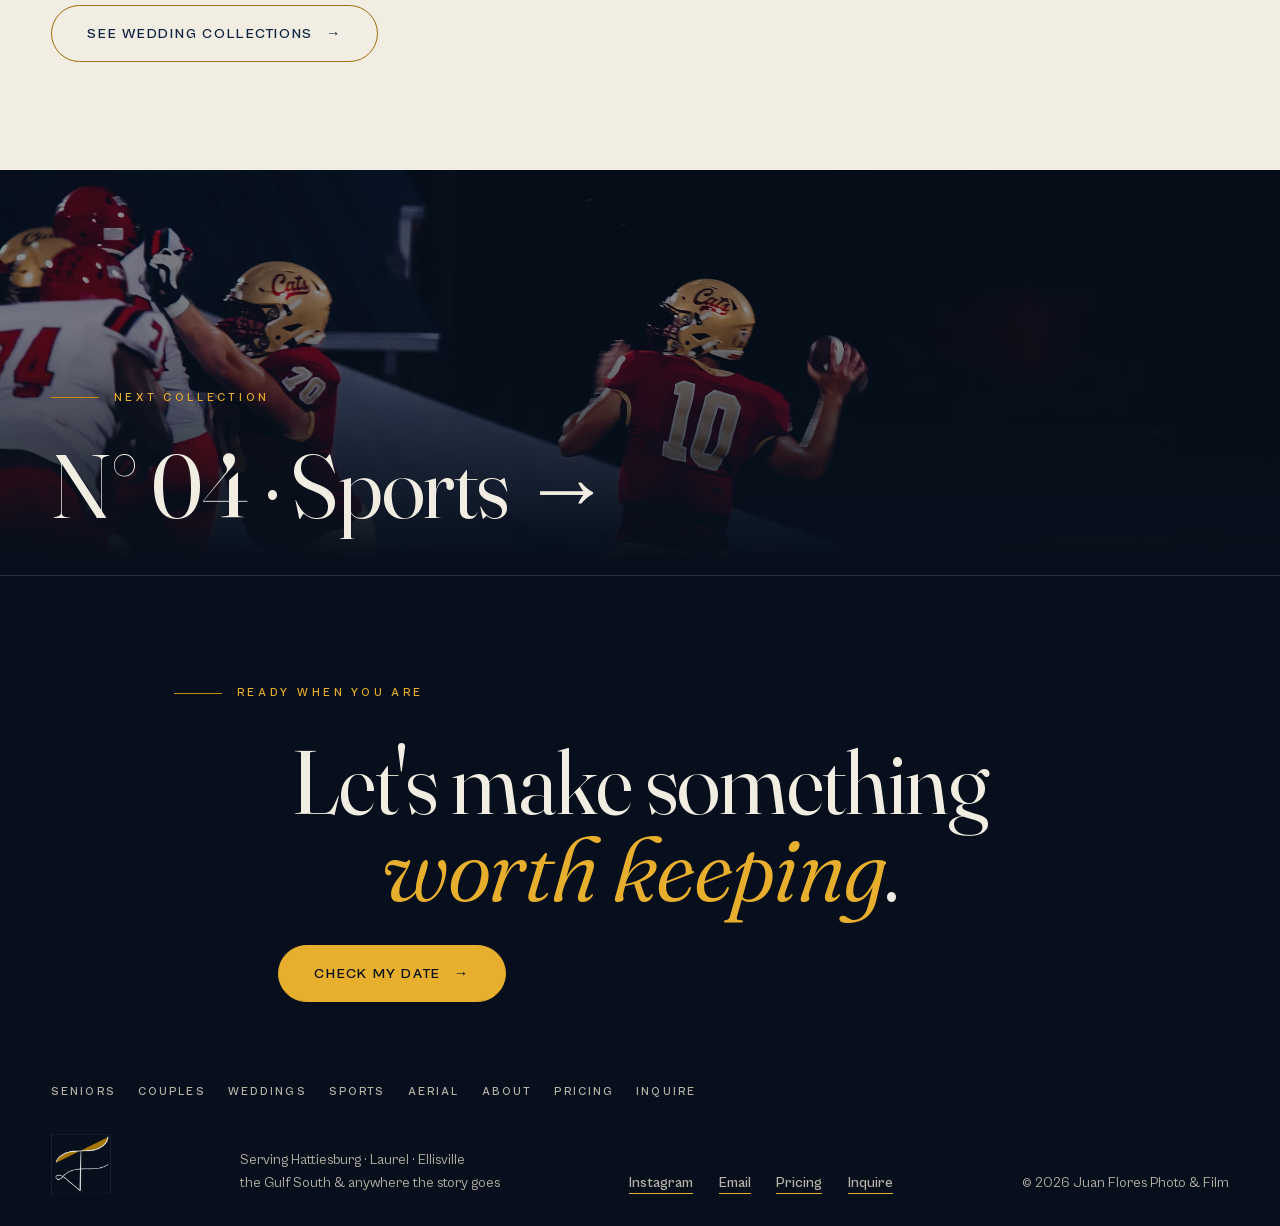
<file: weddings.html>
<!doctype html>
<html lang="en">
<head>
<meta charset="utf-8">
<meta name="viewport" content="width=device-width, initial-scale=1">
<title>Wedding Photographer &amp; Videographer in Hattiesburg, MS | Juan Flores</title>
<meta name="description" content="Wedding photography and cinematic highlight films across Hattiesburg, Laurel, Ellisville and Petal, Mississippi — one shooter, photo and film.">
<meta name="theme-color" content="#060f1b">
<meta name="author" content="Juan Flores">
<meta name="geo.region" content="US-MS">
<meta name="geo.placename" content="Hattiesburg">
<link rel="canonical" href="https://jkl5713-bot.github.io/jf-photography/weddings.html">
<meta property="og:site_name" content="Juan Flores Photo &amp; Film">
<meta property="og:locale" content="en_US">
<meta property="og:title" content="Wedding Photographer &amp; Videographer in Hattiesburg, MS | Juan Flores">
<meta property="og:description" content="Wedding photography and cinematic highlight films across Hattiesburg, Laurel, Ellisville and Petal, Mississippi — one shooter, photo and film.">
<meta property="og:type" content="website">
<meta property="og:url" content="https://jkl5713-bot.github.io/jf-photography/weddings.html">
<meta property="og:image" content="https://jkl5713-bot.github.io/jf-photography/assets/img/hero/golden-hour-tennis-serve-ellisville-ms-1200.jpg">
<meta property="og:image:width" content="1200">
<meta property="og:image:height" content="800">
<meta name="twitter:card" content="summary_large_image">
<meta name="twitter:title" content="Wedding Photographer &amp; Videographer in Hattiesburg, MS | Juan Flores">
<meta name="twitter:description" content="Wedding photography and cinematic highlight films across Hattiesburg, Laurel, Ellisville and Petal, Mississippi — one shooter, photo and film.">
<meta name="twitter:image" content="https://jkl5713-bot.github.io/jf-photography/assets/img/hero/golden-hour-tennis-serve-ellisville-ms-1200.jpg">
<link rel="icon" href="assets/brand/favicon.png">
<link rel="apple-touch-icon" href="assets/brand/favicon.png">
<link rel="preload" href="assets/fonts/fraunces-3.woff2" as="font" type="font/woff2" crossorigin>
<link rel="preload" href="assets/fonts/CabinetGrotesk-Variable.woff2" as="font" type="font/woff2" crossorigin>
<link rel="preload" as="image" type="image/avif" imagesrcset="assets/img/weddings/bride-groom-portrait-petal-ms-2400.avif 2400w, assets/img/weddings/bride-groom-portrait-petal-ms-1200.avif 1200w" imagesizes="100vw">
<link rel="stylesheet" href="css/fonts.css">
<link rel="stylesheet" href="css/main.css">
<script src="js/main.js" defer></script>
<script src="js/gallery.js" defer></script>
</head>
<body>

<a class="skip" href="#main">Skip to content</a>
<header class="nav">
  <a class="nav__logo" href="index.html" aria-label="JF — home">
    <img src="assets/brand/jf-white.png" alt="JF monogram — Juan Flores Photo &amp; Film">
  </a>
  <nav aria-label="Primary">
    <ul class="nav__links" id="primary-nav">
      <li><a href="seniors.html">Seniors</a></li>
      <li><a href="couples.html">Couples</a></li>
      <li><a href="weddings.html" aria-current="page">Weddings</a></li>
      <li><a href="sports.html">Sports</a></li>
      <li><a href="aerial.html">Aerial</a></li>
      <li><a href="about.html">About</a></li>
      <li><a href="pricing.html">Pricing</a></li>
      <li><a href="inquire.html">Inquire</a></li>
    </ul>
  </nav>
  <a class="btn btn--solid nav__cta" href="inquire.html">Check date</a>
  <button class="nav__toggle" aria-expanded="false" aria-controls="primary-nav" aria-label="Open menu">Menu</button>
</header>

<main id="main">
  <section class="banner parallax">
    <!-- GALLERY:banner-weddings -->
<picture>
  <source type="image/avif" srcset="assets/img/weddings/bride-groom-portrait-petal-ms-2400.avif 2400w, assets/img/weddings/bride-groom-portrait-petal-ms-1200.avif 1200w" sizes="100vw">
  <img src="assets/img/weddings/bride-groom-portrait-petal-ms-2400.jpg" srcset="assets/img/weddings/bride-groom-portrait-petal-ms-2400.jpg 2400w, assets/img/weddings/bride-groom-portrait-petal-ms-1200.jpg 1200w" sizes="100vw"
    width="11584" height="7722" fetchpriority="high" alt="Bride and groom beaming shoulder to shoulder — Petal, MS wedding">
</picture>
<!-- /GALLERY:banner-weddings -->
  </section>
  <div class="wrap" style="padding-block:clamp(2.5rem,6vh,4rem)">
    <p class="eyebrow reveal"><span class="num">N° 03</span> Weddings &amp; films</p>
    <h1 class="reveal" style="font-size:var(--text-2xl);max-width:16ch">Told honestly, <em>kept forever</em>.</h1>
    <p class="lede dim reveal mt-2" style="--d:.15s;font-size:var(--text-lg);max-width:48ch">One storyteller for photo and film means nobody misses the moment — the shoe game, the ugly-cry toast, your grandmother's hands during the prayer. Highlight film in 16:9 plus a vertical cut ready for the group chat.</p>
  </div>
  <section id="frames" class="wrap" style="padding-bottom:var(--section)">
    <div class="masonry" data-lightbox>
      <!-- GALLERY:weddings -->
<figure class="reveal" data-full="assets/img/weddings/wedding-party-kiss-petal-ms-1600.jpg"
  style="aspect-ratio:11636/7756;background-image:url('[data-uri]')">
  <picture>
    <source type="image/avif" srcset="assets/img/weddings/wedding-party-kiss-petal-ms-1600.avif 1600w, assets/img/weddings/wedding-party-kiss-petal-ms-800.avif 800w" sizes="(max-width: 700px) 96vw, (max-width: 1100px) 46vw, 31vw">
    <img src="assets/img/weddings/wedding-party-kiss-petal-ms-1600.jpg" srcset="assets/img/weddings/wedding-party-kiss-petal-ms-1600.jpg 1600w, assets/img/weddings/wedding-party-kiss-petal-ms-800.jpg 800w" sizes="(max-width: 700px) 96vw, (max-width: 1100px) 46vw, 31vw"
      width="11636" height="7756" loading="lazy" decoding="async"
      alt="Bride and groom kiss at the center of their lavender wedding party">
  </picture>
  <figcaption>Petal, MS — A &amp; C '26</figcaption>
</figure>
<figure class="reveal" data-full="assets/img/weddings/wedding-grand-entrance-bouquet-1600.jpg"
  style="aspect-ratio:11674/7782;background-image:url('[data-uri]')">
  <picture>
    <source type="image/avif" srcset="assets/img/weddings/wedding-grand-entrance-bouquet-1600.avif 1600w, assets/img/weddings/wedding-grand-entrance-bouquet-800.avif 800w" sizes="(max-width: 700px) 96vw, (max-width: 1100px) 46vw, 31vw">
    <img src="assets/img/weddings/wedding-grand-entrance-bouquet-1600.jpg" srcset="assets/img/weddings/wedding-grand-entrance-bouquet-1600.jpg 1600w, assets/img/weddings/wedding-grand-entrance-bouquet-800.jpg 800w" sizes="(max-width: 700px) 96vw, (max-width: 1100px) 46vw, 31vw"
      width="11674" height="7782" loading="lazy" decoding="async"
      alt="Bride throws her bouquet arm skyward during the grand entrance">
  </picture>
  <figcaption>Petal, MS — Grand entrance</figcaption>
</figure>
<figure class="reveal" data-full="assets/img/weddings/wedding-reception-shoe-game-1600.jpg"
  style="aspect-ratio:6000/4000;background-image:url('[data-uri]')">
  <picture>
    <source type="image/avif" srcset="assets/img/weddings/wedding-reception-shoe-game-1600.avif 1600w, assets/img/weddings/wedding-reception-shoe-game-800.avif 800w" sizes="(max-width: 700px) 96vw, (max-width: 1100px) 46vw, 31vw">
    <img src="assets/img/weddings/wedding-reception-shoe-game-1600.jpg" srcset="assets/img/weddings/wedding-reception-shoe-game-1600.jpg 1600w, assets/img/weddings/wedding-reception-shoe-game-800.jpg 800w" sizes="(max-width: 700px) 96vw, (max-width: 1100px) 46vw, 31vw"
      width="6000" height="4000" loading="lazy" decoding="async"
      alt="Shoe-game laughter at the reception, heels held high">
  </picture>
  <figcaption>Petal, MS — Shoe game</figcaption>
</figure>
<figure class="reveal" data-full="assets/img/weddings/wedding-first-dance-kiss-1600.jpg"
  style="aspect-ratio:12000/8000;background-image:url('[data-uri]')">
  <picture>
    <source type="image/avif" srcset="assets/img/weddings/wedding-first-dance-kiss-1600.avif 1600w, assets/img/weddings/wedding-first-dance-kiss-800.avif 800w" sizes="(max-width: 700px) 96vw, (max-width: 1100px) 46vw, 31vw">
    <img src="assets/img/weddings/wedding-first-dance-kiss-1600.jpg" srcset="assets/img/weddings/wedding-first-dance-kiss-1600.jpg 1600w, assets/img/weddings/wedding-first-dance-kiss-800.jpg 800w" sizes="(max-width: 700px) 96vw, (max-width: 1100px) 46vw, 31vw"
      width="12000" height="8000" loading="lazy" decoding="async"
      alt="First-dance kiss as seated guests look on">
  </picture>
  <figcaption>Petal, MS — First dance</figcaption>
</figure>
<figure class="reveal" data-full="assets/img/weddings/wedding-party-formal-church-1600.jpg"
  style="aspect-ratio:6000/4000;background-image:url('[data-uri]')">
  <picture>
    <source type="image/avif" srcset="assets/img/weddings/wedding-party-formal-church-1600.avif 1600w, assets/img/weddings/wedding-party-formal-church-800.avif 800w" sizes="(max-width: 700px) 96vw, (max-width: 1100px) 46vw, 31vw">
    <img src="assets/img/weddings/wedding-party-formal-church-1600.jpg" srcset="assets/img/weddings/wedding-party-formal-church-1600.jpg 1600w, assets/img/weddings/wedding-party-formal-church-800.jpg 800w" sizes="(max-width: 700px) 96vw, (max-width: 1100px) 46vw, 31vw"
      width="6000" height="4000" loading="lazy" decoding="async"
      alt="Full wedding party outside the red-brick church">
  </picture>
  <figcaption>Petal, MS — Wedding party</figcaption>
</figure>
<aside class="interlude"><div class="wrap"><p class="eyebrow">From behind the camera</p><p class="interlude__line">One storyteller for photo and film — <em>the moment</em> never has to choose a camera.</p></div></aside>
<figure class="reveal" data-full="assets/img/weddings/wedding-first-dance-guests-1600.jpg"
  style="aspect-ratio:6000/4000;background-image:url('[data-uri]')">
  <picture>
    <source type="image/avif" srcset="assets/img/weddings/wedding-first-dance-guests-1600.avif 1600w, assets/img/weddings/wedding-first-dance-guests-800.avif 800w" sizes="(max-width: 700px) 96vw, (max-width: 1100px) 46vw, 31vw">
    <img src="assets/img/weddings/wedding-first-dance-guests-1600.jpg" srcset="assets/img/weddings/wedding-first-dance-guests-1600.jpg 1600w, assets/img/weddings/wedding-first-dance-guests-800.jpg 800w" sizes="(max-width: 700px) 96vw, (max-width: 1100px) 46vw, 31vw"
      width="6000" height="4000" loading="lazy" decoding="async"
      alt="First dance with the couple's guests circled around">
  </picture>
  <figcaption>Petal, MS — Reception</figcaption>
</figure>
<figure class="reveal" data-full="assets/img/weddings/wedding-photo-booth-fun-1600.jpg"
  style="aspect-ratio:6000/4000;background-image:url('[data-uri]')">
  <picture>
    <source type="image/avif" srcset="assets/img/weddings/wedding-photo-booth-fun-1600.avif 1600w, assets/img/weddings/wedding-photo-booth-fun-800.avif 800w" sizes="(max-width: 700px) 96vw, (max-width: 1100px) 46vw, 31vw">
    <img src="assets/img/weddings/wedding-photo-booth-fun-1600.jpg" srcset="assets/img/weddings/wedding-photo-booth-fun-1600.jpg 1600w, assets/img/weddings/wedding-photo-booth-fun-800.jpg 800w" sizes="(max-width: 700px) 96vw, (max-width: 1100px) 46vw, 31vw"
      width="6000" height="4000" loading="lazy" decoding="async"
      alt="Photo-booth props under the Mr & Mrs sign">
  </picture>
  <figcaption>Petal, MS — Photo booth</figcaption>
</figure>
<figure class="reveal" data-full="assets/img/weddings/wedding-family-formal-reception-1600.jpg"
  style="aspect-ratio:6000/4000;background-image:url('[data-uri]')">
  <picture>
    <source type="image/avif" srcset="assets/img/weddings/wedding-family-formal-reception-1600.avif 1600w, assets/img/weddings/wedding-family-formal-reception-800.avif 800w" sizes="(max-width: 700px) 96vw, (max-width: 1100px) 46vw, 31vw">
    <img src="assets/img/weddings/wedding-family-formal-reception-1600.jpg" srcset="assets/img/weddings/wedding-family-formal-reception-1600.jpg 1600w, assets/img/weddings/wedding-family-formal-reception-800.jpg 800w" sizes="(max-width: 700px) 96vw, (max-width: 1100px) 46vw, 31vw"
      width="6000" height="4000" loading="lazy" decoding="async"
      alt="Family portrait with the live band on stage behind">
  </picture>
  <figcaption>Petal, MS — Family formal</figcaption>
</figure>
<figure class="reveal" data-full="assets/img/weddings/wedding-venue-aerial-dusk-mississippi-1600.jpg"
  style="aspect-ratio:5472/3648;background-image:url('[data-uri]')">
  <picture>
    <source type="image/avif" srcset="assets/img/weddings/wedding-venue-aerial-dusk-mississippi-1600.avif 1600w, assets/img/weddings/wedding-venue-aerial-dusk-mississippi-800.avif 800w" sizes="(max-width: 700px) 96vw, (max-width: 1100px) 46vw, 31vw">
    <img src="assets/img/weddings/wedding-venue-aerial-dusk-mississippi-1600.jpg" srcset="assets/img/weddings/wedding-venue-aerial-dusk-mississippi-1600.jpg 1600w, assets/img/weddings/wedding-venue-aerial-dusk-mississippi-800.jpg 800w" sizes="(max-width: 700px) 96vw, (max-width: 1100px) 46vw, 31vw"
      width="5472" height="3648" loading="lazy" decoding="async"
      alt="Dusk aerial of a country wedding — chapel, string-lit oaks and reception tables">
  </picture>
  <figcaption>Mississippi — The venue from above</figcaption>
</figure>
<!-- /GALLERY:weddings -->
    </div>
  </section>
  <section class="section ivory">
    <div class="wrap">
      <p class="eyebrow reveal">The film</p>
      <h2 class="reveal" style="font-size:var(--text-xl);max-width:26ch">Every collection includes a cinematic <em>highlight film</em> — and a vertical cut for the feed.</h2>
      <p class="mt-2 reveal" style="--d:.1s">Up to six continuous hours of coverage, one round of revisions, delivered digitally in three to four weeks. Add-ons: extended coverage, a full start-to-finish ceremony film, or the raw footage.</p>
      <!-- WATCH-THE-FILM: upload your best highlight film to YouTube (unlisted is fine),
           then uncomment and set data-yt to the video id. The player only loads on click.
      <div class="film-embed reveal mt-4" data-yt="VIDEO_ID" role="button" tabindex="0" aria-label="Play the highlight film">
        <img src="assets/video/aerial-loop-poster.jpg" alt="" loading="lazy" decoding="async">
        <span class="film-embed__play">Play the film</span>
      </div>
      -->
      <p class="mt-2 reveal" style="--d:.2s"><a class="btn" href="pricing.html">See wedding collections <span class="arrow">&rarr;</span></a></p>
    </div>
  </section>
  <a class="next-col" href="sports.html">
    <picture>
      <source type="image/avif" srcset="assets/img/sports/college-football-quarterback-friday-night-2400.avif 2400w, assets/img/sports/college-football-quarterback-friday-night-1200.avif 1200w" sizes="100vw">
      <img src="assets/img/sports/college-football-quarterback-friday-night-2400.jpg" srcset="assets/img/sports/college-football-quarterback-friday-night-2400.jpg 2400w, assets/img/sports/college-football-quarterback-friday-night-1200.jpg 1200w" sizes="100vw"
        width="6000" height="4000" loading="lazy" decoding="async" alt="">
    </picture>
    <div class="next-col__text">
      <p class="eyebrow">Next collection</p>
      <h2>N° 04 · Sports <span class="arrow">&rarr;</span></h2>
    </div>
  </a>
</main>

<footer class="footer">
  <div class="wrap">
    <div class="footer__cta">
      <p class="eyebrow" style="justify-content:center">Ready when you are</p>
      <h2 class="reveal">Let's make something <em>worth keeping</em>.</h2>
      <p class="mt-2"><a class="btn btn--solid" href="inquire.html">Check my date <span class="arrow">&rarr;</span></a></p>
    </div>
    <nav class="footer__map" aria-label="Site">
      <a href="seniors.html">Seniors</a>
      <a href="couples.html">Couples</a>
      <a href="weddings.html">Weddings</a>
      <a href="sports.html">Sports</a>
      <a href="aerial.html">Aerial</a>
      <a href="about.html">About</a>
      <a href="pricing.html">Pricing</a>
      <a href="inquire.html">Inquire</a>
    </nav>
    <div class="footer__grid">
      <img src="assets/brand/jf-white.png" alt="JF monogram">
      <p>Serving Hattiesburg · Laurel · Ellisville<br>the Gulf South &amp; anywhere the story goes</p>
      <div class="footer__links">
        <a class="link-line" href="https://www.instagram.com/j.f.official" target="_blank" rel="noopener">Instagram</a>
        <a class="link-line" href="mailto:jkl81694@gmail.com">Email</a>
        <a class="link-line" href="pricing.html">Pricing</a>
        <a class="link-line" href="inquire.html">Inquire</a>
      </div>
      <p>© <span data-year>2026</span> Juan Flores Photo &amp; Film</p>
    </div>
  </div>
</footer>

<div class="grain" aria-hidden="true"></div>
</body>
</html>
</file>
<file: css/fonts.css>
/* vietnamese */
@font-face {
  font-family: 'Fraunces';
  font-style: italic;
  font-weight: 100 900;
  font-display: swap;
  src: url(../assets/fonts/fraunces-1.woff2) format('woff2');
  unicode-range: U+0102-0103, U+0110-0111, U+0128-0129, U+0168-0169, U+01A0-01A1, U+01AF-01B0, U+0300-0301, U+0303-0304, U+0308-0309, U+0323, U+0329, U+1EA0-1EF9, U+20AB;
}
/* latin-ext */
@font-face {
  font-family: 'Fraunces';
  font-style: italic;
  font-weight: 100 900;
  font-display: swap;
  src: url(../assets/fonts/fraunces-2.woff2) format('woff2');
  unicode-range: U+0100-02BA, U+02BD-02C5, U+02C7-02CC, U+02CE-02D7, U+02DD-02FF, U+0304, U+0308, U+0329, U+1D00-1DBF, U+1E00-1E9F, U+1EF2-1EFF, U+2020, U+20A0-20AB, U+20AD-20C0, U+2113, U+2C60-2C7F, U+A720-A7FF;
}
/* latin */
@font-face {
  font-family: 'Fraunces';
  font-style: italic;
  font-weight: 100 900;
  font-display: swap;
  src: url(../assets/fonts/fraunces-3.woff2) format('woff2');
  unicode-range: U+0000-00FF, U+0131, U+0152-0153, U+02BB-02BC, U+02C6, U+02DA, U+02DC, U+0304, U+0308, U+0329, U+2000-206F, U+20AC, U+2122, U+2191, U+2193, U+2212, U+2215, U+FEFF, U+FFFD;
}
/* vietnamese */
@font-face {
  font-family: 'Fraunces';
  font-style: normal;
  font-weight: 100 900;
  font-display: swap;
  src: url(../assets/fonts/fraunces-4.woff2) format('woff2');
  unicode-range: U+0102-0103, U+0110-0111, U+0128-0129, U+0168-0169, U+01A0-01A1, U+01AF-01B0, U+0300-0301, U+0303-0304, U+0308-0309, U+0323, U+0329, U+1EA0-1EF9, U+20AB;
}
/* latin-ext */
@font-face {
  font-family: 'Fraunces';
  font-style: normal;
  font-weight: 100 900;
  font-display: swap;
  src: url(../assets/fonts/fraunces-5.woff2) format('woff2');
  unicode-range: U+0100-02BA, U+02BD-02C5, U+02C7-02CC, U+02CE-02D7, U+02DD-02FF, U+0304, U+0308, U+0329, U+1D00-1DBF, U+1E00-1E9F, U+1EF2-1EFF, U+2020, U+20A0-20AB, U+20AD-20C0, U+2113, U+2C60-2C7F, U+A720-A7FF;
}
/* latin */
@font-face {
  font-family: 'Fraunces';
  font-style: normal;
  font-weight: 100 900;
  font-display: swap;
  src: url(../assets/fonts/fraunces-6.woff2) format('woff2');
  unicode-range: U+0000-00FF, U+0131, U+0152-0153, U+02BB-02BC, U+02C6, U+02DA, U+02DC, U+0304, U+0308, U+0329, U+2000-206F, U+20AC, U+2122, U+2191, U+2193, U+2212, U+2215, U+FEFF, U+FFFD;
}

/* Cabinet Grotesk — variable, Fontshare ITF Free Font License */
@font-face {
  font-family: 'Cabinet Grotesk';
  src: url('../assets/fonts/CabinetGrotesk-Variable.woff2') format('woff2');
  font-weight: 100 900;
  font-display: swap;
}
/* General Sans — variable, Fontshare ITF Free Font License */
@font-face {
  font-family: 'General Sans';
  src: url('../assets/fonts/GeneralSans-Variable.woff2') format('woff2');
  font-weight: 200 700;
  font-display: swap;
}
</file>
<file: css/main.css>
/* ============================================================
   JF — Juan Flores Photo & Film
   Design system: deep-navy editorial, gold accent discipline,
   Fraunces display serif + Cabinet Grotesk grotesque.
   ============================================================ */

:root {
  /* palette */
  --ink-950: #060f1b;
  --ink-900: #0a1a2f;
  --ink-850: #0e2542;
  --ink-800: #12365c;
  --paper: #f2ede3;
  --paper-dim: #b9b4a8;
  --paper-faint: #7d7a71;
  --gold: #c8890a;
  --gold-bright: #e8ae2d;
  --line: color-mix(in srgb, var(--paper) 14%, transparent);

  /* type */
  --font-display: 'Fraunces', 'Times New Roman', serif;
  --font-body: 'Cabinet Grotesk', 'Helvetica Neue', sans-serif;
  --text-xs: 0.72rem;
  --text-sm: 0.9rem;
  --text-base: clamp(1rem, 0.95rem + 0.25vw, 1.15rem);
  --text-lg: clamp(1.25rem, 1.1rem + 0.7vw, 1.7rem);
  --text-xl: clamp(1.8rem, 1.3rem + 2.4vw, 3.2rem);
  --text-2xl: clamp(2.6rem, 1.6rem + 5vw, 5.6rem);
  --text-hero: clamp(3rem, 1.2rem + 9.5vw, 9.5rem);

  --gutter: clamp(1.25rem, 4vw, 4rem);
  --section: clamp(5rem, 12vh, 9rem);
  --ease-out: cubic-bezier(0.19, 1, 0.22, 1);
  --ease-swift: cubic-bezier(0.55, 0, 0.1, 1);
}

/* ---------- reset ---------- */
*, *::before, *::after { box-sizing: border-box; margin: 0; padding: 0; }
html { scroll-behavior: smooth; }
html:focus-within { scroll-behavior: smooth; }
body {
  background: var(--ink-950);
  color: var(--paper);
  font-family: var(--font-body);
  font-weight: 420;
  font-size: var(--text-base);
  line-height: 1.6;
  -webkit-font-smoothing: antialiased;
  overflow-x: clip;
}
img, video, svg { display: block; max-width: 100%; }
a { color: inherit; text-decoration: none; }
button { font: inherit; color: inherit; background: none; border: 0; cursor: pointer; }
::selection { background: var(--gold); color: var(--ink-950); }
:focus-visible { outline: 2px solid var(--gold-bright); outline-offset: 3px; }

h1, h2, h3, .display {
  font-family: var(--font-display);
  font-weight: 380;
  line-height: 0.98;
  letter-spacing: -0.015em;
  text-wrap: balance;
  font-variation-settings: 'opsz' 144, 'SOFT' 30, 'WONK' 0;
}
p { max-width: 62ch; text-wrap: pretty; }
em, .swash {
  font-family: var(--font-display);
  font-style: italic;
  font-weight: 340;
  color: var(--gold-bright);
  font-variation-settings: 'opsz' 60, 'SOFT' 60, 'WONK' 1;
}

/* ---------- cross-document view transitions (MPA) ---------- */
@view-transition { navigation: auto; }
@media (prefers-reduced-motion: no-preference) {
  ::view-transition-old(root) {
    animation: vt-out 0.45s var(--ease-swift) both;
  }
  ::view-transition-new(root) {
    animation: vt-in 0.55s var(--ease-swift) both;
  }
  @keyframes vt-out { to { opacity: 0; transform: translateY(-2.5vh) scale(0.99); } }
  @keyframes vt-in { from { opacity: 0; transform: translateY(3vh); } }
}

/* ---------- film grain ---------- */
.grain {
  position: fixed; inset: -100%;
  width: 300%; height: 300%;
  pointer-events: none;
  z-index: 2000;
  opacity: 0.05;
  background-image: url("data:image/svg+xml,%3Csvg xmlns='http://www.w3.org/2000/svg' width='240' height='240'%3E%3Cfilter id='n'%3E%3CfeTurbulence type='fractalNoise' baseFrequency='0.9' numOctaves='2' stitchTiles='stitch'/%3E%3C/filter%3E%3Crect width='100%25' height='100%25' filter='url(%23n)'/%3E%3C/svg%3E");
  animation: grain-shift 0.9s steps(4) infinite;
}
@keyframes grain-shift {
  0% { transform: translate(0, 0); }
  25% { transform: translate(-2%, 1.4%); }
  50% { transform: translate(1.2%, -1.8%); }
  75% { transform: translate(-1.6%, -0.8%); }
  100% { transform: translate(0.8%, 1.2%); }
}
@media (prefers-reduced-motion: reduce) { .grain { animation: none; } }

/* ---------- custom cursor ---------- */
@media (pointer: fine) {
  .cursor-dot, .cursor-ring {
    position: fixed; top: 0; left: 0;
    pointer-events: none; z-index: 3000;
    border-radius: 50%;
    translate: -50% -50%;
  }
  .cursor-dot { width: 6px; height: 6px; background: var(--gold-bright); }
  .cursor-ring {
    width: 38px; height: 38px;
    border: 1px solid color-mix(in srgb, var(--gold-bright) 60%, transparent);
    transition: width 0.35s var(--ease-out), height 0.35s var(--ease-out),
                background-color 0.35s, opacity 0.3s;
    display: grid; place-items: center;
    font-size: 10px; letter-spacing: 0.14em; text-transform: uppercase;
    color: var(--ink-950); font-weight: 700;
  }
  .cursor-ring.is-hover { width: 64px; height: 64px; background: color-mix(in srgb, var(--gold-bright) 22%, transparent); }
  .cursor-ring.is-view {
    width: 84px; height: 84px;
    background: var(--gold-bright);
    border-color: var(--gold-bright);
  }
  .cursor-ring.is-view::after { content: 'View'; }
}
@media (pointer: coarse) { .cursor-dot, .cursor-ring { display: none; } }

/* ---------- preloader ---------- */
.preloader {
  position: fixed; inset: 0; z-index: 4000;
  background: var(--ink-950);
  display: grid; place-items: center;
  transition: opacity 0.6s var(--ease-swift), visibility 0.6s;
}
.preloader.is-done { opacity: 0; visibility: hidden; }
.preloader img {
  width: min(30vw, 190px);
  animation: logo-breathe 1.6s var(--ease-out) both;
}
@keyframes logo-breathe {
  from { opacity: 0; transform: scale(0.86); filter: blur(8px); }
  to { opacity: 1; transform: scale(1); filter: blur(0); }
}

/* ---------- nav ---------- */
.nav {
  position: fixed; top: 0; left: 0; right: 0; z-index: 1000;
  display: flex; align-items: center; justify-content: space-between;
  padding: 1.1rem var(--gutter);
  transition: background 0.4s, box-shadow 0.4s, translate 0.45s var(--ease-swift);
}
.nav.is-scrolled {
  background: color-mix(in srgb, var(--ink-950) 78%, transparent);
  -webkit-backdrop-filter: blur(14px);
  backdrop-filter: blur(14px);
  box-shadow: 0 1px 0 var(--line);
}
.nav.is-hidden { translate: 0 -100%; }
.nav__logo img { height: 44px; width: auto; }
.nav__links { display: flex; gap: 2.2rem; list-style: none; }
.nav__links a {
  font-size: var(--text-sm); font-weight: 500;
  letter-spacing: 0.08em; text-transform: uppercase;
  position: relative; padding: 0.3rem 0;
}
.nav__links a::after {
  content: ''; position: absolute; left: 0; bottom: 0;
  width: 100%; height: 1px; background: var(--gold-bright);
  transform: scaleX(0); transform-origin: right;
  transition: transform 0.4s var(--ease-swift);
}
.nav__links a:hover::after, .nav__links a[aria-current="page"]::after {
  transform: scaleX(1); transform-origin: left;
}
.nav__links a[aria-current="page"] { color: var(--gold-bright); }
.nav__toggle { display: none; }

@media (max-width: 1160px) {
  .nav__toggle {
    display: block; z-index: 1002;
    font-size: var(--text-sm); letter-spacing: 0.1em; text-transform: uppercase;
  }
  .nav__links {
    position: fixed; inset: 0; z-index: 1001;
    background: color-mix(in srgb, var(--ink-900) 96%, transparent);
    -webkit-backdrop-filter: blur(20px);
    backdrop-filter: blur(20px);
    flex-direction: column; justify-content: center; align-items: center;
    gap: 1.4rem;
    opacity: 0; visibility: hidden;
    transition: opacity 0.4s, visibility 0.4s;
  }
  .nav__links a { font-size: var(--text-lg); font-family: var(--font-display); text-transform: none; letter-spacing: 0; }
  .nav.is-open .nav__links { opacity: 1; visibility: visible; }
}

/* ---------- layout primitives ---------- */
.wrap { padding-inline: var(--gutter); max-width: 1680px; margin-inline: auto; }
.section { padding-block: var(--section); }
.eyebrow {
  display: flex; align-items: center; gap: 0.9rem;
  font-size: var(--text-xs); font-weight: 600;
  letter-spacing: 0.32em; text-transform: uppercase;
  color: var(--gold-bright);
  margin-bottom: 2.2rem;
}
.eyebrow::before { content: ''; width: 3rem; height: 1px; background: var(--gold); }
.eyebrow .num { color: var(--paper-faint); letter-spacing: 0.1em; }

/* ---------- buttons ---------- */
.btn {
  display: inline-flex; align-items: center; gap: 0.8rem;
  padding: 1rem 2.2rem;
  border: 1px solid var(--gold);
  border-radius: 999px;
  font-size: var(--text-sm); font-weight: 600;
  letter-spacing: 0.12em; text-transform: uppercase;
  position: relative; overflow: hidden;
  transition: color 0.35s var(--ease-swift), border-color 0.35s;
}
.btn::before {
  content: ''; position: absolute; inset: 0;
  background: var(--gold-bright);
  translate: 0 101%;
  transition: translate 0.45s var(--ease-swift);
  z-index: -1;
}
.btn:hover { color: var(--ink-950); border-color: var(--gold-bright); }
.btn:hover::before { translate: 0 0; }
.btn--solid { background: var(--gold-bright); color: var(--ink-950); border-color: var(--gold-bright); }
.btn--solid::before { background: var(--paper); }
.btn .arrow { transition: translate 0.35s var(--ease-out); }
.btn:hover .arrow { translate: 4px 0; }

.link-line {
  position: relative; font-weight: 550;
  background-image: linear-gradient(var(--gold-bright), var(--gold-bright));
  background-size: 100% 1px; background-position: 0 100%; background-repeat: no-repeat;
  transition: color 0.3s;
}
.link-line:hover { color: var(--gold-bright); }

/* ---------- reveal animations ---------- */
.reveal { opacity: 0; transform: translateY(2.2rem); }
.reveal.in-view {
  opacity: 1; transform: none;
  transition: opacity 0.9s var(--ease-out), transform 0.9s var(--ease-out);
  transition-delay: var(--d, 0s);
}
@supports (animation-timeline: view()) {
  .reveal, .reveal.in-view {
    opacity: 1; transform: none; transition: none;
    animation: reveal-up 1 both var(--ease-out);
    animation-timeline: view();
    animation-range: entry 0% entry 55%;
  }
  @keyframes reveal-up {
    from { opacity: 0; transform: translateY(2.2rem); }
    to { opacity: 1; transform: none; }
  }
}
@media (prefers-reduced-motion: reduce) {
  .reveal, .reveal.in-view { opacity: 1 !important; transform: none !important; animation: none !important; transition: none !important; }
}

/* scroll-parallax on figures */
@supports (animation-timeline: view()) {
  @media (prefers-reduced-motion: no-preference) {
    .parallax img {
      animation: par-drift 1 both linear;
      animation-timeline: view();
      animation-range: cover 0% cover 100%;
      scale: 1.12;
    }
    @keyframes par-drift {
      from { translate: 0 -4.5%; }
      to { translate: 0 4.5%; }
    }
  }
}

/* ---------- hero ---------- */
.hero {
  position: relative; min-height: 100svh;
  display: grid; align-items: end;
  isolation: isolate;
  overflow: clip;
}
.hero__media, .hero__media::after { position: absolute; inset: 0; z-index: -1; }
.hero__media img, .hero__media video { width: 100%; height: 100%; object-fit: cover; }
.hero__media::after {
  content: '';
  background:
    linear-gradient(to top, color-mix(in srgb, var(--ink-950) 94%, transparent) 0%, transparent 52%),
    linear-gradient(105deg, color-mix(in srgb, var(--ink-950) 62%, transparent), transparent 48%),
    linear-gradient(to bottom, color-mix(in srgb, var(--ink-950) 55%, transparent) 0%, transparent 30%),
    radial-gradient(120% 90% at 50% 110%, color-mix(in srgb, var(--ink-800) 30%, transparent), transparent 60%);
}
.hero__inner .eyebrow, .hero__meta, .hero__title { text-shadow: 0 1px 24px rgb(6 15 27 / 0.55); }
@supports (animation-timeline: scroll()) {
  @media (prefers-reduced-motion: no-preference) {
    .hero__media img, .hero__media video {
      animation: hero-zoom 1 both linear;
      animation-timeline: scroll();
      animation-range: 0 100svh;
    }
    @keyframes hero-zoom { from { scale: 1; } to { scale: 1.14; filter: brightness(0.75); } }
  }
}
.hero__inner { padding: 0 var(--gutter) clamp(2.5rem, 6vh, 5rem); width: 100%; }
.hero__title {
  font-size: var(--text-hero);
  text-transform: none;
  margin-block: 0.6rem 1.2rem;
}
.hero__title .line { display: block; overflow: clip; }
.hero__title .line > span { display: inline-block; }
@media (prefers-reduced-motion: no-preference) {
  .hero__title .line > span { animation: line-rise 1.1s var(--ease-out) both; animation-delay: var(--d, 0s); }
  @keyframes line-rise { from { translate: 0 110%; rotate: 2deg; } }
}
.hero__meta {
  display: flex; flex-wrap: wrap; gap: 1rem 2.6rem;
  font-size: var(--text-sm); color: var(--paper-dim);
  letter-spacing: 0.06em;
}
.hero__scrollcue {
  position: absolute; right: var(--gutter); bottom: 2.4rem;
  font-size: var(--text-xs); letter-spacing: 0.3em; text-transform: uppercase;
  color: var(--paper-dim);
  writing-mode: vertical-rl;
  display: flex; align-items: center; gap: 0.8rem;
}
.hero__scrollcue::after {
  content: ''; width: 1px; height: 4rem;
  background: linear-gradient(var(--gold-bright), transparent);
  animation: cue-drop 1.8s var(--ease-swift) infinite;
}
@keyframes cue-drop { from { transform: scaleY(0); transform-origin: top; } 60% { transform: scaleY(1); } to { transform: scaleY(1); opacity: 0; } }

/* ---------- marquee ticker ---------- */
.ticker {
  border-block: 1px solid var(--line);
  overflow: clip; white-space: nowrap;
  padding-block: 1.1rem;
  display: flex;
}
.ticker__track {
  display: flex; gap: 3rem; padding-right: 3rem;
  flex-shrink: 0;
  animation: ticker-run 36s linear infinite;
  font-family: var(--font-display);
  font-size: var(--text-lg);
  font-style: italic; font-weight: 340;
  color: var(--paper-dim);
}
.ticker__track .sep { color: var(--gold); font-style: normal; }
@keyframes ticker-run { to { transform: translateX(-100%); } }
@media (prefers-reduced-motion: reduce) { .ticker__track { animation: none; } }

/* ---------- collection cards (homepage) ---------- */
.collections { display: grid; gap: clamp(3rem, 8vh, 6rem); }
.col-card {
  display: grid; grid-template-columns: repeat(12, 1fr);
  gap: 1.5rem var(--gutter); align-items: center;
}
.col-card__media {
  grid-column: 1 / 8;
  position: relative; overflow: clip;
  aspect-ratio: 3 / 2;
  border-radius: 4px;
}
.col-card:nth-child(even) .col-card__media { grid-column: 6 / 13; order: 2; }
.col-card:nth-child(even) .col-card__body { grid-column: 1 / 6; order: 1; }
.col-card__media img {
  width: 100%; height: 100%; object-fit: cover;
  transition: scale 1.2s var(--ease-out);
}
.col-card:hover .col-card__media img { scale: 1.06; }
.col-card__media .idx {
  position: absolute; top: 1.2rem; left: 1.4rem;
  font-family: var(--font-display); font-style: italic;
  font-size: var(--text-lg); color: var(--paper);
  text-shadow: 0 2px 18px rgb(0 0 0 / 0.5);
}
.col-card__body { grid-column: 8 / 13; }
.col-card__body h3 { font-size: var(--text-xl); margin-bottom: 1rem; }
.col-card__body p { color: var(--paper-dim); margin-bottom: 1.6rem; }
@media (max-width: 800px) {
  .col-card, .col-card:nth-child(even) { display: block; }
  .col-card__body { margin-top: 1.4rem; }
}

/* ---------- masonry gallery ---------- */
.masonry { columns: 3 340px; column-gap: 1.2rem; }
.masonry figure {
  break-inside: avoid; margin-bottom: 1.2rem;
  position: relative; overflow: clip; border-radius: 3px;
  background-size: cover; background-position: center;
}
.masonry img {
  width: 100%; height: auto;
  transition: scale 0.9s var(--ease-out), opacity 0.6s;
}
.masonry figure:hover img { scale: 1.045; }
.masonry figcaption {
  position: absolute; inset-inline: 0; bottom: 0;
  padding: 2.4rem 1.2rem 1rem;
  font-size: var(--text-xs); letter-spacing: 0.12em; text-transform: uppercase;
  color: var(--paper);
  background: linear-gradient(transparent, rgb(0 0 0 / 0.55));
  opacity: 0; translate: 0 8px;
  transition: opacity 0.4s, translate 0.4s var(--ease-out);
}
.masonry figure:hover figcaption { opacity: 1; translate: 0 0; }

/* blur-up: img fades in over LQIP background */
.masonry img[loading], .blurup img { opacity: 0; }
.masonry img.is-loaded, .blurup img.is-loaded { opacity: 1; }

/* ---------- lightbox ---------- */
.lightbox {
  border: 0; padding: 0; margin: auto;
  background: transparent;
  max-width: min(94vw, 1600px); max-height: 94vh;
  overflow: visible;
}
.lightbox::backdrop {
  background: color-mix(in srgb, var(--ink-950) 92%, transparent);
  -webkit-backdrop-filter: blur(10px);
  backdrop-filter: blur(10px);
}
.lightbox img {
  max-width: 94vw; max-height: 86vh;
  width: auto; height: auto; margin-inline: auto;
  border-radius: 3px;
  box-shadow: 0 30px 90px rgb(0 0 0 / 0.6);
}
.lightbox__bar {
  display: flex; justify-content: space-between; align-items: center;
  padding-top: 1rem;
  color: var(--paper-dim); font-size: var(--text-sm);
}
.lightbox__bar button {
  padding: 0.5rem 1.1rem; border: 1px solid var(--line); border-radius: 999px;
  letter-spacing: 0.1em; text-transform: uppercase; font-size: var(--text-xs);
  transition: border-color 0.3s, color 0.3s;
}
.lightbox__bar button:hover { border-color: var(--gold-bright); color: var(--gold-bright); }
@media (prefers-reduced-motion: no-preference) {
  .lightbox[open] { animation: lb-in 0.45s var(--ease-out); }
  @keyframes lb-in { from { opacity: 0; transform: scale(0.96) translateY(12px); } }
}

/* ---------- film strip (horizontal scroll section) ---------- */
.strip { overflow-x: auto; scrollbar-width: none; scroll-snap-type: x mandatory; }
.strip::-webkit-scrollbar { display: none; }
.strip__track { display: flex; gap: 1.2rem; padding-inline: var(--gutter); width: max-content; }
.strip figure {
  scroll-snap-align: center;
  height: clamp(300px, 55vh, 560px);
  flex: none; overflow: clip; border-radius: 3px;
  position: relative;
}
.strip img { height: 100%; width: auto; }

/* ---------- stats / about ---------- */
.stats { display: grid; grid-template-columns: repeat(auto-fit, minmax(180px, 1fr)); gap: 2rem; }
.stat b {
  display: block; font-family: var(--font-display); font-weight: 340;
  font-size: var(--text-2xl); color: var(--gold-bright); line-height: 1;
}
.stat span { color: var(--paper-dim); font-size: var(--text-sm); letter-spacing: 0.08em; text-transform: uppercase; }

/* ---------- pricing ---------- */
.tiers { display: grid; grid-template-columns: repeat(auto-fit, minmax(280px, 1fr)); gap: 1.4rem; }
.tier {
  position: relative;
  border: 1px solid var(--line); border-radius: 6px;
  padding: 2.4rem 2rem;
  background: linear-gradient(160deg, color-mix(in srgb, var(--ink-800) 34%, transparent), transparent 55%);
  display: flex; flex-direction: column; gap: 1.1rem;
  transition: border-color 0.4s, translate 0.4s var(--ease-out);
}
.tier:hover { border-color: color-mix(in srgb, var(--gold) 55%, transparent); translate: 0 -4px; }
.tier h3 { font-size: var(--text-lg); }
.tier .price {
  font-family: var(--font-display); font-size: var(--text-xl);
  color: var(--gold-bright); font-weight: 340;
}
.tier .price small { font-size: 0.45em; color: var(--paper-dim); letter-spacing: 0.08em; }
.tier ul { list-style: none; color: var(--paper-dim); display: grid; gap: 0.5rem; }
.tier ul li::before { content: '— '; color: var(--gold); }
.tier .btn { margin-top: auto; justify-content: center; }

/* ---------- forms ---------- */
.form { display: grid; gap: 1.6rem; max-width: 720px; }
.form .row { display: grid; gap: 1.6rem; grid-template-columns: 1fr 1fr; }
@media (max-width: 640px) { .form .row { grid-template-columns: 1fr; } }
.field { display: grid; gap: 0.45rem; }
.field label {
  font-size: var(--text-xs); font-weight: 600;
  letter-spacing: 0.22em; text-transform: uppercase;
  color: var(--paper-dim);
}
.field input, .field select, .field textarea {
  background: transparent; border: 0; border-bottom: 1px solid var(--line);
  padding: 0.7rem 0.1rem; color: var(--paper);
  font: inherit;
  transition: border-color 0.35s;
}
.field select { appearance: none; }
.field select option { background: var(--ink-900); }
.field :is(input, select, textarea):focus { outline: none; border-color: var(--gold-bright); }
.field textarea { min-height: 120px; resize: vertical; }

/* ---------- footer ---------- */
.footer { border-top: 1px solid var(--line); padding: var(--section) 0 2rem; position: relative; }
.footer__cta { text-align: center; margin-bottom: clamp(3rem, 9vh, 6rem); }
.footer__cta h2 { font-size: var(--text-2xl); margin-bottom: 2rem; }
.footer__grid {
  display: flex; flex-wrap: wrap; gap: 2rem; justify-content: space-between; align-items: end;
  color: var(--paper-dim); font-size: var(--text-sm);
}
.footer__grid img { height: 60px; opacity: 0.9; }
.footer__links { display: flex; gap: 1.6rem; }
.big-word {
  font-family: var(--font-display); font-weight: 340;
  font-size: clamp(4rem, 16vw, 17rem);
  line-height: 0.9; text-align: center;
  color: color-mix(in srgb, var(--paper) 6%, transparent);
  -webkit-text-stroke: 1px color-mix(in srgb, var(--paper) 14%, transparent);
  user-select: none; pointer-events: none;
  margin-top: 3rem;
}

/* ---------- page hero (interior pages) ---------- */
.page-hero { padding-block: calc(var(--section) + 5rem) 3rem; }
.page-hero h1 { font-size: var(--text-2xl); max-width: 14ch; }
.page-hero .lede { color: var(--paper-dim); font-size: var(--text-lg); font-weight: 380; margin-top: 1.6rem; max-width: 46ch; }

/* ---------- utility ---------- */
.dim { color: var(--paper-dim); }
.gold { color: var(--gold-bright); }
.center { text-align: center; }
.mt-2 { margin-top: 2rem; }
.mt-4 { margin-top: 4rem; }
.hide { display: none !important; }

/* ---------- ivory sections (weddings/pricing/about warmth) ---------- */
.ivory {
  background: #f2ede3;
  color: #12233a;
  --line: rgb(18 35 58 / 0.16);
}
.ivory .dim, .ivory p { color: #4d5a6b; }
.ivory h1, .ivory h2, .ivory h3 { color: #0e2542; }
.ivory em, .ivory .swash, .ivory .gold { color: #a06e06; }
.ivory .eyebrow { color: #a06e06; }
.ivory .eyebrow::before { background: #a06e06; }
.ivory .btn { color: #0e2542; border-color: #a06e06; }
.ivory .btn:hover { color: #f2ede3; }
.ivory .btn::before { background: #0e2542; }
.ivory ::selection { background: #0e2542; color: #f2ede3; }

/* ---------- interior page banner ---------- */
.banner {
  position: relative; height: clamp(340px, 62vh, 640px);
  overflow: clip; isolation: isolate;
}
.banner picture, .banner img { position: absolute; inset: 0; width: 100%; height: 100%; object-fit: cover; object-position: center 28%; }
.banner::after {
  content: ''; position: absolute; inset: 0;
  background: linear-gradient(to top, var(--ink-950), transparent 55%);
}
.banner--parallax { clip-path: inset(0); }

/* ---------- aerial video hero ---------- */
.video-hero {
  position: relative; min-height: 92svh;
  display: grid; align-items: end;
  isolation: isolate; overflow: clip;
}
.video-hero video, .video-hero > picture, .video-hero > picture img {
  position: absolute; inset: 0; width: 100%; height: 100%; object-fit: cover; z-index: -1;
}
.video-hero::after {
  content: ''; position: absolute; inset: 0; z-index: -1;
  background: linear-gradient(to top, var(--ink-950) 2%, transparent 50%),
              linear-gradient(to bottom, rgb(6 15 27 / 0.5), transparent 35%);
}

/* ---------- trust badges ---------- */
.badges { display: flex; flex-wrap: wrap; gap: 0.8rem; }
.badge {
  border: 1px solid var(--line); border-radius: 999px;
  padding: 0.55rem 1.2rem;
  font-size: var(--text-xs); font-weight: 600;
  letter-spacing: 0.18em; text-transform: uppercase;
  color: var(--paper-dim);
}
.badge.gold { color: var(--gold-bright); border-color: color-mix(in srgb, var(--gold) 50%, transparent); }

/* ---------- numbered process ---------- */
.process { display: grid; grid-template-columns: repeat(auto-fit, minmax(240px, 1fr)); gap: 2.5rem; }
.step .n {
  font-family: var(--font-display); font-weight: 340;
  font-size: var(--text-2xl); line-height: 1;
  color: var(--gold-bright);
  display: flex; align-items: baseline; gap: 1rem;
}
.step .n::after { content: ''; flex: 1; height: 1px; background: var(--line); }
.step h3 { font-size: var(--text-lg); margin: 1rem 0 0.6rem; }
.step p { color: var(--paper-dim); font-size: var(--text-sm); }
.ivory .step p { color: #4d5a6b; }

/* ---------- FAQ ---------- */
.faq { max-width: 780px; }
.faq details { border-bottom: 1px solid var(--line); }
.faq summary {
  cursor: pointer; list-style: none;
  padding: 1.3rem 0;
  font-weight: 550; font-size: var(--text-base);
  display: flex; justify-content: space-between; align-items: center; gap: 1rem;
}
.faq summary::-webkit-details-marker { display: none; }
.faq summary::after {
  content: '+'; font-family: var(--font-display); font-size: 1.5em;
  color: var(--gold-bright); line-height: 1;
  transition: rotate 0.35s var(--ease-swift);
}
.faq details[open] summary::after { rotate: 45deg; }
.faq details p { padding-bottom: 1.3rem; }

/* ---------- big fixed word behind strip ---------- */
.strip-stage { position: relative; }
.strip-stage .big-word {
  position: absolute; inset-inline: 0; top: 50%;
  translate: 0 -50%; margin: 0; z-index: 0;
}
.strip-stage .strip { position: relative; z-index: 1; }

/* ============================================================
   v2 upgrade pass — cross-market research synthesis
   ============================================================ */
html { color-scheme: dark; }

/* skip link */
.skip {
  position: fixed; top: 1rem; left: 1rem; z-index: 5000;
  background: var(--gold-bright); color: var(--ink-950);
  padding: 0.7rem 1.4rem; border-radius: 999px;
  font-size: var(--text-sm); font-weight: 600;
  translate: 0 -300%; transition: translate 0.3s;
}
.skip:focus-visible { translate: 0 0; }

/* touch devices always see captions */
@media (pointer: coarse) {
  .masonry figcaption { opacity: 1; translate: 0 0; }
}

/* sticky mobile booking bar */
.bookbar { display: none; }
@media (max-width: 700px) {
  .bookbar {
    position: fixed; inset-inline: 0; bottom: 0; z-index: 900;
    display: flex; gap: 0.8rem;
    padding: 0.7rem var(--gutter) calc(0.7rem + env(safe-area-inset-bottom));
    background: color-mix(in srgb, var(--ink-950) 88%, transparent);
    -webkit-backdrop-filter: blur(14px);
    backdrop-filter: blur(14px);
    border-top: 1px solid var(--line);
    translate: 0 110%; transition: translate 0.45s var(--ease-swift);
  }
  .bookbar.is-on { translate: 0 0; }
  .bookbar .btn { flex: 1; justify-content: center; padding: 0.85rem 1rem; min-height: 48px; }
}

/* featured pricing tier */
.tier--featured {
  border-color: var(--gold);
  background: linear-gradient(160deg, color-mix(in srgb, var(--ink-800) 46%, transparent), transparent 60%);
}
@media (min-width: 1100px) { .tier--featured { translate: 0 -10px; } }
.tier--featured:hover { translate: 0 -14px; }
.tier__badge {
  position: absolute; top: -0.7rem; left: 2rem;
  background: var(--gold-bright); color: var(--ink-950);
  font-size: var(--text-xs); font-weight: 600;
  letter-spacing: 0.18em; text-transform: uppercase;
  padding: 0.3rem 0.9rem; border-radius: 999px;
}
.tier .reframe { font-size: var(--text-sm); color: var(--gold-bright); }
.assure {
  display: block; font-size: var(--text-xs); font-weight: 600;
  letter-spacing: 0.22em; text-transform: uppercase;
  color: var(--gold-bright); margin-top: 1rem;
}

/* availability line */
.avail {
  display: flex; align-items: center; gap: 0.7rem;
  font-size: var(--text-sm); letter-spacing: 0.08em;
  color: var(--paper-dim); margin-top: 1.4rem;
}
.avail__dot {
  width: 8px; height: 8px; border-radius: 50%;
  background: var(--gold-bright); flex: none;
  box-shadow: 0 0 0 0 color-mix(in srgb, var(--gold-bright) 50%, transparent);
  animation: avail-pulse 2.2s var(--ease-out) infinite;
}
@keyframes avail-pulse { to { box-shadow: 0 0 0 10px transparent; } }
@media (prefers-reduced-motion: reduce) { .avail__dot { animation: none; } }

/* form: session-type pills */
.pills { display: flex; flex-wrap: wrap; gap: 0.6rem; }
.pills label { position: relative; cursor: pointer; }
.pills input {
  position: absolute; inset: 0; opacity: 0; pointer-events: none;
}
.pills span {
  display: inline-block; padding: 0.55rem 1.15rem;
  border: 1px solid var(--line); border-radius: 999px;
  font-size: var(--text-sm); color: var(--paper-dim);
  transition: border-color 0.3s, color 0.3s, background 0.3s;
}
.pills label:hover span { border-color: color-mix(in srgb, var(--gold) 55%, transparent); }
.pills input:checked + span {
  background: var(--gold-bright); border-color: var(--gold-bright);
  color: var(--ink-950); font-weight: 600;
}
.pills input:focus-visible + span { outline: 2px solid var(--gold-bright); outline-offset: 3px; }

/* film embed facade */
.film-embed {
  position: relative; aspect-ratio: 16 / 9; max-width: 1100px;
  overflow: clip; border-radius: 4px; cursor: pointer;
}
.film-embed img { width: 100%; height: 100%; object-fit: cover; transition: scale 1.2s var(--ease-out); }
.film-embed:hover img { scale: 1.04; }
.film-embed__play {
  position: absolute; inset: 0; display: grid; place-items: center;
  font-size: var(--text-xs); font-weight: 600;
  letter-spacing: 0.22em; text-transform: uppercase; color: var(--ink-950);
}
.film-embed__play::before {
  content: ''; position: absolute; width: 92px; height: 92px;
  border-radius: 50%; background: var(--gold-bright); z-index: -1;
  transition: scale 0.45s var(--ease-out);
}
.film-embed:hover .film-embed__play::before { scale: 1.1; }

/* pull quotes (ships empty until real quotes land) */
.pullquote {
  max-width: 34ch; font-family: var(--font-display);
  font-style: italic; font-weight: 340;
  font-size: var(--text-xl); line-height: 1.15; color: var(--paper);
  border-left: 2px solid var(--gold); padding-left: 1.6rem;
}
.pullquote footer {
  margin-top: 1.2rem; font-family: var(--font-body); font-style: normal;
  font-size: var(--text-xs); font-weight: 600;
  letter-spacing: 0.22em; text-transform: uppercase; color: var(--gold-bright);
}

/* gallery interludes (column-span breaks the masonry flow) */
.interlude {
  column-span: all;
  border-block: 1px solid var(--line);
  padding-block: clamp(3.5rem, 9vh, 6rem);
  margin-block: clamp(2rem, 5vh, 3.5rem);
}
.interlude__line {
  font-family: var(--font-display); font-weight: 340;
  font-size: var(--text-xl); line-height: 1.15; max-width: 28ch;
}

/* next-collection exit ramp */
.next-col {
  position: relative; display: grid; align-items: end;
  height: clamp(300px, 45vh, 480px);
  overflow: clip; isolation: isolate;
}
.next-col picture, .next-col img {
  position: absolute; inset: 0; width: 100%; height: 100%;
  object-fit: cover; object-position: center 30%; z-index: -1;
  transition: scale 1.4s var(--ease-out);
}
.next-col:hover img { scale: 1.05; }
.next-col::after {
  content: ''; position: absolute; inset: 0; z-index: -1;
  background: linear-gradient(to top, var(--ink-950) 4%, color-mix(in srgb, var(--ink-950) 45%, transparent) 60%);
}
.next-col__text { padding: 0 var(--gutter) clamp(2rem, 5vh, 3.5rem); }
.next-col h2 { font-size: var(--text-2xl); }
.next-col .arrow { display: inline-block; transition: translate 0.35s var(--ease-out); }
.next-col:hover .arrow { translate: 8px 0; }

/* sports coverage ledger */
.ledger { list-style: none; max-width: 900px; }
.ledger li {
  display: grid; grid-template-columns: 6rem 1fr auto;
  gap: 1.5rem; align-items: baseline;
  padding-block: 1.1rem; border-bottom: 1px solid var(--line);
  font-size: var(--text-sm);
}
.ledger__date { font-family: var(--font-display); font-style: italic; color: var(--gold-bright); }
.ledger__venue { color: var(--paper-dim); letter-spacing: 0.08em; text-transform: uppercase; font-size: var(--text-xs); }
@media (max-width: 640px) {
  .ledger li { grid-template-columns: 1fr auto; }
  .ledger__date { display: none; }
}

/* hover video preview on collection cards */
.card-vid {
  position: absolute; inset: 0; width: 100%; height: 100%;
  object-fit: cover; opacity: 0; transition: opacity 0.5s;
}
.card-vid.is-playing { opacity: 1; }

/* ============================================================
   v3 upgrade — conversion, strip UX, a11y, performance polish
   ============================================================ */

/* desktop nav book CTA */
.nav__cta {
  display: none;
  margin-left: 1.2rem;
  padding: 0.65rem 1.35rem;
  font-size: var(--text-xs);
}
@media (min-width: 1161px) {
  .nav { gap: 1rem; }
  .nav__cta { display: inline-flex; }
  .nav__links a[href="inquire.html"] { display: none; }
}
@media (max-width: 1160px) {
  .nav__cta { display: none !important; }
}

/* film-strip shell with arrow controls */
.strip-shell { position: relative; }
.strip-shell .strip { scroll-behavior: smooth; }
.strip__btn {
  position: absolute; top: 50%; z-index: 2;
  translate: 0 -50%;
  width: 2.75rem; height: 2.75rem;
  border-radius: 50%;
  border: 1px solid color-mix(in srgb, var(--paper) 22%, transparent);
  background: color-mix(in srgb, var(--ink-950) 72%, transparent);
  -webkit-backdrop-filter: blur(10px);
  backdrop-filter: blur(10px);
  color: var(--paper);
  display: grid; place-items: center;
  font-size: 1.15rem; line-height: 1;
  transition: border-color 0.3s, background 0.3s, opacity 0.3s, color 0.3s;
}
.strip__btn:hover {
  border-color: var(--gold-bright);
  color: var(--gold-bright);
  background: color-mix(in srgb, var(--ink-900) 88%, transparent);
}
.strip__btn:disabled { opacity: 0.25; pointer-events: none; }
.strip__btn--prev { left: max(0.5rem, calc(var(--gutter) - 0.5rem)); }
.strip__btn--next { right: max(0.5rem, calc(var(--gutter) - 0.5rem)); }
@media (max-width: 700px) {
  .strip__btn { display: none; }
}
.strip.is-dragging { cursor: grabbing; scroll-snap-type: none; user-select: none; }
.strip.is-dragging figure { pointer-events: none; }
.strip { cursor: grab; -webkit-overflow-scrolling: touch; }

/* strip blur-up only when JS is active (html.js set by main.js) */
.js .strip img { opacity: 0; transition: opacity 0.55s var(--ease-out); }
.js .strip img.is-loaded { opacity: 1; }

/* lightbox swipe hint + caption */
.lightbox { touch-action: pan-y; }
.lightbox__cap {
  max-width: 60ch; margin: 0.55rem auto 0;
  text-align: center; color: var(--paper-dim);
  font-size: var(--text-xs); letter-spacing: 0.12em; text-transform: uppercase;
}

/* form submit busy state */
.form.is-sending .btn[type="submit"] {
  opacity: 0.65; pointer-events: none;
}
.form.is-sending .btn[type="submit"]::after {
  content: '…';
}

/* soft mid-page CTA band */
.cta-band {
  border-block: 1px solid var(--line);
  padding-block: clamp(3rem, 8vh, 5.5rem);
  text-align: center;
}
.cta-band h2 {
  font-size: var(--text-xl);
  max-width: 22ch;
  margin-inline: auto;
  margin-bottom: 1.6rem;
}

/* footer collection map */
.footer__map {
  display: flex; flex-wrap: wrap; gap: 0.9rem 1.4rem;
  margin-bottom: 2rem;
  font-size: var(--text-xs); font-weight: 600;
  letter-spacing: 0.18em; text-transform: uppercase;
  color: var(--paper-faint);
}
.footer__map a { color: var(--paper-dim); transition: color 0.3s; }
.footer__map a:hover { color: var(--gold-bright); }

/* back-to-top */
.to-top {
  position: fixed; right: 1.1rem; bottom: 1.1rem; z-index: 850;
  width: 2.7rem; height: 2.7rem; border-radius: 50%;
  border: 1px solid var(--line);
  background: color-mix(in srgb, var(--ink-950) 78%, transparent);
  -webkit-backdrop-filter: blur(10px);
  backdrop-filter: blur(10px);
  color: var(--paper-dim);
  display: grid; place-items: center;
  font-size: 1rem; line-height: 1;
  opacity: 0; visibility: hidden; translate: 0 10px;
  transition: opacity 0.35s, visibility 0.35s, translate 0.35s, border-color 0.3s, color 0.3s;
}
.to-top.is-on { opacity: 1; visibility: visible; translate: 0 0; }
.to-top:hover { border-color: var(--gold-bright); color: var(--gold-bright); }
@media (max-width: 700px) {
  .to-top { bottom: calc(4.6rem + env(safe-area-inset-bottom)); }
}

/* performance: paint containment on heavy below-fold blocks */
.collections, .masonry, .strip-stage, .tiers, .faq {
  content-visibility: auto;
  contain-intrinsic-size: auto 720px;
}

/* save battery: hide film grain when data-saver or reduced motion already handled */
.grain.is-off { display: none; }

/* open mobile menu: lock scroll without layout shift */
body.nav-open { overflow: hidden; }

/* better focus for gallery figures */
.masonry figure:focus-visible,
.strip figure:focus-visible {
  outline: 2px solid var(--gold-bright);
  outline-offset: 3px;
}

/* slightly larger touch targets on coarse pointers */
@media (pointer: coarse) {
  .nav__links a { min-height: 48px; display: inline-flex; align-items: center; }
  .lightbox__bar button { min-height: 44px; padding-inline: 1.2rem; }
}

/* print: strip chrome, keep portfolio readable */
@media print {
  .nav, .preloader, .grain, .cursor-dot, .cursor-ring, .bookbar, .to-top,
  .hero__scrollcue, .ticker, .strip__btn { display: none !important; }
  body { background: #fff; color: #111; }
  a { color: #111; text-decoration: underline; }
  .hero, .banner, .video-hero { min-height: auto; height: auto; }
}
</file>
